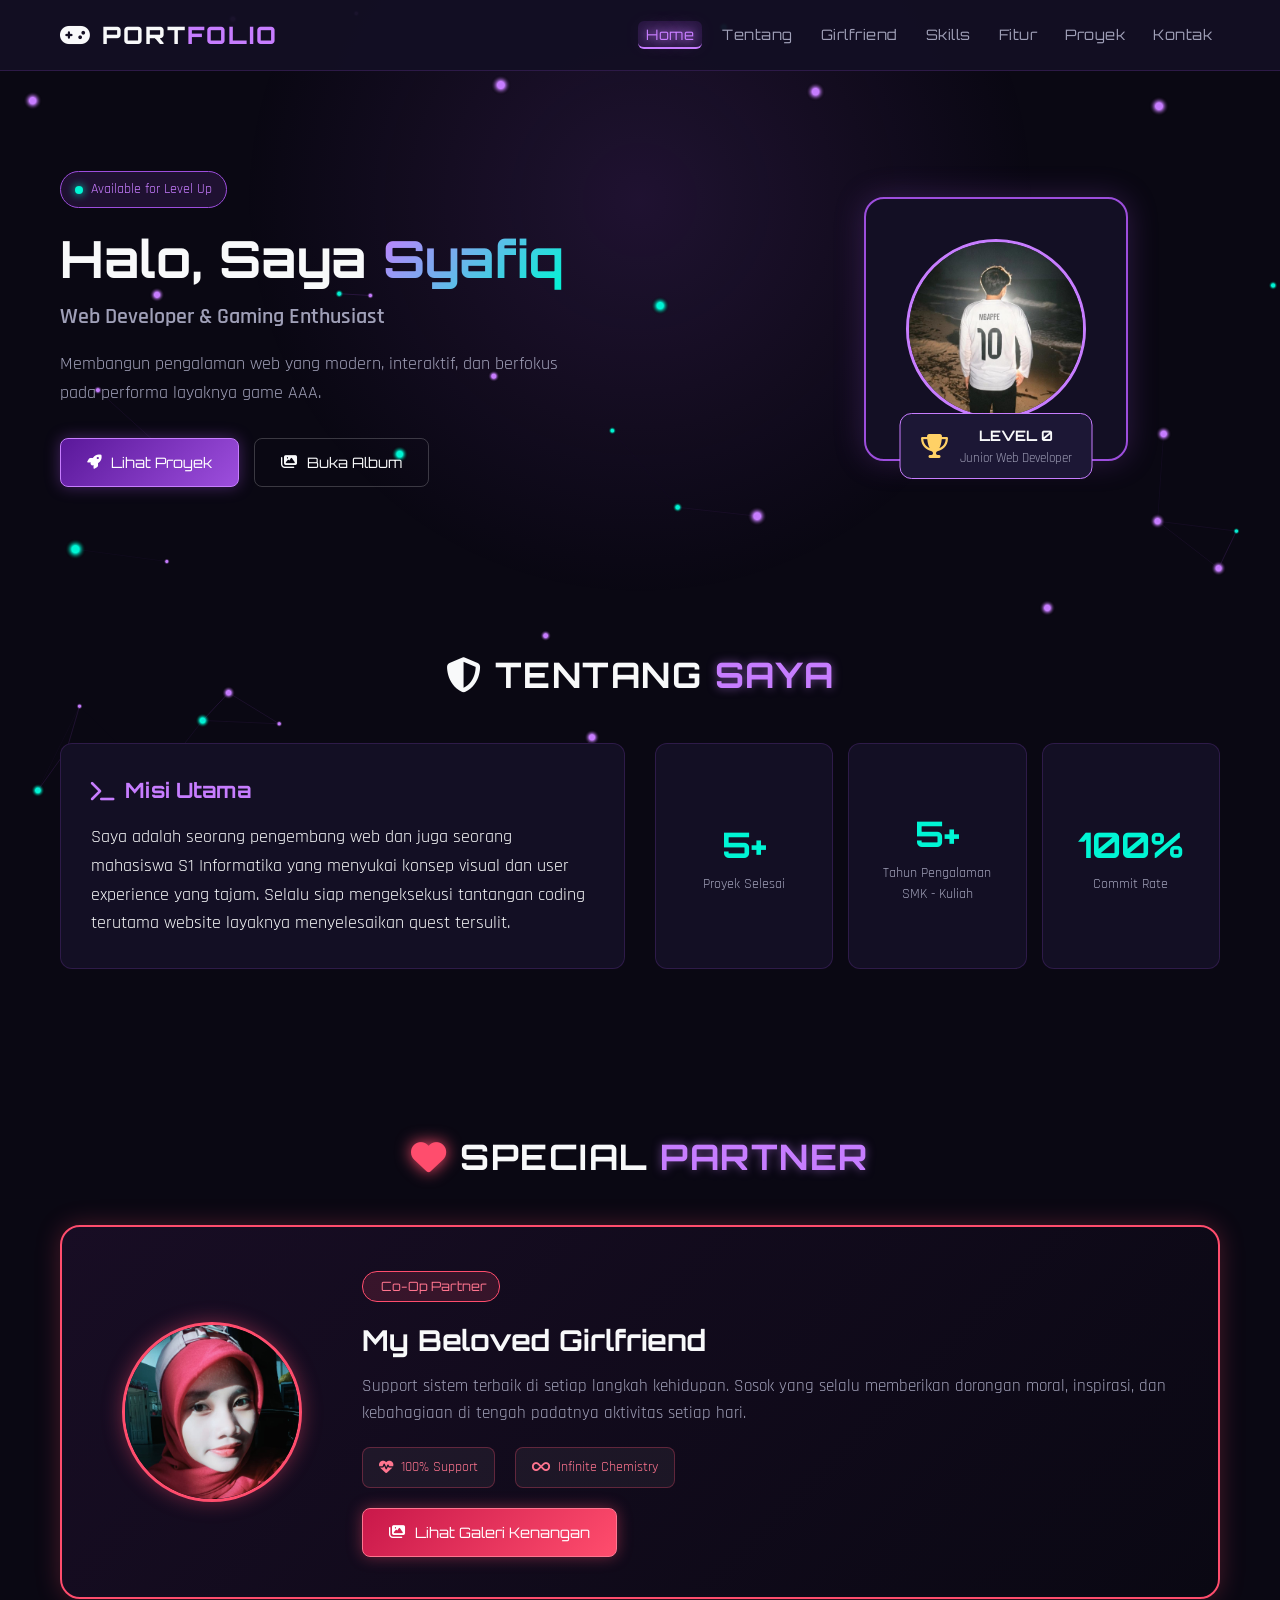
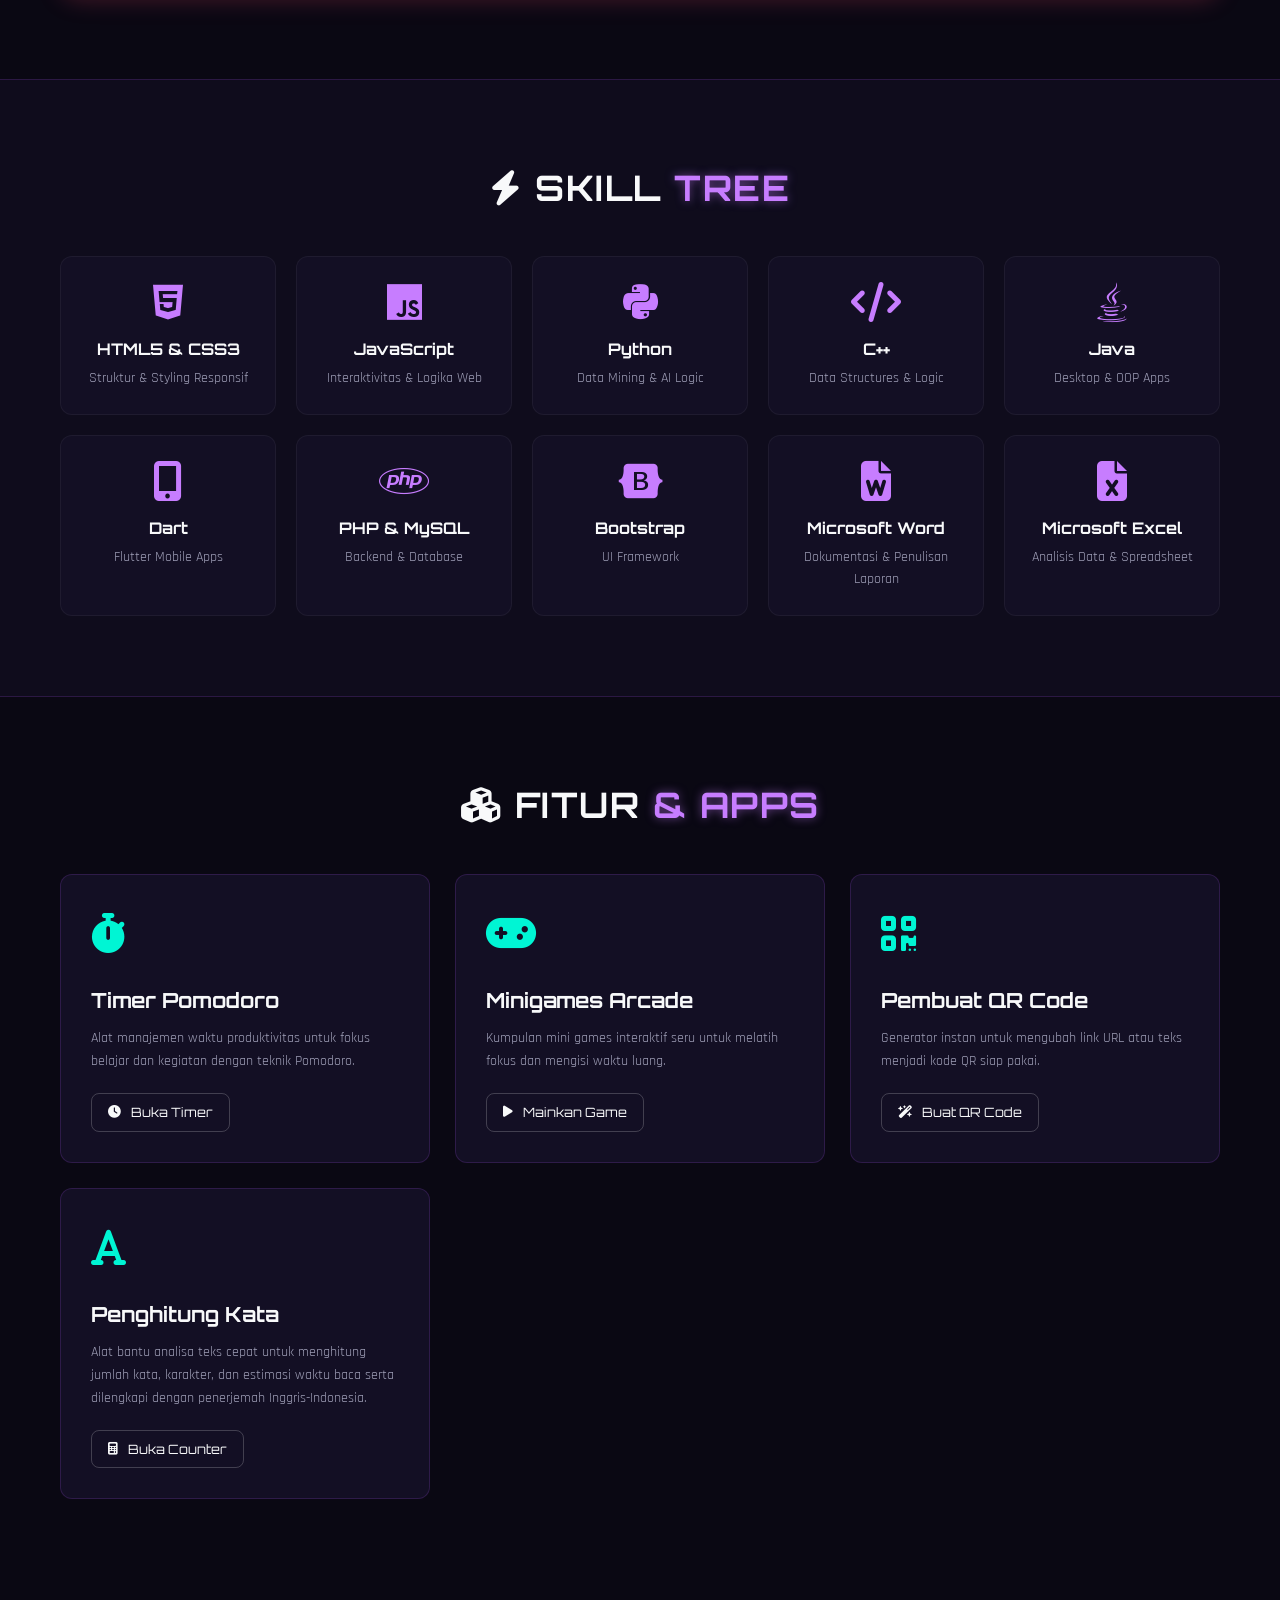
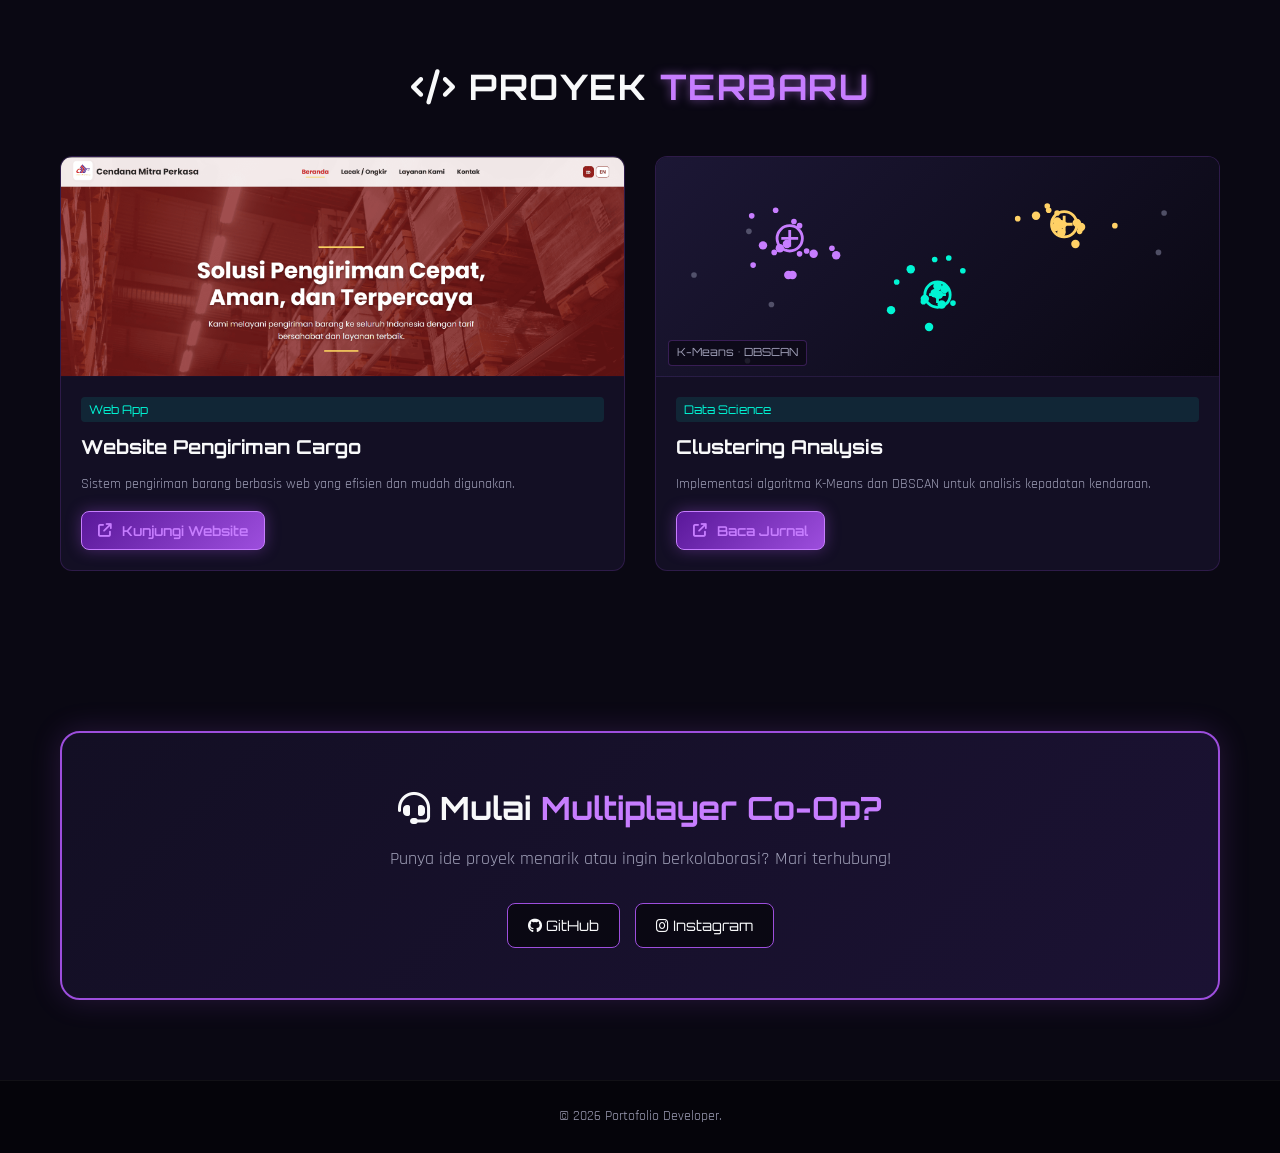
<file: PortofolioWebsite/index.html>
<!DOCTYPE html>
<html lang="id">
<head>
    <meta charset="UTF-8">
    <meta name="viewport" content="width=device-width, initial-scale=1.0">
    <title>Portofolio | Gaming & Web Developer</title>
    <link rel="preconnect" href="https://fonts.googleapis.com">
    <link rel="preconnect" href="https://fonts.gstatic.com" crossorigin>
    <link rel="preconnect" href="https://cdnjs.cloudflare.com" crossorigin>
    <link href="https://fonts.googleapis.com/css2?family=Orbitron:wght@400;600;800&family=Rajdhani:wght@500;600;700&display=swap" rel="stylesheet">
    <link rel="stylesheet" href="https://cdnjs.cloudflare.com/ajax/libs/font-awesome/6.4.0/css/all.min.css">
    <link rel="stylesheet" href="style.css">
</head>
<body>
    <div class="bg-glow"></div>
    <!-- NAVBAR -->
<nav class="navbar">
    <div class="container navbar-content">
        <a href="auth/index.html" class="logo">
            <i class="fa-solid fa-gamepad"></i> PORT<span>FOLIO</span>
        </a>
        <button class="nav-toggle" id="nav-toggle" aria-label="Toggle menu">
            <i class="fa-solid fa-bars"></i>
        </button>
        <ul class="nav-menu" id="nav-menu">
            <li><a href="#home" class="active">Home</a></li>
            <li><a href="#about">Tentang</a></li>
            <li><a href="#gf">Girlfriend</a></li>
            <li><a href="#skills">Skills</a></li>
            <li><a href="#features">Fitur</a></li>
            <li><a href="#projects">Proyek</a></li>
            <li><a href="#contact">Kontak</a></li>
        </ul>
    </div>
</nav>
    <!-- HERO SECTION -->
    <header id="home" class="hero">
        <div class="container hero-content">
            <div class="hero-text">
                <div class="badge-status">
                    <span class="status-dot"></span> Available for Level Up
                </div>
                <h1>Halo, Saya <span class="text-gradient">Syafiq</span></h1>
                <p class="subtitle">Web Developer & Gaming Enthusiast</p>
                <p class="desc">
                    Membangun pengalaman web yang modern, interaktif, dan berfokus pada performa layaknya game AAA.
                </p>
                <div class="hero-btns">
                    <a href="#projects" class="btn btn-primary"><i class="fa-solid fa-rocket"></i> Lihat Proyek</a>
                    <a href="album/index.html" class="btn btn-outline"><i class="fa-solid fa-images"></i> Buka Album</a>
                </div>
            </div>
            <div class="hero-avatar">
                <div class="avatar-card">
                    <div class="avatar-frame">
                        <i class="fa-solid fa-user-ninja avatar-icon"></i>
                        <img src="assets/pp.jpeg" alt="Foto Syafiq" class="avatar-photo" decoding="async" fetchpriority="high" onerror="this.classList.add('broken')">
                    </div>
                    <div class="stat-badge">
                        <i class="fa-solid fa-trophy"></i>
                        <div>
                            <h4>LEVEL 0</h4>
                            <p>Junior Web Developer</p>
                        </div>
                    </div>
                </div>
            </div>
        </div>
    </header>

    <main>
        <!-- ABOUT SECTION -->
        <section id="about" class="container section">
            <h2 class="section-title"><i class="fa-solid fa-shield-halved"></i> Tentang <span>Saya</span></h2>
            <div class="about-grid">
                <div class="about-card">
                    <h3><i class="fa-solid fa-terminal"></i> Misi Utama</h3>
                    <p>
                        Saya adalah seorang pengembang web dan juga seorang mahasiswa S1 Informatika yang menyukai konsep visual dan user experience yang tajam. Selalu siap mengeksekusi tantangan coding terutama website layaknya menyelesaikan quest tersulit.
                    </p>
                </div>
                <div class="about-stats">
                    <div class="stat-box">
                        <h2>5+</h2>
                        <p>Proyek Selesai</p>
                    </div>
                    <div class="stat-box">
                        <h2>5+</h2>
                        <p>Tahun Pengalaman SMK - Kuliah</p>
                    </div>
                    <div class="stat-box">
                        <h2>100%</h2>
                        <p>Commit Rate</p>
                    </div>
                </div>
            </div>
        </section>

        <!-- GIRLFRIEND -->
        <section id="gf" class="container section">
            <h2 class="section-title"><i class="fa-solid fa-heart text-pink"></i> Special <span>Partner</span></h2>
            <div class="gf-card">
                <div class="gf-avatar-frame">
                    <i class="fa-solid fa-user-astronaut gf-icon"></i>
                    <img src="assets/ppgf.jpeg" alt="Foto Girlfriend" class="avatar-photo" loading="lazy" decoding="async" onerror="this.classList.add('broken')">
                </div>
                <div class="gf-info">
                    <span class="badge-pink"><i class="fa-solid fa-sparkles"></i> Co-Op Partner</span>
                    <h3>My Beloved Girlfriend</h3>
                    <p class="gf-desc">
                        Support sistem terbaik di setiap langkah kehidupan. Sosok yang selalu memberikan dorongan moral, inspirasi, dan kebahagiaan di tengah padatnya aktivitas setiap hari.
                    </p>
                    <div class="gf-stats">
                        <div class="gf-stat-item">
                            <i class="fa-solid fa-heart-pulse"></i>
                            <span>100% Support</span>
                        </div>
                        <div class="gf-stat-item">
                            <i class="fa-solid fa-infinity"></i>
                            <span>Infinite Chemistry</span>
                        </div>
                    </div>
                        <a href="album/index.html?filter=girlfriend" class="btn btn-pink mt-3">
                            <i class="fa-solid fa-images"></i> Lihat Galeri Kenangan
                        </a>
                </div>
            </div>
        </section>

        <!-- SKILLS SECTION -->
        <section id="skills" class="full-width-section">
            <div class="container">
                <h2 class="section-title"><i class="fa-solid fa-bolt"></i> Skill <span>Tree</span></h2>
                <div class="skills-grid">
                    <div class="skill-card">
                        <i class="fa-brands fa-html5 skill-icon"></i>
                        <h3>HTML5 & CSS3</h3>
                        <p>Struktur & Styling Responsif</p>
                    </div>
                    <div class="skill-card">
                        <i class="fa-brands fa-js skill-icon"></i>
                        <h3>JavaScript</h3>
                        <p>Interaktivitas & Logika Web</p>
                    </div>
                    <div class="skill-card">
                        <i class="fa-brands fa-python skill-icon"></i>
                        <h3>Python</h3>
                        <p>Data Mining & AI Logic</p>
                    </div>
                    <div class="skill-card">
                        <i class="fa-solid fa-code skill-icon"></i>
                        <h3>C++</h3>
                        <p>Data Structures & Logic</p>
                    </div>
                    <div class="skill-card">
                        <i class="fa-brands fa-java skill-icon"></i>
                        <h3>Java</h3>
                        <p>Desktop & OOP Apps</p>
                    </div>
                    <div class="skill-card">
                        <i class="fa-solid fa-mobile-screen-button skill-icon"></i>
                        <h3>Dart</h3>
                        <p>Flutter Mobile Apps</p>
                    </div>
                    <div class="skill-card">
                        <i class="fa-brands fa-php skill-icon"></i>
                        <h3>PHP & MySQL</h3>
                        <p>Backend & Database</p>
                    </div>
                    <div class="skill-card">
                        <i class="fa-brands fa-bootstrap skill-icon"></i>
                        <h3>Bootstrap</h3>
                        <p>UI Framework</p>
                    </div>
                    <div class="skill-card">
                        <i class="fa-solid fa-file-word skill-icon text-purple"></i>
                        <h3>Microsoft Word</h3>
                        <p>Dokumentasi & Penulisan Laporan</p>
                    </div>
                    <div class="skill-card">
                        <i class="fa-solid fa-file-excel skill-icon text-purple"></i>
                        <h3>Microsoft Excel</h3>
                        <p>Analisis Data & Spreadsheet</p>
                    </div>
                </div>
            </div>
        </section>

        <!-- FITUR & MINI APPS SECTION -->
        <section id="features" class="container section">
            <h2 class="section-title"><i class="fa-solid fa-cubes"></i> Fitur <span>& Apps</span></h2>
            <div class="features-grid">
                <!-- Fitur 1: Timer Pomodoro -->
                <div class="feature-card">
                    <div class="feature-icon"><i class="fa-solid fa-stopwatch"></i></div>
                    <h3>Timer Pomodoro</h3>
                    <p>Alat manajemen waktu produktivitas untuk fokus belajar dan kegiatan dengan teknik Pomodoro.</p>
                    <a href="timer_pomodoro/index.html" class="btn btn-outline btn-sm"><i class="fa-solid fa-clock"></i> Buka Timer</a>
                </div>

                <!-- Fitur 2: Minigames Arcade -->
                <div class="feature-card">
                    <div class="feature-icon"><i class="fa-solid fa-gamepad"></i></div>
                    <h3>Minigames Arcade</h3>
                    <p>Kumpulan mini games interaktif seru untuk melatih fokus dan mengisi waktu luang.</p>
                    <a href="minigames/index.html" class="btn btn-outline btn-sm"><i class="fa-solid fa-play"></i> Mainkan Game</a>
                </div>

                <!-- Fitur 3: QR Code Generator -->
                <div class="feature-card">
                    <div class="feature-icon"><i class="fa-solid fa-qrcode"></i></div>
                    <h3>Pembuat QR Code</h3>
                    <p>Generator instan untuk mengubah link URL atau teks menjadi kode QR siap pakai.</p>
                    <a href="create_qrcode/index.html" class="btn btn-outline btn-sm"><i class="fa-solid fa-wand-magic-sparkles"></i> Buat QR Code</a>
                </div>

                <!-- Fitur 4: Penghitung Kata -->
                <div class="feature-card">
                    <div class="feature-icon"><i class="fa-solid fa-font"></i></div>
                    <h3>Penghitung Kata</h3>
                    <p>Alat bantu analisa teks cepat untuk menghitung jumlah kata, karakter, dan estimasi waktu baca serta dilengkapi dengan penerjemah Inggris-Indonesia.</p>
                    <a href="penghitung_kata/index.html" class="btn btn-outline btn-sm"><i class="fa-solid fa-calculator"></i> Buka Counter</a>
                </div>
            </div>
        </section>

        <!-- PROJECTS SECTION -->
        <section id="projects" class="container section">
            <h2 class="section-title"><i class="fa-solid fa-code"></i> Proyek <span>Terbaru</span></h2>
            <div class="projects-grid">
                <!-- Project 1 -->
                <div class="project-card">
                    <div class="project-img project-preview">
                        <div class="preview-fallback" aria-hidden="true"><i class="fa-solid fa-truck-fast"></i><span>cendanakargo.com</span></div>
                        <img src="assets/cendana.png" alt="Tampilan Website Pengiriman Cargo" class="preview-img" loading="lazy" decoding="async" onerror="this.classList.add('broken')">
                    </div>
                    <div class="project-info">
                        <span class="project-tag">Web App</span>
                        <h3>Website Pengiriman Cargo</h3>
                        <p>Sistem pengiriman barang berbasis web yang efisien dan mudah digunakan.</p>
                        <div class="project-links">
                            <a href="https://www.cendanakargo.com/" target="_blank" rel="noopener noreferrer" class="btn btn-primary btn-sm"><i class="fa-solid fa-arrow-up-right-from-square"></i> Kunjungi Website</a>
                        </div>
                    </div>
                </div>
                <!-- Project 2 -->
                <div class="project-card">
                    <div class="project-img project-visual">
                        <svg id="cluster-art" viewBox="0 0 400 180" preserveAspectRatio="xMidYMid slice" role="img" aria-label="Ilustrasi hasil clustering K-Means dan DBSCAN"></svg>
                        <span class="visual-label">K-Means &bull; DBSCAN</span>
                    </div>
                    <div class="project-info">
                        <span class="project-tag">Data Science</span>
                        <h3>Clustering Analysis</h3>
                        <p>Implementasi algoritma K-Means dan DBSCAN untuk analisis kepadatan kendaraan.</p>
                        <div class="project-links">
                            <a href="https://jurnal.pustakagalerimandiri.co.id/index.php/pustakadata/article/view/1900/1299" target="_blank" rel="noopener noreferrer" class="btn btn-primary btn-sm"><i class="fa-solid fa-arrow-up-right-from-square"></i> Baca Jurnal</a>
                        </div>
                    </div>
                </div>
            </div>
        </section>

        <!-- CONTACT SECTION -->
        <section id="contact" class="container section">
            <div class="contact-box">
                <h2><i class="fa-solid fa-headset"></i> Mulai <span>Multiplayer Co-Op?</span></h2>
                <p>Punya ide proyek menarik atau ingin berkolaborasi? Mari terhubung!</p>
                <div class="contact-socials">
                    <a href="https://github.com/Syafiq1111" class="social-link"><i class="fa-brands fa-github"></i> GitHub</a>
                    <a href="https://www.instagram.com/syafiqhfz._/" target="_blank" rel="noopener noreferrer" class="social-link"><i class="fa-brands fa-instagram"></i> Instagram</a>
                </div>
            </div>
        </section>
    </main>

    <!-- FOOTER -->
    <footer class="footer">
        <div class="container">
            <p>© 2026 Portofolio Developer.</p>
        </div>
    </footer>

    <script src="script.js"></script>
</body>
</html>
</file>
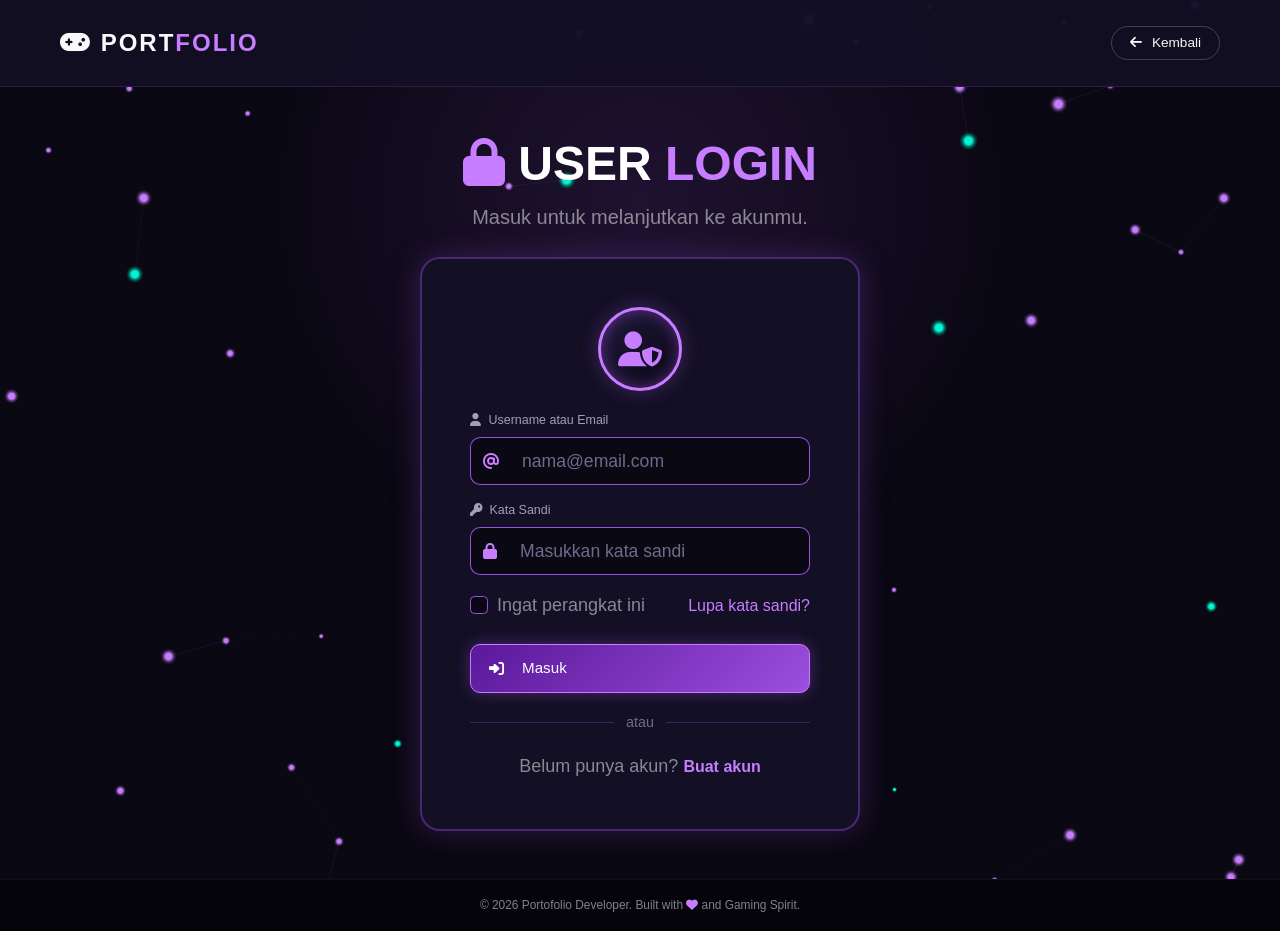
<file: PortofolioWebsite/auth/index.html>
<!DOCTYPE html>
<html lang="id">
<head>
    <meta charset="UTF-8">
    <meta name="viewport" content="width=device-width, initial-scale=1.0">
    <title>Login | Cyber Focus</title>
    <meta http-equiv="Content-Security-Policy" content="
        default-src 'self' file:;
        script-src 'self' file:;
        style-src 'self' file: https://cdn.jsdelivr.net https://cdnjs.cloudflare.com https://fonts.googleapis.com 'unsafe-inline';
        font-src https://fonts.gstatic.com https://cdnjs.cloudflare.com;
        img-src 'self' file: data:;
        form-action 'self';
        base-uri 'none';
        object-src 'none';">
    <meta name="referrer" content="no-referrer">
    <meta name="robots" content="noindex, nofollow">
    <link href="https://cdn.jsdelivr.net/npm/bootstrap@5.3.2/dist/css/bootstrap.min.css" rel="stylesheet"
          integrity="sha384-T3c6CoIi6uLrA9TneNEoa7RxnatzjcDSCmG1MXxSR1GAsXEV/Dwwykc2MPK8M2HN" crossorigin="anonymous">
    <link rel="stylesheet" href="https://cdnjs.cloudflare.com/ajax/libs/font-awesome/6.4.0/css/all.min.css">
    <link href="https://fonts.googleapis.com/css2?family=Orbitron:wght@600;800&family=Rajdhani:wght@500;700&display=swap" rel="stylesheet">
    <link rel="stylesheet" href="../style.css">

    <style>
        body {
            background-color: #0a0813;
            color: #f8f9fa;
            font-family: 'Rajdhani', sans-serif;
            min-height: 100vh;
            display: flex;
            flex-direction: column;
        }

        /* CUSTOM SCROLLBAR WARNA UNGU NEON */
        ::-webkit-scrollbar { width: 10px; }
        ::-webkit-scrollbar-track { background: #0a0813; }
        ::-webkit-scrollbar-thumb { background: #9d4edd; border-radius: 5px; box-shadow: 0 0 10px #c77dff; }
        ::-webkit-scrollbar-thumb:hover { background: #c77dff; }

        .navbar-content { display: flex; justify-content: space-between; align-items: center; width: 100%; }
        .btn-back-nav { margin-left: auto; border-radius: 50px; padding: 6px 18px; font-size: 0.85rem; }

        /* ---------- Kartu login ---------- */
        .login-card {
            background: #130f24;
            border: 2px solid rgba(157, 78, 221, 0.4);
            border-radius: 20px;
            box-shadow: 0 0 30px rgba(157, 78, 221, 0.25);
            max-width: 440px;
            margin: 0 auto;
        }

        .login-icon {
            width: 84px; height: 84px; margin: 0 auto 20px;
            display: flex; align-items: center; justify-content: center;
            border-radius: 50%;
            font-size: 2.2rem; color: #c77dff;
            background: linear-gradient(135deg, #1f183c, #0a0813);
            border: 3px solid #c77dff;
            box-shadow: inset 0 0 15px rgba(157, 78, 221, 0.5), 0 0 20px rgba(157, 78, 221, 0.35);
        }

        .field-label {
            font-family: 'Orbitron', sans-serif;
            font-size: 0.78rem;
            color: #a0a0b8;
            margin-bottom: 6px;
            display: block;
            text-align: left;
        }

        .input-group-cyber .input-group-text,
        .input-group-cyber .form-control {
            background: #0a0813;
            border: 1px solid #9d4edd;
            color: #c77dff;
        }
        .input-group-cyber .input-group-text { border-right: 0; border-radius: 10px 0 0 10px; }
        .input-group-cyber .form-control {
            color: #f8f9fa;
            font-family: 'Rajdhani', sans-serif;
            font-size: 1.1rem;
            font-weight: 600;
            padding: 10px 12px;
            border-left: 0;
            border-radius: 0 10px 10px 0;
        }
        .input-group-cyber .form-control::placeholder { color: #6f6a8c; font-weight: 500; }
        .input-group-cyber:focus-within .input-group-text,
        .input-group-cyber:focus-within .form-control { border-color: #c77dff; }
        .input-group-cyber:focus-within { box-shadow: 0 0 12px rgba(199, 125, 255, 0.45); border-radius: 10px; }
        .input-group-cyber .form-control:focus { background: #0a0813; color: #fff; box-shadow: none; outline: none; }
        .input-group-cyber .form-control:-webkit-autofill {
            -webkit-text-fill-color: #f8f9fa;
            box-shadow: 0 0 0 1000px #0a0813 inset;
            caret-color: #fff;
        }

        .form-check-input { background-color: #0a0813; border-color: #9d4edd; }
        .form-check-input:checked { background-color: #9d4edd; border-color: #c77dff; }
        .form-check-input:focus { box-shadow: 0 0 0 0.2rem rgba(199, 125, 255, 0.35); border-color: #c77dff; }

        .btn-login {
            width: 100%;
            font-family: 'Orbitron', sans-serif;
            font-size: 0.95rem;
            padding: 12px 18px;
            border-radius: 10px;
            color: #fff;
            background: linear-gradient(135deg, #5a189a, #9d4edd);
            border: 1px solid #c77dff;
            box-shadow: 0 0 15px rgba(157, 78, 221, 0.4);
            transition: all 0.3s ease;
        }
        .btn-login:hover { color: #fff; box-shadow: 0 0 25px rgba(199, 125, 255, 0.7); }
        .btn-login:focus-visible { outline: 3px solid #fff; outline-offset: 2px; }

        .link-cyber { color: #c77dff; text-decoration: none; font-size: 1rem; transition: color 0.2s ease; }
        .link-cyber:hover { color: #00f5d4; text-decoration: underline; }
        .link-cyber:focus-visible { outline: 3px solid #fff; outline-offset: 2px; border-radius: 4px; }

        .divider { display: flex; align-items: center; gap: 12px; color: #6f6a8c; font-size: 0.9rem; margin: 18px 0; }
        .divider::before, .divider::after { content: ''; flex: 1; height: 1px; background: rgba(157, 78, 221, 0.3); }

        @media (max-width: 575.98px) {
            .display-5 { font-size: 1.8rem !important; }
            main .fs-5 { font-size: 1rem !important; }
            .login-card { border-radius: 16px; }
        }
        @media (prefers-reduced-motion: reduce) {
            * { transition: none !important; animation: none !important; }
        }
    </style>
</head>
<body>
    <div class="bg-glow"></div>

    <!-- NAVBAR HEADER -->
    <nav class="navbar">
        <div class="container navbar-content">
            <div class="logo" style="cursor: default;">
                <i class="fa-solid fa-gamepad"></i> PORT<span>FOLIO</span>
            </div>
            <a href="../index.html" class="btn btn-outline btn-back-nav">
                <i class="fa-solid fa-arrow-left"></i> Kembali
            </a>
        </div>
    </nav>

    <!-- KONTEN UTAMA -->
    <main class="container my-auto py-5">
        <div class="text-center mb-4">
            <h1 class="fw-bold text-white display-5" style="font-family: 'Orbitron', sans-serif;">
                <i class="fa-solid fa-lock text-purple"></i> USER <span style="color: #c77dff;">LOGIN</span>
            </h1>
            <p class="text-white-50 fs-5">Masuk untuk melanjutkan ke akunmu.</p>
        </div>

        <div class="login-card p-4 p-md-5 text-center">
            <div class="login-icon" aria-hidden="true"><i class="fa-solid fa-user-shield"></i></div>
            <form method="post" action="#" autocomplete="on">

                <!-- USERNAME -->
                <div class="mb-3">
                    <label class="field-label" for="username"><i class="fa-solid fa-user me-1"></i> Username atau Email</label>
                    <div class="input-group input-group-cyber">
                        <span class="input-group-text"><i class="fa-solid fa-at" aria-hidden="true"></i></span>
                        <input type="text" class="form-control" id="username" name="username"
                               placeholder="nama@email.com" maxlength="64"
                               autocomplete="username" autocapitalize="off" autocorrect="off" spellcheck="false"
                               inputmode="email" required>
                    </div>
                </div>

                <!-- PASSWORD -->
                <div class="mb-3">
                    <label class="field-label" for="password"><i class="fa-solid fa-key me-1"></i> Kata Sandi</label>
                    <div class="input-group input-group-cyber">
                        <span class="input-group-text"><i class="fa-solid fa-lock" aria-hidden="true"></i></span>
                        <input type="password" class="form-control" id="password" name="password"
                               placeholder="Masukkan kata sandi" maxlength="128"
                               autocomplete="current-password" autocapitalize="off" autocorrect="off" spellcheck="false"
                               required>
                    </div>
                </div>

                <div class="d-flex justify-content-between align-items-center flex-wrap gap-2 mb-4">
                    <div class="form-check text-start m-0">
                        <input class="form-check-input" type="checkbox" id="remember" name="remember">
                        <label class="form-check-label text-white-50" for="remember">Ingat perangkat ini</label>
                    </div>
                    <a href="#" class="link-cyber">Lupa kata sandi?</a>
                </div>
                <button type="button" class="btn btn-login">
                    <i class="fa-solid fa-right-to-bracket me-2"></i> Masuk
                </button>
            </form>

            <div class="divider">atau</div>

            <p class="mb-0 text-white-50">
                Belum punya akun?
                <a href="#" class="link-cyber fw-bold">Buat akun</a>
            </p>
        </div>
    </main>

    <!-- FOOTER -->
    <footer class="footer mt-auto py-3 text-center border-top border-secondary border-opacity-10">
        <div class="container">
            <p class="m-0 text-white-50 small">© 2026 Portofolio Developer. Built with <i class="fa-solid fa-heart text-purple"></i> and Gaming Spirit.</p>
        </div>
    </footer>

    <script src="../script.js"></script>
</body>
</html>
</file>
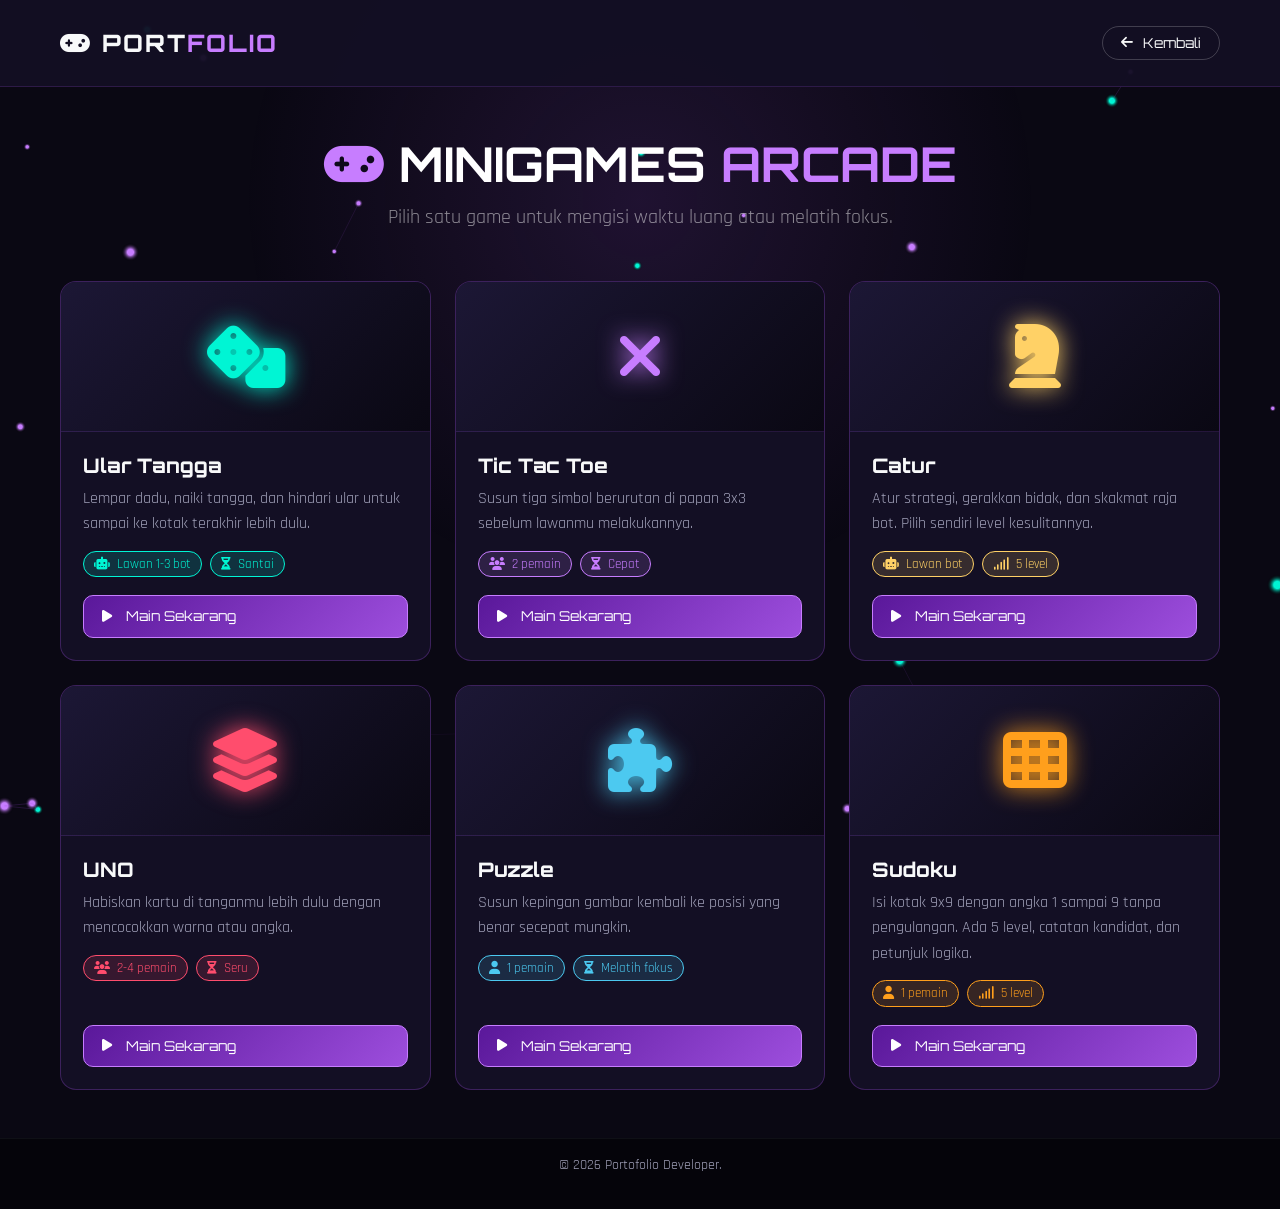
<file: PortofolioWebsite/minigames/index.html>
<!DOCTYPE html>
<html lang="id">
<head>
    <meta charset="UTF-8">
    <meta name="viewport" content="width=device-width, initial-scale=1.0">
    <title>Minigames Arcade | Cyber Text Tools</title>
    <link href="https://cdn.jsdelivr.net/npm/bootstrap@5.3.2/dist/css/bootstrap.min.css" rel="stylesheet">
    <link rel="stylesheet" href="https://cdnjs.cloudflare.com/ajax/libs/font-awesome/6.4.0/css/all.min.css">
    <link href="https://fonts.googleapis.com/css2?family=Orbitron:wght@600;800&family=Rajdhani:wght@500;700&display=swap" rel="stylesheet">
    <link rel="stylesheet" href="../style.css">

    <style>
        body {
            background-color: #0a0813;
            color: #f8f9fa;
            font-family: 'Rajdhani', sans-serif;
            min-height: 100vh;
            display: flex;
            flex-direction: column;
        }

        .navbar-content {
            display: flex;
            justify-content: space-between;
            align-items: center;
            width: 100%;
        }

        .btn-back-nav {
            margin-left: auto;
            border-radius: 50px;
            padding: 6px 18px;
            font-size: 0.85rem;
        }

        .game-card {
            --accent: #c77dff;
            --accent-soft: rgba(199, 125, 255, 0.15);
            height: 100%;
            display: flex;
            flex-direction: column;
            background: #130f24;
            border: 1px solid rgba(157, 78, 221, 0.3);
            border-radius: 16px;
            overflow: hidden;
            transition: transform 0.3s ease, border-color 0.3s ease, box-shadow 0.3s ease;
        }

        .game-card:hover {
            transform: translateY(-6px);
            border-color: var(--accent);
            box-shadow: 0 8px 25px var(--accent-soft);
        }

        .game-cover {
            height: 150px;
            display: flex;
            align-items: center;
            justify-content: center;
            background: linear-gradient(135deg, #1c1735, #0a0813);
            border-bottom: 1px solid rgba(157, 78, 221, 0.15);
        }

        .game-cover i {
            font-size: 4rem;
            color: var(--accent);
            filter: drop-shadow(0 0 12px var(--accent));
        }

        .game-body {
            padding: 22px;
            display: flex;
            flex-direction: column;
            flex: 1;
        }

        .game-title {
            font-family: 'Orbitron', sans-serif;
            font-size: 1.25rem;
            font-weight: 800;
            margin-bottom: 8px;
        }

        .game-desc {
            color: #a0a0b8;
            font-size: 1rem;
            margin-bottom: 14px;
        }

        .game-meta {
            display: flex;
            flex-wrap: wrap;
            gap: 8px;
            margin-bottom: 18px;
        }

        .game-chip {
            font-size: 0.8rem;
            color: var(--accent);
            background: var(--accent-soft);
            border: 1px solid var(--accent);
            border-radius: 20px;
            padding: 2px 10px;
        }

        .btn-play {
            margin-top: auto;
            font-family: 'Orbitron', sans-serif;
            font-size: 0.85rem;
            border-radius: 10px;
            padding: 10px 18px;
            color: #fff;
            background: linear-gradient(135deg, #5a189a, #9d4edd);
            border: 1px solid #c77dff;
            transition: box-shadow 0.3s ease, transform 0.3s ease;
        }

        .btn-play:hover {
            color: #fff;
            transform: translateY(-2px);
            box-shadow: 0 0 15px rgba(199, 125, 255, 0.6);
        }

        ::-webkit-scrollbar { width: 8px; }
        ::-webkit-scrollbar-track { background: #0a0813; }
        ::-webkit-scrollbar-thumb { background: #9d4edd; border-radius: 10px; }
    </style>
</head>
<body>
    <div class="bg-glow"></div>

    <!-- NAVBAR HEADER -->
    <nav class="navbar">
        <div class="container navbar-content">
            <a href="../index.html" class="logo">
                <i class="fa-solid fa-gamepad"></i> PORT<span>FOLIO</span>
            </a>
            <a href="../index.html#features" class="btn btn-outline btn-back-nav">
                <i class="fa-solid fa-arrow-left"></i> Kembali
            </a>
        </div>
    </nav>

    <!-- KONTEN UTAMA -->
    <main class="container my-auto py-5">

        <div class="text-center mb-5">
            <h1 class="fw-bold text-white display-5" style="font-family: 'Orbitron', sans-serif;">
                <i class="fa-solid fa-gamepad text-purple"></i> MINIGAMES <span style="color: #c77dff;">ARCADE</span>
            </h1>
            <p class="text-white-50 fs-5">Pilih satu game untuk mengisi waktu luang atau melatih fokus.</p>
        </div>

        <div class="row g-4">

            <!-- Game 1: Ular Tangga -->
            <div class="col-md-6 col-lg-4">
                <article class="game-card" style="--accent: #00f5d4; --accent-soft: rgba(0, 245, 212, 0.15);">
                    <div class="game-cover"><i class="fa-solid fa-dice" aria-hidden="true"></i></div>
                    <div class="game-body">
                        <h2 class="game-title">Ular Tangga</h2>
                        <p class="game-desc">Lempar dadu, naiki tangga, dan hindari ular untuk sampai ke kotak terakhir lebih dulu.</p>
                        <div class="game-meta">
                            <span class="game-chip"><i class="fa-solid fa-robot me-1"></i> Lawan 1-3 bot</span>
                            <span class="game-chip"><i class="fa-solid fa-hourglass-half me-1"></i> Santai</span>
                        </div>
                        <a href="ular_tangga/index.html" class="btn btn-play"><i class="fa-solid fa-play me-1"></i> Main Sekarang</a>
                    </div>
                </article>
            </div>

            <!-- Game 2: Tic Tac Toe -->
            <div class="col-md-6 col-lg-4">
                <article class="game-card" style="--accent: #c77dff; --accent-soft: rgba(199, 125, 255, 0.15);">
                    <div class="game-cover"><i class="fa-solid fa-xmark" aria-hidden="true"></i></div>
                    <div class="game-body">
                        <h2 class="game-title">Tic Tac Toe</h2>
                        <p class="game-desc">Susun tiga simbol berurutan di papan 3x3 sebelum lawanmu melakukannya.</p>
                        <div class="game-meta">
                            <span class="game-chip"><i class="fa-solid fa-users me-1"></i> 2 pemain</span>
                            <span class="game-chip"><i class="fa-solid fa-hourglass-half me-1"></i> Cepat</span>
                        </div>
                        <a href="tictactoe/index.html" class="btn btn-play"><i class="fa-solid fa-play me-1"></i> Main Sekarang</a>
                    </div>
                </article>
            </div>

            <!-- Game 3: Catur -->
            <div class="col-md-6 col-lg-4">
                <article class="game-card" style="--accent: #ffd166; --accent-soft: rgba(255, 209, 102, 0.15);">
                    <div class="game-cover"><i class="fa-solid fa-chess-knight" aria-hidden="true"></i></div>
                    <div class="game-body">
                        <h2 class="game-title">Catur</h2>
                        <p class="game-desc">Atur strategi, gerakkan bidak, dan skakmat raja bot. Pilih sendiri level kesulitannya.</p>
                        <div class="game-meta">
                            <span class="game-chip"><i class="fa-solid fa-robot me-1"></i> Lawan bot</span>
                            <span class="game-chip"><i class="fa-solid fa-signal me-1"></i> 5 level</span>
                        </div>
                        <a href="catur/index.html" class="btn btn-play"><i class="fa-solid fa-play me-1"></i> Main Sekarang</a>
                    </div>
                </article>
            </div>

            <!-- Game 4: UNO -->
            <div class="col-md-6 col-lg-4">
                <article class="game-card" style="--accent: #ff4d6d; --accent-soft: rgba(255, 77, 109, 0.15);">
                    <div class="game-cover"><i class="fa-solid fa-layer-group" aria-hidden="true"></i></div>
                    <div class="game-body">
                        <h2 class="game-title">UNO</h2>
                        <p class="game-desc">Habiskan kartu di tanganmu lebih dulu dengan mencocokkan warna atau angka.</p>
                        <div class="game-meta">
                            <span class="game-chip"><i class="fa-solid fa-users me-1"></i> 2-4 pemain</span>
                            <span class="game-chip"><i class="fa-solid fa-hourglass-half me-1"></i> Seru</span>
                        </div>
                        <a href="uno/index.html" class="btn btn-play"><i class="fa-solid fa-play me-1"></i> Main Sekarang</a>
                    </div>
                </article>
            </div>

            <!-- Game 5: Puzzle -->
            <div class="col-md-6 col-lg-4">
                <article class="game-card" style="--accent: #4cc9f0; --accent-soft: rgba(76, 201, 240, 0.15);">
                    <div class="game-cover"><i class="fa-solid fa-puzzle-piece" aria-hidden="true"></i></div>
                    <div class="game-body">
                        <h2 class="game-title">Puzzle</h2>
                        <p class="game-desc">Susun kepingan gambar kembali ke posisi yang benar secepat mungkin.</p>
                        <div class="game-meta">
                            <span class="game-chip"><i class="fa-solid fa-user me-1"></i> 1 pemain</span>
                            <span class="game-chip"><i class="fa-solid fa-hourglass-half me-1"></i> Melatih fokus</span>
                        </div>
                        <a href="puzzle/index.html" class="btn btn-play"><i class="fa-solid fa-play me-1"></i> Main Sekarang</a>
                    </div>
                </article>
            </div>

            <!-- Game 6: Sudoku -->
            <div class="col-md-6 col-lg-4">
                <article class="game-card" style="--accent: #ff9f1c; --accent-soft: rgba(255, 159, 28, 0.15);">
                    <div class="game-cover"><i class="fa-solid fa-table-cells" aria-hidden="true"></i></div>
                    <div class="game-body">
                        <h2 class="game-title">Sudoku</h2>
                        <p class="game-desc">Isi kotak 9x9 dengan angka 1 sampai 9 tanpa pengulangan. Ada 5 level, catatan kandidat, dan petunjuk logika.</p>
                        <div class="game-meta">
                            <span class="game-chip"><i class="fa-solid fa-user me-1"></i> 1 pemain</span>
                            <span class="game-chip"><i class="fa-solid fa-signal me-1"></i> 5 level</span>
                        </div>
                        <a href="sudoku/index.html" class="btn btn-play"><i class="fa-solid fa-play me-1"></i> Main Sekarang</a>
                    </div>
                </article>
            </div>

        </div>
    </main>

    <!-- FOOTER -->
    <footer class="footer mt-auto py-3 text-center border-top border-secondary border-opacity-10">
        <div class="container">
            <p>© 2026 Portofolio Developer.</p>
        </div>
    </footer>

    <script src="../script.js"></script>
</body>
</html>
</file>
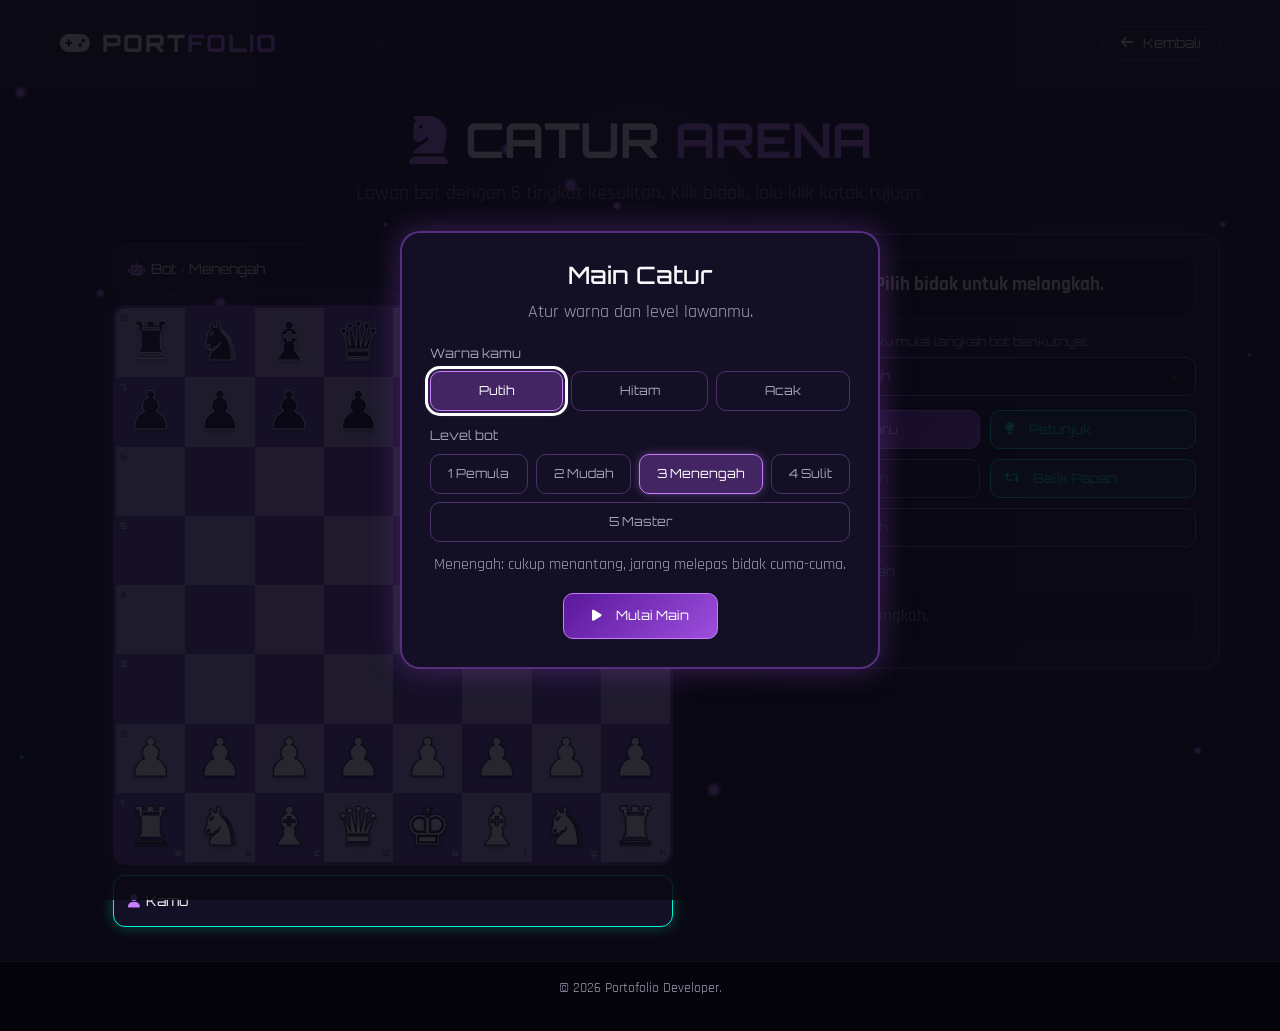
<file: PortofolioWebsite/minigames/catur/index.html>
<!DOCTYPE html>
<html lang="id">
<head>
    <meta charset="UTF-8">
    <meta name="viewport" content="width=device-width, initial-scale=1.0">
    <title>Catur | Minigames Arcade</title>
    <link href="https://cdn.jsdelivr.net/npm/bootstrap@5.3.2/dist/css/bootstrap.min.css" rel="stylesheet">
    <link rel="stylesheet" href="https://cdnjs.cloudflare.com/ajax/libs/font-awesome/6.4.0/css/all.min.css">
    <link href="https://fonts.googleapis.com/css2?family=Orbitron:wght@600;800&family=Rajdhani:wght@500;700&display=swap" rel="stylesheet">
    <link rel="stylesheet" href="../../style.css">

    <style>
        body {
            background-color: #0a0813;
            color: #f8f9fa;
            font-family: 'Rajdhani', sans-serif;
            min-height: 100vh;
            display: flex;
            flex-direction: column;
        }

        ::-webkit-scrollbar { width: 10px; height: 10px; }
        ::-webkit-scrollbar-track { background: #0a0813; }
        ::-webkit-scrollbar-thumb { background: #9d4edd; border-radius: 5px; box-shadow: 0 0 10px #c77dff; }
        ::-webkit-scrollbar-thumb:hover { background: #c77dff; }
        * { scrollbar-color: #9d4edd #0a0813; }

        .navbar-content { display: flex; justify-content: space-between; align-items: center; width: 100%; }
        .btn-back-nav { margin-left: auto; border-radius: 50px; padding: 6px 18px; font-size: 0.85rem; }

        /* ---------- Tombol ---------- */
        .btn-action {
            font-family: 'Orbitron', sans-serif;
            font-size: 0.8rem;
            border-radius: 10px;
            padding: 9px 14px;
            transition: all 0.3s ease;
        }
        .btn-primary-cyber { background: linear-gradient(135deg, #5a189a, #9d4edd); border: 1px solid #c77dff; color: #fff; }
        .btn-primary-cyber:hover:not(:disabled) { color: #fff; box-shadow: 0 0 15px rgba(199, 125, 255, 0.6); }
        .btn-teal { background: rgba(0, 245, 212, 0.12); border: 1px solid #00f5d4; color: #00f5d4; }
        .btn-teal:hover:not(:disabled) { background: #00f5d4; color: #0a0813; box-shadow: 0 0 12px rgba(0, 245, 212, 0.5); }
        .btn-red { background: rgba(255, 77, 109, 0.12); border: 1px solid #ff4d6d; color: #ff758f; }
        .btn-red:hover:not(:disabled) { background: #ff4d6d; color: #fff; box-shadow: 0 0 12px rgba(255, 77, 109, 0.5); }
        .btn-action:disabled { opacity: 0.4; }
        .btn-action:focus-visible { outline: 3px solid #fff; outline-offset: 2px; }

        /* ---------- Papan ---------- */
        .board-wrap { width: min(100%, 560px); margin: 0 auto; }

        .board {
            display: grid;
            grid-template-columns: repeat(8, 1fr);
            aspect-ratio: 1;
            border: 3px solid rgba(157, 78, 221, 0.7);
            border-radius: 12px;
            overflow: hidden;
            box-shadow: 0 0 30px rgba(157, 78, 221, 0.35);
            container-type: inline-size;
            user-select: none;
            -webkit-user-select: none;
            touch-action: manipulation;
        }

        .sq {
            position: relative;
            display: flex;
            align-items: center;
            justify-content: center;
            aspect-ratio: 1;
            padding: 0;
            border: 0;
            border-radius: 0;
            background: var(--bg);
            cursor: pointer;
        }
        .sq.light { --bg: #b9a6e8; --coord: #6a4bb0; }
        .sq.dark  { --bg: #6a4bb0; --coord: #d9ccf7; }
        .sq:focus-visible { outline: 3px solid #fff; outline-offset: -3px; z-index: 4; }

        .sq.last::before, .sq.check::before, .sq.tip::before { content: ''; position: absolute; inset: 0; }
        .sq.last::before  { background: rgba(255, 209, 102, 0.5); }
        .sq.tip::before   { background: rgba(0, 245, 212, 0.45); }
        .sq.check::before { background: radial-gradient(circle, rgba(255, 77, 109, 0.95) 0%, rgba(255, 77, 109, 0) 72%); }
        .sq.sel { box-shadow: inset 0 0 0 4px #00f5d4; }

        .sq.move::after {
            content: '';
            position: absolute;
            width: 28%; height: 28%;
            border-radius: 50%;
            background: rgba(0, 245, 212, 0.9);
            box-shadow: 0 0 8px rgba(0, 245, 212, 0.8);
            z-index: 2;
            pointer-events: none;
        }
        .sq.move.cap::after {
            width: 90%; height: 90%;
            background: none;
            border: 4px solid rgba(0, 245, 212, 0.9);
            box-shadow: none;
        }

        .piece {
            position: relative;
            z-index: 1;
            line-height: 1;
            font-family: 'Segoe UI Symbol', 'Noto Sans Symbols 2', 'Apple Symbols', 'DejaVu Sans', sans-serif;
            font-size: min(9vw, 50px);
            font-size: 9.6cqw;
            pointer-events: none;
        }
        .piece.w { color: #ffffff; -webkit-text-stroke: 1.2px #1a1530; text-shadow: 0 2px 4px rgba(10, 8, 19, 0.6); }
        .piece.b { color: #140f2a; -webkit-text-stroke: 1px #efe6ff; text-shadow: 0 2px 4px rgba(10, 8, 19, 0.6); }
        .piece.pop { animation: pop 0.25s ease-out; }
        @keyframes pop { 0% { transform: scale(0.7); } 70% { transform: scale(1.12); } 100% { transform: scale(1); } }

        .coord {
            position: absolute;
            font-family: 'Orbitron', sans-serif;
            font-size: 0.55rem;
            font-weight: 800;
            color: var(--coord);
            z-index: 1;
            pointer-events: none;
        }
        .coord.rank { top: 3px; left: 4px; }
        .coord.file { bottom: 2px; right: 4px; }

        /* ---------- Bar pemain ---------- */
        .player-bar {
            display: flex;
            align-items: center;
            gap: 12px;
            width: min(100%, 560px);
            margin: 10px auto;
            padding: 8px 14px;
            background: #130f24;
            border: 1px solid rgba(157, 78, 221, 0.3);
            border-radius: 12px;
            transition: border-color 0.3s ease, box-shadow 0.3s ease;
            min-height: 52px;
        }
        .player-bar.active { border-color: #00f5d4; box-shadow: 0 0 14px rgba(0, 245, 212, 0.3); }
        .player-bar .who { font-family: 'Orbitron', sans-serif; font-size: 0.85rem; white-space: nowrap; }
        .player-bar .who i { color: #c77dff; margin-right: 6px; }
        .captured {
            flex: 1;
            min-width: 0;
            overflow: hidden;
            white-space: nowrap;
            font-family: 'Segoe UI Symbol', 'Noto Sans Symbols 2', 'DejaVu Sans', sans-serif;
            font-size: 1.2rem;
            line-height: 1;
            letter-spacing: -2px;
        }
        .captured .w { color: #fff; -webkit-text-stroke: 0.6px #1a1530; }
        .captured .b { color: #140f2a; -webkit-text-stroke: 0.6px #efe6ff; }
        .adv { font-family: 'Orbitron', sans-serif; font-size: 0.8rem; color: #00f5d4; min-width: 28px; text-align: right; }
        .spinner { color: #c77dff; }

        /* ---------- Panel samping ---------- */
        .side-card {
            background: #130f24;
            border: 2px solid rgba(157, 78, 221, 0.4);
            border-radius: 20px;
            box-shadow: 0 0 30px rgba(157, 78, 221, 0.25);
            padding: 22px;
        }
        .status-box {
            font-size: 1.2rem;
            font-weight: 700;
            min-height: 3.2em;
            padding: 12px 14px;
            background: rgba(10, 8, 19, 0.7);
            border: 1px solid rgba(157, 78, 221, 0.35);
            border-radius: 12px;
            margin-bottom: 14px;
        }
        .status-box.warn { color: #ff758f; border-color: #ff4d6d; }
        .status-box.good { color: #00f5d4; border-color: #00f5d4; }

        .field-label { font-family: 'Orbitron', sans-serif; font-size: 0.75rem; color: #a0a0b8; margin: 4px 0 6px; display: block; }
        .select-cyber {
            background-color: #0a0813;
            border: 1px solid #9d4edd;
            color: #c77dff;
            font-family: 'Orbitron', sans-serif;
            font-size: 0.85rem;
            border-radius: 10px;
            padding: 8px 12px;
        }
        .select-cyber:focus { background-color: #0a0813; color: #fff; border-color: #c77dff; box-shadow: 0 0 10px rgba(199, 125, 255, 0.5); outline: none; }

        .btn-grid { display: grid; grid-template-columns: 1fr 1fr; gap: 10px; margin: 14px 0; }

        .moves-title { font-family: 'Orbitron', sans-serif; font-size: 0.8rem; color: #a0a0b8; margin-bottom: 6px; }
        .moves {
            max-height: 230px;
            overflow-y: auto;
            background: rgba(10, 8, 19, 0.7);
            border: 1px solid rgba(157, 78, 221, 0.3);
            border-radius: 12px;
            padding: 8px 10px;
            font-size: 1.05rem;
        }
        .mv-row { display: grid; grid-template-columns: 2.4em 1fr 1fr; gap: 6px; padding: 2px 4px; border-radius: 6px; }
        .mv-row:nth-child(even) { background: rgba(157, 78, 221, 0.08); }
        .mv-n { color: #a0a0b8; }
        .mv-cur { color: #00f5d4; font-weight: 700; }
        .moves-empty { color: #a0a0b8; padding: 6px 4px; }

        /* ---------- Overlay ---------- */
        .overlay {
            position: fixed; inset: 0; z-index: 2000;
            background: rgba(10, 8, 19, 0.88);
            display: flex; align-items: center; justify-content: center;
            padding: 20px; overflow-y: auto;
        }
        .overlay[hidden] { display: none; }
        .overlay-card {
            background: #130f24;
            border: 2px solid rgba(157, 78, 221, 0.5);
            border-radius: 20px;
            box-shadow: 0 0 30px rgba(157, 78, 221, 0.35);
            padding: 28px;
            max-width: 480px; width: 100%;
            text-align: center;
            margin: auto;
        }
        .overlay-card h2 { font-family: 'Orbitron', sans-serif; font-size: 1.5rem; margin-bottom: 8px; }
        .overlay-card p { color: #a0a0b8; }

        fieldset { border: 0; padding: 0; margin: 14px 0 0; }
        legend { font-family: 'Orbitron', sans-serif; font-size: 0.8rem; color: #a0a0b8; text-align: left; margin-bottom: 8px; float: none; width: auto; }
        .choices { display: flex; flex-wrap: wrap; gap: 8px; }
        .choice { position: relative; flex: 1 1 auto; }
        .choice input { position: absolute; opacity: 0; inset: 0; cursor: pointer; }
        .choice span {
            display: block;
            padding: 9px 12px;
            text-align: center;
            font-family: 'Orbitron', sans-serif;
            font-size: 0.78rem;
            color: #a0a0b8;
            border: 1px solid rgba(199, 125, 255, 0.3);
            border-radius: 10px;
            transition: all 0.2s ease;
        }
        .choice input:checked + span { color: #fff; background: rgba(157, 78, 221, 0.35); border-color: #c77dff; box-shadow: 0 0 10px rgba(199, 125, 255, 0.4); }
        .choice input:focus-visible + span { outline: 3px solid #fff; outline-offset: 2px; }
        .level-desc { min-height: 1.6em; margin: 10px 0 0; font-size: 1rem; }

        .promo-choices { display: grid; grid-template-columns: repeat(4, 1fr); gap: 10px; margin-top: 16px; }
        .promo-btn {
            aspect-ratio: 1;
            font-size: 2.6rem; line-height: 1;
            font-family: 'Segoe UI Symbol', 'Noto Sans Symbols 2', 'DejaVu Sans', sans-serif;
            background: #6a4bb0;
            border: 2px solid #c77dff;
            border-radius: 12px;
            transition: transform 0.2s ease;
        }
        .promo-btn:hover { transform: scale(1.06); }
        .promo-btn:focus-visible { outline: 3px solid #fff; outline-offset: 2px; }
        .promo-btn.w { color: #fff; -webkit-text-stroke: 1px #1a1530; }
        .promo-btn.b { color: #140f2a; -webkit-text-stroke: 1px #efe6ff; }

        @media (max-width: 575px) {
            .side-card { padding: 16px; }
            .overlay-card { padding: 20px 16px; }
            .player-bar .who { font-size: 0.75rem; }
        }
        @media (prefers-reduced-motion: reduce) {
            * { transition: none !important; animation: none !important; }
        }
    </style>
</head>
<body>
    <div class="bg-glow"></div>

    <!-- NAVBAR HEADER -->
    <nav class="navbar">
        <div class="container navbar-content">
            <a href="../../index.html" class="logo">
                <i class="fa-solid fa-gamepad"></i> PORT<span>FOLIO</span>
            </a>
            <a href="../index.html" class="btn btn-outline btn-back-nav">
                <i class="fa-solid fa-arrow-left"></i> Kembali
            </a>
        </div>
    </nav>

    <!-- KONTEN UTAMA -->
    <main class="container py-4 my-auto">
        <div class="text-center mb-4">
            <h1 class="fw-bold text-white display-5" style="font-family: 'Orbitron', sans-serif;">
                <i class="fa-solid fa-chess-knight text-purple"></i> CATUR <span style="color: #c77dff;">ARENA</span>
            </h1>
            <p class="text-white-50 fs-5">Lawan bot dengan 5 tingkat kesulitan. Klik bidak, lalu klik kotak tujuan.</p>
        </div>

        <div class="row g-4 justify-content-center">

            <!-- PAPAN -->
            <div class="col-lg-7">
                <div class="player-bar" id="bar-top">
                    <span class="who" id="who-top"></span>
                    <span class="captured" id="cap-top" aria-hidden="true"></span>
                    <span class="adv" id="adv-top"></span>
                </div>

                <div class="board-wrap">
                    <div class="board" id="board" role="grid" aria-label="Papan catur"></div>
                </div>

                <div class="player-bar" id="bar-bottom">
                    <span class="who" id="who-bottom"></span>
                    <span class="captured" id="cap-bottom" aria-hidden="true"></span>
                    <span class="adv" id="adv-bottom"></span>
                </div>
            </div>

            <!-- PANEL -->
            <div class="col-lg-5">
                <div class="side-card">
                    <div class="status-box" id="status" role="status" aria-live="polite">Memuat...</div>

                    <label class="field-label" for="level-select">Level bot (berlaku mulai langkah bot berikutnya):</label>
                    <select id="level-select" class="form-select select-cyber">
                        <option value="1">1 - Pemula</option>
                        <option value="2">2 - Mudah</option>
                        <option value="3" selected>3 - Menengah</option>
                        <option value="4">4 - Sulit</option>
                        <option value="5">5 - Master</option>
                    </select>

                    <div class="btn-grid">
                        <button class="btn btn-action btn-primary-cyber" id="btn-new"><i class="fa-solid fa-rotate me-1"></i> Game Baru</button>
                        <button class="btn btn-action btn-teal" id="btn-hint"><i class="fa-solid fa-lightbulb me-1"></i> Petunjuk</button>
                        <button class="btn btn-action btn-teal" id="btn-undo"><i class="fa-solid fa-rotate-left me-1"></i> Urungkan</button>
                        <button class="btn btn-action btn-teal" id="btn-flip"><i class="fa-solid fa-retweet me-1"></i> Balik Papan</button>
                        <button class="btn btn-action btn-red" id="btn-resign" style="grid-column: span 2;"><i class="fa-solid fa-flag me-1"></i> Menyerah</button>
                    </div>

                    <div class="moves-title">Riwayat langkah</div>
                    <div class="moves" id="moves" tabindex="0" aria-label="Daftar langkah"></div>
                </div>
            </div>
        </div>
    </main>

    <!-- FOOTER -->
    <footer class="footer mt-auto py-3 text-center border-top border-secondary border-opacity-10">
        <div class="container">
            <p>© 2026 Portofolio Developer.</p>
        </div>
    </footer>

    <!-- OVERLAY: PENGATURAN GAME BARU -->
    <div class="overlay" id="overlay-setup" role="dialog" aria-modal="true" aria-labelledby="setup-title" hidden>
        <div class="overlay-card">
            <h2 id="setup-title">Main Catur</h2>
            <p>Atur warna dan level lawanmu.</p>

            <fieldset>
                <legend>Warna kamu</legend>
                <div class="choices">
                    <label class="choice"><input type="radio" name="color" value="w" checked><span>Putih</span></label>
                    <label class="choice"><input type="radio" name="color" value="b"><span>Hitam</span></label>
                    <label class="choice"><input type="radio" name="color" value="r"><span>Acak</span></label>
                </div>
            </fieldset>

            <fieldset>
                <legend>Level bot</legend>
                <div class="choices">
                    <label class="choice"><input type="radio" name="level" value="1"><span>1 Pemula</span></label>
                    <label class="choice"><input type="radio" name="level" value="2"><span>2 Mudah</span></label>
                    <label class="choice"><input type="radio" name="level" value="3" checked><span>3 Menengah</span></label>
                    <label class="choice"><input type="radio" name="level" value="4"><span>4 Sulit</span></label>
                    <label class="choice"><input type="radio" name="level" value="5"><span>5 Master</span></label>
                </div>
                <p class="level-desc" id="level-desc"></p>
            </fieldset>

            <button class="btn btn-action btn-primary-cyber mt-3" id="btn-start" style="padding: 12px 28px;">
                <i class="fa-solid fa-play me-1"></i> Mulai Main
            </button>
        </div>
    </div>

    <!-- OVERLAY: PROMOSI PION -->
    <div class="overlay" id="overlay-promo" role="dialog" aria-modal="true" aria-labelledby="promo-title" hidden>
        <div class="overlay-card">
            <h2 id="promo-title">Promosi pion</h2>
            <p>Pilih bidak pengganti.</p>
            <div class="promo-choices" id="promo-choices"></div>
        </div>
    </div>

    <!-- OVERLAY: SELESAI -->
    <div class="overlay" id="overlay-end" role="dialog" aria-modal="true" aria-labelledby="end-title" hidden>
        <div class="overlay-card">
            <h2 id="end-title"></h2>
            <p id="end-text"></p>
            <div class="d-flex gap-2 justify-content-center flex-wrap mt-3">
                <button class="btn btn-action btn-primary-cyber" id="btn-again"><i class="fa-solid fa-rotate me-1"></i> Main Lagi</button>
                <button class="btn btn-action btn-teal" id="btn-view">Lihat Papan</button>
            </div>
        </div>
    </div>

    <script src="../../script.js"></script>
    <script src="engine.js"></script>
    <script src="script.js"></script>
</body>
</html>
</file>
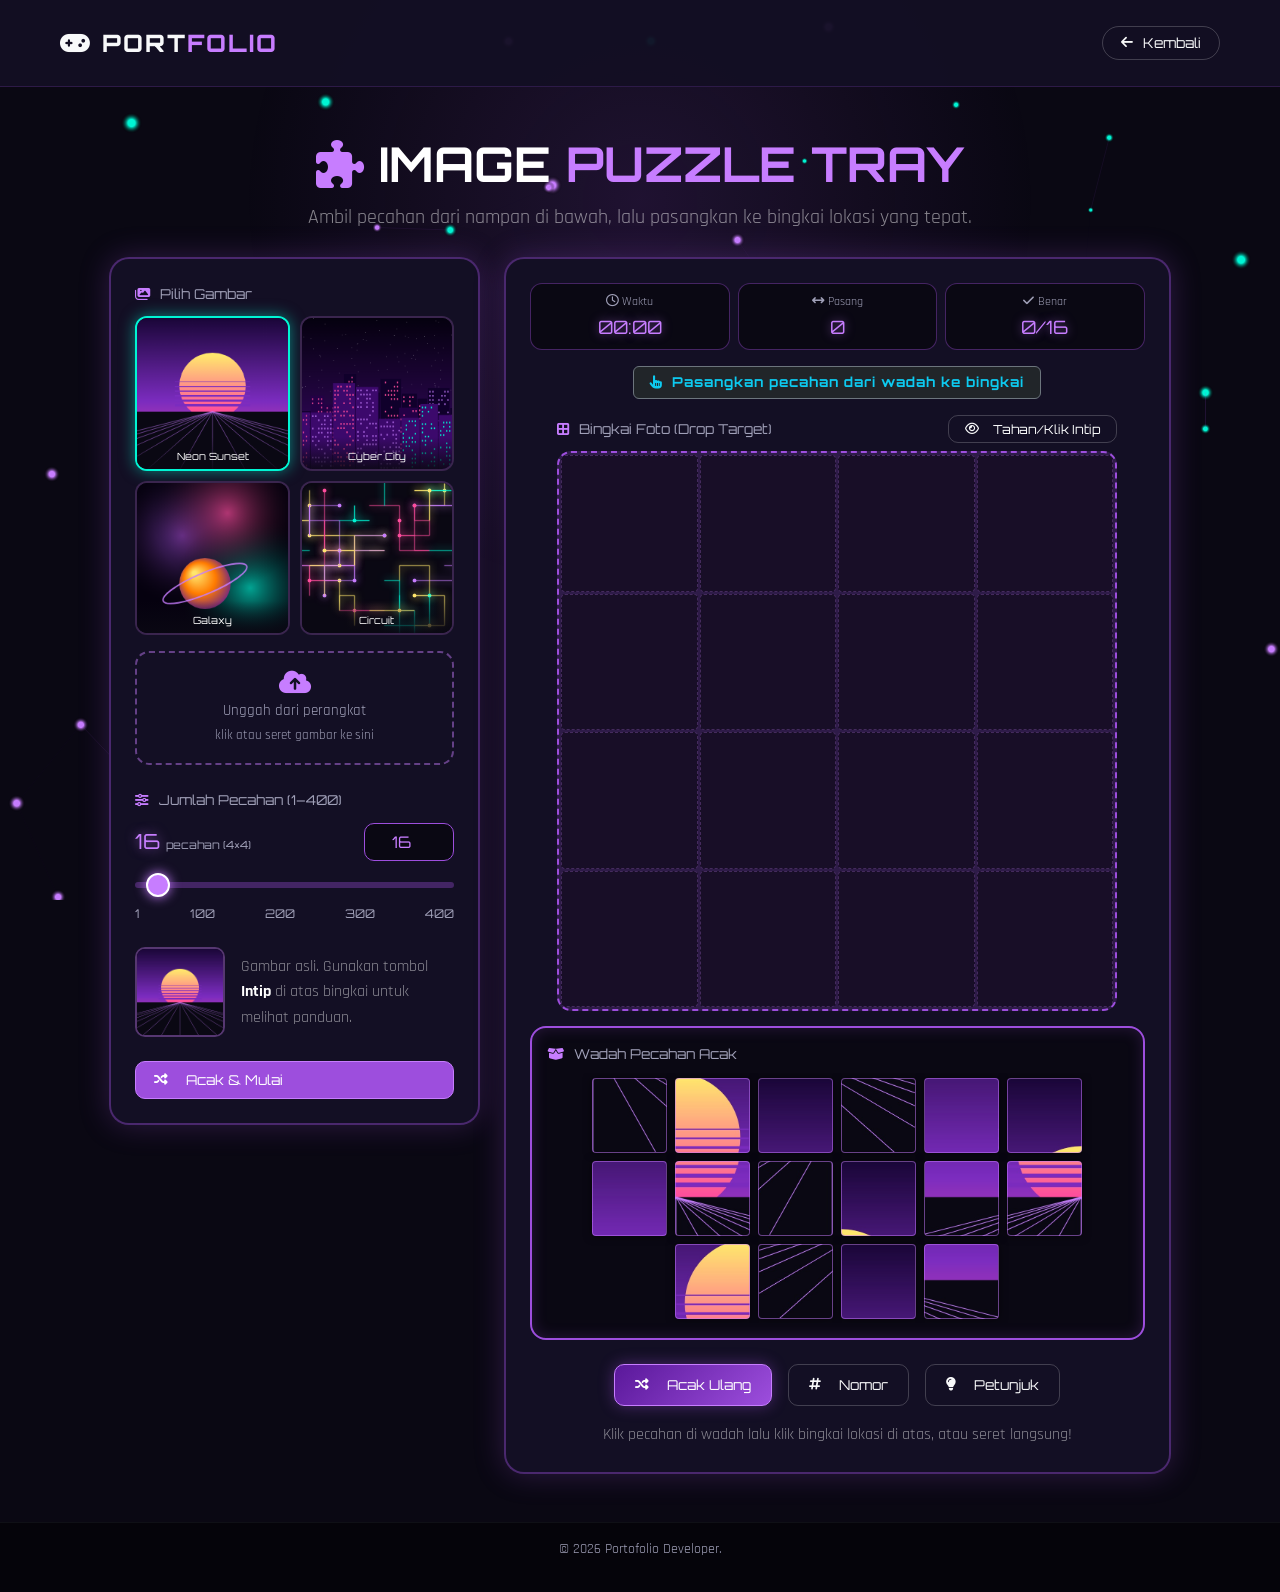
<file: PortofolioWebsite/minigames/puzzle/index.html>
<!DOCTYPE html>
<html lang="id">
<head>
    <meta charset="UTF-8">
    <meta name="viewport" content="width=device-width, initial-scale=1.0">
    <title>Puzzle Gambar | Cyber Focus</title>
    <link href="https://cdn.jsdelivr.net/npm/bootstrap@5.3.2/dist/css/bootstrap.min.css" rel="stylesheet">
    <link rel="stylesheet" href="https://cdnjs.cloudflare.com/ajax/libs/font-awesome/6.4.0/css/all.min.css">
    <link href="https://fonts.googleapis.com/css2?family=Orbitron:wght@600;800&family=Rajdhani:wght@500;700&display=swap" rel="stylesheet">
    <link rel="stylesheet" href="../../style.css">

    <style>
        body {
            background-color: #0a0813;
            color: #f8f9fa;
            font-family: 'Rajdhani', sans-serif;
            min-height: 100vh;
            display: flex;
            flex-direction: column;
        }

        /* CUSTOM SCROLLBAR WARNA UNGU NEON */
        ::-webkit-scrollbar { width: 10px; }
        ::-webkit-scrollbar-track { background: #0a0813; }
        ::-webkit-scrollbar-thumb { background: #9d4edd; border-radius: 5px; box-shadow: 0 0 10px #c77dff; }
        ::-webkit-scrollbar-thumb:hover { background: #c77dff; }

        .navbar-content { 
            display: flex; 
            justify-content: space-between; 
            align-items: center; 
            width: 100%; 
            flex-wrap: nowrap;
        }
        .btn-back-nav { 
            margin-left: auto; 
            border-radius: 50px; 
            padding: 6px 18px; 
            font-size: 0.85rem; 
            white-space: nowrap;
        }

        .panel-card {
            background: #130f24;
            border: 2px solid rgba(157, 78, 221, 0.4);
            border-radius: 20px;
            box-shadow: 0 0 30px rgba(157, 78, 221, 0.25);
        }

        .panel-title {
            font-family: 'Orbitron', sans-serif;
            font-size: 0.85rem;
            color: #a0a0b8;
            margin-bottom: 12px;
        }
        .panel-title i { color: #c77dff; margin-right: 6px; }

        /* GALERI PRESET */
        .preset-grid { display: grid; grid-template-columns: repeat(2, 1fr); gap: 10px; }
        .preset-thumb {
            position: relative;
            aspect-ratio: 1;
            border-radius: 12px;
            border: 2px solid rgba(199, 125, 255, 0.25);
            overflow: hidden;
            cursor: pointer;
            padding: 0;
            background: #0a0813;
            transition: all 0.3s ease;
        }
        .preset-thumb canvas, .preset-thumb img { width: 100%; height: 100%; display: block; object-fit: cover; }
        .preset-thumb span {
            position: absolute; left: 0; right: 0; bottom: 0;
            font-family: 'Orbitron', sans-serif; font-size: 0.62rem;
            padding: 12px 4px 4px; color: #fff;
            background: linear-gradient(transparent, rgba(10, 8, 19, 0.9));
        }
        .preset-thumb:hover { border-color: #c77dff; transform: translateY(-2px); }
        .preset-thumb.active { border-color: #00f5d4; box-shadow: 0 0 15px rgba(0, 245, 212, 0.5); }

        /* UPLOAD ZONE */
        .upload-zone {
            border: 2px dashed rgba(199, 125, 255, 0.45);
            border-radius: 14px;
            padding: 16px 10px;
            text-align: center;
            color: #a0a0b8;
            cursor: pointer;
            transition: all 0.3s ease;
            font-size: 0.95rem;
        }
        .upload-zone i { font-size: 1.6rem; color: #c77dff; display: block; margin-bottom: 4px; }
        .upload-zone:hover, .upload-zone.dragover {
            border-color: #c77dff; background: rgba(157, 78, 221, 0.15); color: #fff;
        }

        /* SLIDER */
        .piece-count {
            font-family: 'Orbitron', sans-serif;
            color: #c77dff;
            font-size: 1.3rem;
            text-shadow: 0 0 12px rgba(199, 125, 255, 0.6);
        }
        .piece-count small { font-size: 0.7rem; color: #a0a0b8; text-shadow: none; }
        input[type=range].cyber-range {
            -webkit-appearance: none; appearance: none;
            width: 100%; height: 6px; border-radius: 6px;
            background: rgba(157, 78, 221, 0.35); outline: none;
        }
        input[type=range].cyber-range::-webkit-slider-thumb {
            -webkit-appearance: none; width: 24px; height: 24px; border-radius: 50%;
            background: #c77dff; border: 2px solid #fff; box-shadow: 0 0 12px #c77dff; cursor: pointer;
        }
        .range-marks { display: flex; justify-content: space-between; font-size: 0.75rem; color: #a0a0b8; font-family: 'Orbitron', sans-serif; margin-top: 6px; }

        /* INPUT & TOMBOL */
        .input-custom {
            background: #0a0813; border: 1px solid #9d4edd; color: #c77dff;
            font-family: 'Orbitron', sans-serif; font-size: 1rem; text-align: center;
            border-radius: 10px; padding: 6px; max-width: 90px;
        }

        .btn-set {
            background: #9d4edd; border: 1px solid #c77dff; color: #fff;
            font-family: 'Orbitron', sans-serif; font-size: 0.85rem;
            border-radius: 10px; padding: 8px 18px; transition: all 0.3s ease;
        }
        .btn-set:hover { background: #c77dff; color: #0a0813; box-shadow: 0 0 12px #c77dff; }

        .control-btn { font-family: 'Orbitron', sans-serif; font-size: 0.85rem; padding: 10px 20px; border-radius: 10px; transition: all 0.3s ease; }
        .btn-start { background: linear-gradient(135deg, #5a189a, #9d4edd); border: 1px solid #c77dff; color: #fff; box-shadow: 0 0 15px rgba(157, 78, 221, 0.4); }
        .btn-start:hover { box-shadow: 0 0 25px rgba(199, 125, 255, 0.7); color: #fff; }
        .btn-reset { background: transparent; border: 1px solid rgba(255, 255, 255, 0.2); color: #f8f9fa; }
        .btn-reset:hover, .btn-reset.active { background: rgba(255, 255, 255, 0.1); color: #fff; border-color: #00f5d4; }

        /* STATISTIK */
        .stat-box {
            background: #0a0813; border: 1px solid rgba(157, 78, 221, 0.4);
            border-radius: 12px; padding: 8px 6px; text-align: center;
        }
        .stat-box .label { font-size: 0.78rem; color: #a0a0b8; }
        .stat-box .value { font-family: 'Orbitron', sans-serif; font-size: 1.15rem; color: #c77dff; text-shadow: 0 0 10px rgba(199, 125, 255, 0.5); }

        .status-badge { font-family: 'Orbitron', sans-serif; font-size: 0.85rem; letter-spacing: 1px; }

        /* PAPAN UTAMA (DROP BINGKAI NARO PUZZLE) */
        .board-wrap { width: 100%; max-width: 560px; margin: 0 auto; }
        .board {
            position: relative;
            width: 100%;
            aspect-ratio: 1;
            display: grid;
            gap: 2px;
            padding: 2px;
            background: rgba(157, 78, 221, 0.2);
            border: 2px dashed #9d4edd;
            border-radius: 14px;
            overflow: hidden;
            user-select: none;
        }
        
        .slot {
            background: rgba(10, 8, 19, 0.6);
            border: 1px dashed rgba(199, 125, 255, 0.25);
            border-radius: 4px;
            position: relative;
            display: flex;
            align-items: center;
            justify-content: center;
        }
        .slot.over { border-color: #00f5d4; background: rgba(0, 245, 212, 0.15); }

        /* KOTAK NAMPAN WADAH PECAHAN ACAK (TRAY) */
        .tray-card {
            background: #0a0813;
            border: 2px solid #9d4edd;
            border-radius: 16px;
            padding: 15px;
            margin-top: 15px;
            box-shadow: inset 0 0 15px rgba(157, 78, 221, 0.2);
        }
        .tray-grid {
            display: flex;
            flex-wrap: wrap;
            gap: 8px;
            justify-content: center;
            align-items: center;
            min-height: 120px;
            max-height: 250px;
            overflow-y: auto;
            padding: 5px;
        }

        /* POTONGAN PECAHAN */
        .piece {
            background-repeat: no-repeat;
            cursor: grab;
            border-radius: 4px;
            position: relative;
            border: 1px solid rgba(199, 125, 255, 0.5);
            box-shadow: 0 0 8px rgba(0,0,0,0.5);
            transition: transform 0.2s ease, filter 0.2s ease;
        }
        .piece:hover { filter: brightness(1.2); transform: scale(1.05); }
        .piece.selected {
            transform: scale(0.95);
            box-shadow: 0 0 0 3px #00f5d4, 0 0 18px #00f5d4;
            z-index: 10;
        }

        .show-numbers .slot::before,
        .show-numbers .piece::before {
            content: attr(data-num);
            position: absolute; top: 2px; left: 4px;
            font-family: 'Orbitron', sans-serif; font-size: clamp(0.55rem, 2vw, 0.8rem);
            color: #00f5d4; text-shadow: 0 0 4px #000, 0 0 8px #000; z-index: 2;
            font-weight: bold;
        }

        .board.solved { border: 2px solid #00f5d4; gap: 0; padding: 0; box-shadow: 0 0 40px rgba(0, 245, 212, 0.55); }
        .board.solved .piece { border: none; border-radius: 0; cursor: default; }

        .preview-box {
            width: 90px; height: 90px; border-radius: 10px; overflow: hidden;
            border: 2px solid rgba(199, 125, 255, 0.4); flex-shrink: 0; background: #0a0813;
        }
        .preview-box img { width: 100%; height: 100%; object-fit: cover; }

        .modal-cyber {
            background: #130f24; border: 2px solid #c77dff; border-radius: 20px;
            box-shadow: 0 0 40px rgba(199, 125, 255, 0.4); color: #fff;
        }
        .cyber-icon-glow { font-size: 4rem; color: #00f5d4; text-shadow: 0 0 20px #00f5d4; }
    </style>
</head>
<body>

    <!-- BACKGROUND GLOW -->
    <div class="bg-glow"></div>

    <!-- NAVBAR HEADER -->
    <nav class="navbar">
        <div class="container navbar-content">
            <div class="logo" style="cursor: default;">
                <i class="fa-solid fa-gamepad"></i> PORT<span>FOLIO</span>
            </div>
            <a href="../index.html" class="btn btn-outline btn-back-nav">
                <i class="fa-solid fa-arrow-left"></i> Kembali
            </a>
        </div>
    </nav>

    <!-- KONTEN UTAMA PUZZLE -->
    <main class="container my-auto py-5">
        <div class="text-center mb-4">
            <h1 class="fw-bold text-white display-5" style="font-family: 'Orbitron', sans-serif;">
                <i class="fa-solid fa-puzzle-piece text-purple"></i> IMAGE <span style="color: #c77dff;">PUZZLE TRAY</span>
            </h1>
            <p class="text-white-50 fs-5">Ambil pecahan dari nampan di bawah, lalu pasangkan ke bingkai lokasi yang tepat.</p>
        </div>

        <div class="row g-4 justify-content-center">

            <!-- PANEL PENGATURAN -->
            <div class="col-12 col-lg-4 order-2 order-lg-1">
                <div class="panel-card p-4">

                    <div class="panel-title"><i class="fa-solid fa-images"></i> Pilih Gambar</div>
                    <div class="preset-grid mb-3" id="preset-grid"></div>

                    <!-- UPLOAD DARI DEVICE -->
                    <div class="upload-zone mb-4" id="upload-zone" tabindex="0" role="button">
                        <i class="fa-solid fa-cloud-arrow-up"></i>
                        Unggah dari perangkat<br>
                        <small>klik atau seret gambar ke sini</small>
                    </div>
                    <input type="file" id="file-input" accept="image/*" style="display: none;">

                    <div class="panel-title"><i class="fa-solid fa-sliders"></i> Jumlah Pecahan (1–400)</div>
                    <div class="d-flex justify-content-between align-items-center gap-2 mb-2">
                        <span class="piece-count" id="piece-count">16 <small>pecahan (4×4)</small></span>
                        <input type="number" id="piece-number" class="form-control input-custom" min="1" max="400" value="16">
                    </div>
                    <input type="range" class="cyber-range mb-1" id="piece-slider" min="1" max="400" step="1" value="16">
                    <div class="range-marks"><span>1</span><span>100</span><span>200</span><span>300</span><span>400</span></div>

                    <div class="d-flex align-items-center gap-3 mt-4">
                        <div class="preview-box" id="preview-box" title="Gambar asli"></div>
                        <div class="text-white-50 small">Gambar asli. Gunakan tombol <b class="text-white">Intip</b> di atas bingkai untuk melihat panduan.</div>
                    </div>

                    <button class="btn btn-set w-100 mt-4" id="apply-btn">
                        <i class="fa-solid fa-shuffle me-2"></i> Acak & Mulai
                    </button>
                </div>
            </div>

            <!-- AREA PERMAINAN PUZZLE -->
            <div class="col-12 col-lg-7 order-1 order-lg-2">
                <div class="panel-card p-3 p-md-4 text-center">

                    <div class="row g-2 mb-3">
                        <div class="col-4"><div class="stat-box"><div class="label"><i class="fa-regular fa-clock me-1"></i>Waktu</div><div class="value" id="stat-time">00:00</div></div></div>
                        <div class="col-4"><div class="stat-box"><div class="label"><i class="fa-solid fa-arrows-left-right me-1"></i>Pasang</div><div class="value" id="stat-moves">0</div></div></div>
                        <div class="col-4"><div class="stat-box"><div class="label"><i class="fa-solid fa-check me-1"></i>Benar</div><div class="value" id="stat-correct">0/16</div></div></div>
                    </div>

                    <div class="mb-3">
                        <span class="badge bg-dark border border-secondary text-info px-3 py-2 status-badge" id="status-text">
                            <i class="fa-solid fa-hourglass-half me-1"></i> Memuat gambar...
                        </span>
                    </div>

                    <!-- BINGKAI DROP ZONE (TEMPAT NARO) -->
                    <div class="board-wrap">
                        <div class="d-flex justify-content-between align-items-center mb-2">
                            <div class="panel-title m-0"><i class="fa-solid fa-border-all"></i> Bingkai Foto (Drop Target)</div>
                            <!-- TOMBOL INTIP DITARUH DI ATAS BINGKAI -->
                            <button class="btn control-btn btn-reset py-1 px-3" id="peek-btn" style="font-size: 0.78rem;">
                                <i class="fa-regular fa-eye me-1"></i> Tahan/Klik Intip
                            </button>
                        </div>
                        <div class="board" id="board"></div>
                    </div>

                    <!-- KOTAK WADAH PECAHAN ACAK (TRAY) -->
                    <div class="tray-card">
                        <div class="panel-title text-start mb-2"><i class="fa-solid fa-box-open"></i> Wadah Pecahan Acak</div>
                        <div class="tray-grid" id="tray-grid"></div>
                    </div>

                    <div class="d-flex justify-content-center gap-2 gap-md-3 flex-wrap mt-4">
                        <button class="btn control-btn btn-start" id="shuffle-btn"><i class="fa-solid fa-shuffle me-2"></i> Acak Ulang</button>
                        <button class="btn control-btn btn-reset" id="num-btn"><i class="fa-solid fa-hashtag me-2"></i> Nomor</button>
                        <button class="btn control-btn btn-reset" id="hint-btn"><i class="fa-solid fa-lightbulb me-2"></i> Petunjuk</button>
                    </div>
                    <p class="text-white-50 small mt-3 mb-0">Klik pecahan di wadah lalu klik bingkai lokasi di atas, atau seret langsung!</p>
                </div>
            </div>
        </div>
    </main>

    <!-- MODAL POPUP SELESAI -->
    <div class="modal fade" id="winModal" tabindex="-1" aria-hidden="true" data-bs-backdrop="static">
        <div class="modal-dialog modal-dialog-centered">
            <div class="modal-content modal-cyber text-center p-3">
                <div class="modal-header justify-content-center">
                    <h4 class="modal-title fw-bold" style="font-family: 'Orbitron', sans-serif; color: #c77dff;">
                        <i class="fa-solid fa-trophy text-warning me-2"></i> PUZZLE SELESAI!
                    </h4>
                </div>
                <div class="modal-body">
                    <div class="my-3"><i class="fa-solid fa-puzzle-piece cyber-icon-glow"></i></div>
                    <p class="fs-5 text-white-50 mb-1">Semua pecahan berhasil ditempatkan dengan sempurna!</p>
                    <p class="fs-5 mb-0" id="win-summary"></p>
                </div>
                <div class="modal-footer justify-content-center gap-2">
                    <button type="button" class="btn btn-set px-4 py-2" id="win-again"><i class="fa-solid fa-rotate-right me-2"></i> Main Lagi</button>
                    <button type="button" class="btn control-btn btn-reset" id="win-close">Lihat Hasil</button>
                </div>
            </div>
        </div>
    </div>

    <!-- FOOTER -->
    <footer class="footer mt-auto py-3 text-center border-top border-secondary border-opacity-10">
        <div class="container">
            <p>© 2026 Portofolio Developer.</p>
        </div>
    </footer>

    <script src="https://cdn.jsdelivr.net/npm/bootstrap@5.3.2/dist/js/bootstrap.bundle.min.js"></script>
    <script src="../../script.js"></script>
    <script src="script.js"></script>
</body>
</html>
</file>
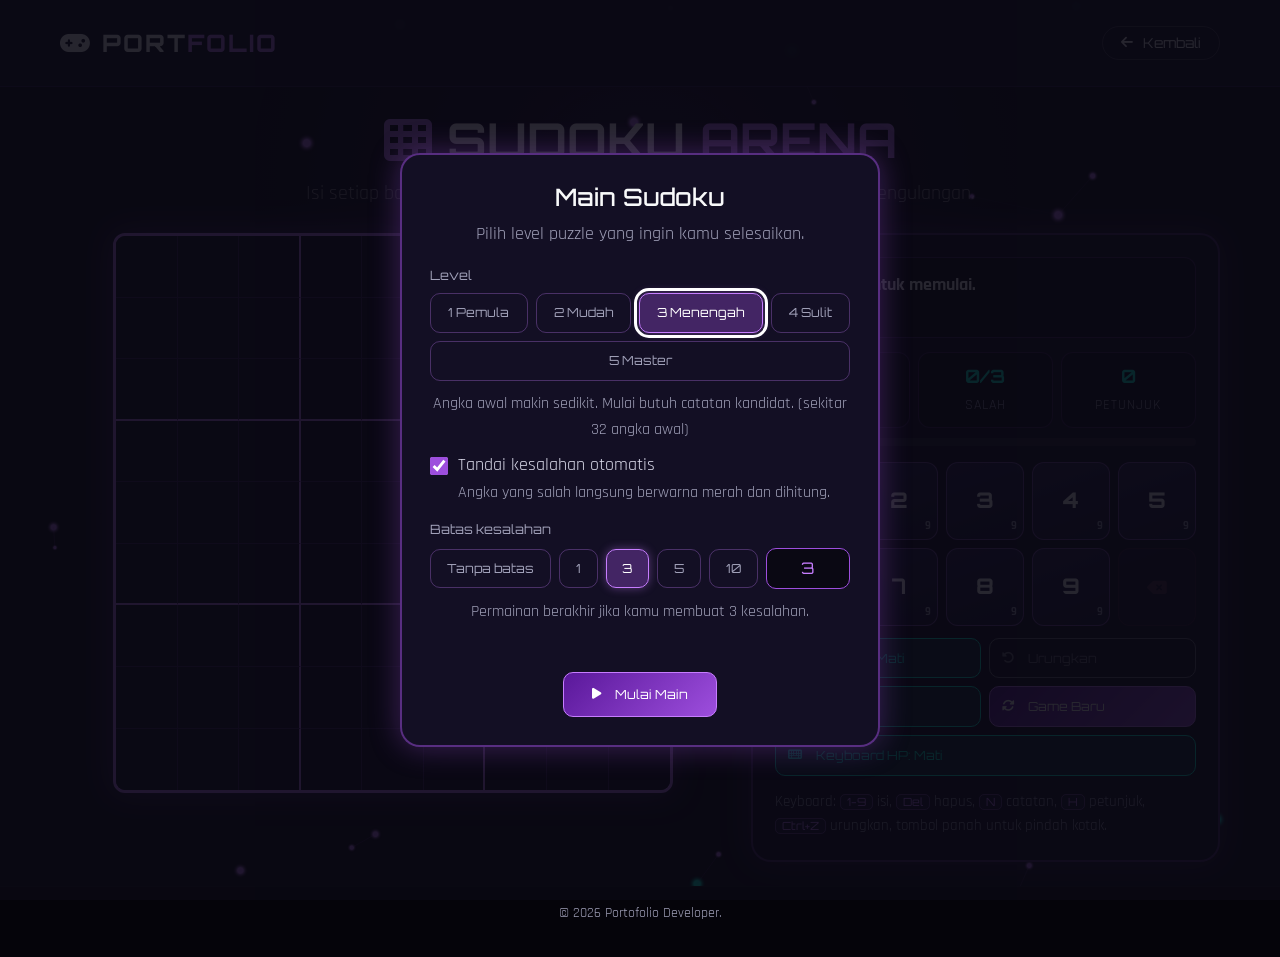
<file: PortofolioWebsite/minigames/sudoku/index.html>
<!DOCTYPE html>
<html lang="id">
<head>
    <meta charset="UTF-8">
    <meta name="viewport" content="width=device-width, initial-scale=1.0">
    <title>Sudoku | Minigames Arcade</title>
    <link href="https://cdn.jsdelivr.net/npm/bootstrap@5.3.2/dist/css/bootstrap.min.css" rel="stylesheet">
    <link rel="stylesheet" href="https://cdnjs.cloudflare.com/ajax/libs/font-awesome/6.4.0/css/all.min.css">
    <link href="https://fonts.googleapis.com/css2?family=Orbitron:wght@600;800&family=Rajdhani:wght@500;700&display=swap" rel="stylesheet">
    <link rel="stylesheet" href="../../style.css">

    <style>
        body {
            background-color: #0a0813;
            color: #f8f9fa;
            font-family: 'Rajdhani', sans-serif;
            min-height: 100vh;
            display: flex;
            flex-direction: column;
        }

        ::-webkit-scrollbar { width: 10px; height: 10px; }
        ::-webkit-scrollbar-track { background: #0a0813; }
        ::-webkit-scrollbar-thumb { background: #9d4edd; border-radius: 5px; box-shadow: 0 0 10px #c77dff; }
        ::-webkit-scrollbar-thumb:hover { background: #c77dff; }
        * { scrollbar-color: #9d4edd #0a0813; }

        .navbar-content { display: flex; justify-content: space-between; align-items: center; width: 100%; }
        .btn-back-nav { margin-left: auto; border-radius: 50px; padding: 6px 18px; font-size: 0.85rem; }

        /* ---------- Tombol ---------- */
        .btn-action {
            font-family: 'Orbitron', sans-serif;
            font-size: 0.78rem;
            border-radius: 10px;
            padding: 10px 12px;
            transition: all 0.25s ease;
        }
        .btn-primary-cyber { background: linear-gradient(135deg, #5a189a, #9d4edd); border: 1px solid #c77dff; color: #fff; }
        .btn-primary-cyber:hover:not(:disabled) { color: #fff; box-shadow: 0 0 15px rgba(199, 125, 255, 0.6); }
        .btn-teal { background: rgba(0, 245, 212, 0.12); border: 1px solid #00f5d4; color: #00f5d4; }
        .btn-teal:hover:not(:disabled) { background: #00f5d4; color: #0a0813; box-shadow: 0 0 12px rgba(0, 245, 212, 0.5); }
        .btn-teal[aria-pressed="true"] { background: #00f5d4; color: #0a0813; box-shadow: 0 0 12px rgba(0, 245, 212, 0.5); }
        .btn-action:disabled { opacity: 0.4; }
        .btn-action:focus-visible { outline: 3px solid #fff; outline-offset: 2px; }

        /* ---------- Papan ---------- */
        .board-wrap { width: min(100%, 560px); margin: 0 auto; }

        .sd-board {
            display: grid;
            grid-template-columns: repeat(9, 1fr);
            aspect-ratio: 1;
            border: 3px solid #c77dff;
            border-radius: 12px;
            overflow: hidden;
            background: #130f24;
            box-shadow: 0 0 30px rgba(157, 78, 221, 0.4), inset 0 0 30px rgba(157, 78, 221, 0.12);
            container-type: inline-size;
            user-select: none;
            -webkit-user-select: none;
            touch-action: manipulation;
        }
        .sd-board.loading { opacity: 0.45; pointer-events: none; }

        .cell {
            position: relative;
            display: flex;
            align-items: center;
            justify-content: center;
            aspect-ratio: 1;
            padding: 0;
            border: 0;
            border-right: 1px solid rgba(157, 78, 221, 0.28);
            border-bottom: 1px solid rgba(157, 78, 221, 0.28);
            border-radius: 0;
            background: #130f24;
            color: #00f5d4;
            font-family: 'Orbitron', sans-serif;
            font-weight: 600;
            font-size: min(5.2vw, 28px);
            font-size: 5.6cqw;
            line-height: 1;
            cursor: pointer;
            transition: background 0.12s ease;
        }
        .cell.rb { border-right: 2px solid #c77dff; }
        .cell.bb { border-bottom: 2px solid #c77dff; }
        .cell.rl { border-right: 0; }
        .cell.bl { border-bottom: 0; }
        .cell.given { color: #f8f9fa; font-weight: 800; background: #1a1535; }

        .cell.peer { background: rgba(157, 78, 221, 0.2); }
        .cell.given.peer { background: rgba(157, 78, 221, 0.28); }
        .cell.same { background: rgba(255, 209, 102, 0.28); }
        .cell.sel  { background: rgba(0, 245, 212, 0.3); box-shadow: inset 0 0 0 2px #00f5d4, 0 0 12px rgba(0, 245, 212, 0.55); z-index: 2; }
        .cell.hint { animation: hint-pulse 1s ease-in-out infinite; }
        .cell.bad  { color: #ff4d6d; background: rgba(255, 77, 109, 0.22); }
        .cell:focus-visible { outline: 3px solid #fff; outline-offset: -3px; z-index: 3; }

        @keyframes hint-pulse { 50% { box-shadow: inset 0 0 0 3px #ffd166, 0 0 14px rgba(255, 209, 102, 0.7); } }

        .notes {
            position: absolute; inset: 6%;
            display: grid;
            grid-template: repeat(3, 1fr) / repeat(3, 1fr);
            font-size: 1.9cqw;
            font-weight: 600;
            color: #c9b3ee;
            pointer-events: none;
        }
        .notes i { display: flex; align-items: center; justify-content: center; font-style: normal; }

        .sd-board.won .cell { animation: win-wave 0.7s ease-in-out both; animation-delay: calc(var(--d) * 45ms); }
        @keyframes win-wave {
            0%, 100% { transform: scale(1); }
            50% { transform: scale(1.12); background: rgba(0, 245, 212, 0.45); color: #fff; z-index: 5; }
        }

        /* ---------- Panel ---------- */
        .side-card {
            background: #130f24;
            border: 2px solid rgba(157, 78, 221, 0.4);
            border-radius: 20px;
            box-shadow: 0 0 30px rgba(157, 78, 221, 0.25);
            padding: 22px;
        }
        .status-box {
            font-size: 1.15rem;
            font-weight: 700;
            min-height: 4.4em;
            padding: 12px 14px;
            background: rgba(10, 8, 19, 0.7);
            border: 1px solid rgba(157, 78, 221, 0.35);
            border-radius: 12px;
            margin-bottom: 14px;
        }
        .status-box.good { color: #00f5d4; border-color: #00f5d4; }
        .status-box.warn { color: #ff758f; border-color: #ff4d6d; }
        .status-box.tip  { color: #ffd166; border-color: #ffd166; }

        .stats { display: grid; grid-template-columns: repeat(3, 1fr); gap: 8px; margin-bottom: 10px; }
        .stat {
            background: rgba(10, 8, 19, 0.7);
            border: 1px solid rgba(157, 78, 221, 0.3);
            border-radius: 12px;
            padding: 8px 6px;
            text-align: center;
        }
        .stat b { display: block; font-family: 'Orbitron', sans-serif; font-size: 1.15rem; color: #00f5d4; }
        .stat span { font-size: 0.85rem; color: #a0a0b8; text-transform: uppercase; letter-spacing: 1px; }

        .progress-cyber { height: 8px; background: rgba(255, 255, 255, 0.08); border-radius: 4px; overflow: hidden; margin-bottom: 16px; }
        .progress-cyber > span { display: block; height: 100%; width: 0; background: linear-gradient(90deg, #9d4edd, #00f5d4); transition: width 0.3s ease; }

        .numpad { display: grid; grid-template-columns: repeat(5, 1fr); gap: 8px; margin-bottom: 12px; }
        .num-btn {
            position: relative;
            aspect-ratio: 1;
            min-height: 48px;
            font-family: 'Orbitron', sans-serif;
            font-size: 1.35rem;
            font-weight: 800;
            color: #f8f9fa;
            background: linear-gradient(160deg, #2a2050, #1a1535);
            border: 1px solid rgba(199, 125, 255, 0.5);
            border-radius: 12px;
            transition: all 0.2s ease;
        }
        .num-btn small {
            position: absolute; bottom: 3px; right: 6px;
            font-family: 'Rajdhani', sans-serif; font-size: 0.7rem; font-weight: 700; color: #a0a0b8;
        }
        .num-btn:hover:not(:disabled) { border-color: #00f5d4; box-shadow: 0 0 12px rgba(0, 245, 212, 0.45); transform: translateY(-2px); }
        .num-btn:disabled { opacity: 0.25; }
        .num-btn.erase { color: #ff758f; border-color: rgba(255, 77, 109, 0.5); font-size: 1.1rem; }
        .num-btn:focus-visible { outline: 3px solid #fff; outline-offset: 2px; }
        .notes-mode .num-btn:not(.erase) { color: #c9b3ee; font-size: 1.1rem; border-style: dashed; }

        .btn-grid { display: grid; grid-template-columns: repeat(2, 1fr); gap: 8px; }

        .kbd-hint { color: #a0a0b8; font-size: 0.95rem; margin: 14px 0 0; }
        .kbd-hint kbd { background: #1a1535; border: 1px solid rgba(199, 125, 255, 0.4); border-radius: 5px; padding: 0 6px; color: #c77dff; font-family: 'Orbitron', sans-serif; font-size: 0.7rem; }

        /* ---------- Overlay ---------- */
        .overlay {
            position: fixed; inset: 0; z-index: 2000;
            background: rgba(10, 8, 19, 0.88);
            display: flex; align-items: center; justify-content: center;
            padding: 20px; overflow-y: auto;
        }
        .overlay[hidden] { display: none; }
        .overlay-card {
            background: #130f24;
            border: 2px solid rgba(157, 78, 221, 0.5);
            border-radius: 20px;
            box-shadow: 0 0 30px rgba(157, 78, 221, 0.35);
            padding: 28px;
            max-width: 480px; width: 100%;
            text-align: center;
            margin: auto;
        }
        .overlay-card h2 { font-family: 'Orbitron', sans-serif; font-size: 1.5rem; margin-bottom: 8px; }
        .overlay-card p { color: #a0a0b8; }

        fieldset { border: 0; padding: 0; margin: 14px 0 0; }
        legend { font-family: 'Orbitron', sans-serif; font-size: 0.8rem; color: #a0a0b8; text-align: left; margin-bottom: 8px; float: none; width: auto; }
        .choices { display: flex; flex-wrap: wrap; gap: 8px; }
        .choice { position: relative; flex: 1 1 auto; }
        .choice input { position: absolute; opacity: 0; inset: 0; cursor: pointer; }
        .choice span {
            display: block; padding: 9px 12px; text-align: center;
            font-family: 'Orbitron', sans-serif; font-size: 0.78rem; color: #a0a0b8;
            border: 1px solid rgba(199, 125, 255, 0.3); border-radius: 10px; transition: all 0.2s ease;
        }
        .choice input:checked + span { color: #fff; background: rgba(157, 78, 221, 0.35); border-color: #c77dff; box-shadow: 0 0 10px rgba(199, 125, 255, 0.4); }
        .choice input:focus-visible + span { outline: 3px solid #fff; outline-offset: 2px; }
        .level-desc { min-height: 3em; margin: 10px 0 0; font-size: 1.02rem; }

        .rule { display: flex; align-items: flex-start; gap: 10px; text-align: left; color: #d8d8e8; margin-top: 8px; cursor: pointer; }
        .rule input { margin-top: 6px; accent-color: #9d4edd; width: 18px; height: 18px; flex: 0 0 auto; }
        .rule small { display: block; color: #a0a0b8; }

        .result-stats { display: grid; grid-template-columns: repeat(3, 1fr); gap: 8px; margin-top: 16px; }

        button { touch-action: manipulation; }

        .board-wrap { position: relative; }
        .kbd-input {
            position: absolute; top: 0; left: 0; width: 1px; height: 1px;
            opacity: 0; border: 0; padding: 0; margin: 0; background: transparent;
            font-size: 16px; /* mencegah zoom otomatis di iOS */
            caret-color: transparent; pointer-events: none;
        }

        .mini-bar { display: none; }
        .stat.danger { border-color: #ff4d6d; }
        .stat.danger b { color: #ff4d6d; }

        /* ---------- Batas kesalahan ---------- */
        .max-row { display: flex; flex-wrap: wrap; gap: 8px; align-items: center; }
        .chip {
            flex: 1 1 auto; padding: 9px 12px; text-align: center;
            font-family: 'Orbitron', sans-serif; font-size: 0.78rem; color: #a0a0b8;
            background: transparent; border: 1px solid rgba(199, 125, 255, 0.3); border-radius: 10px;
            transition: all 0.2s ease;
        }
        .chip:hover:not(:disabled) { color: #fff; border-color: #c77dff; }
        .chip[aria-pressed="true"] { color: #fff; background: rgba(157, 78, 221, 0.35); border-color: #c77dff; box-shadow: 0 0 10px rgba(199, 125, 255, 0.4); }
        .chip:focus-visible { outline: 3px solid #fff; outline-offset: 2px; }
        .max-input {
            width: 84px; background: #0a0813; border: 1px solid #9d4edd; color: #c77dff;
            font-family: 'Orbitron', sans-serif; font-size: 1rem; text-align: center;
            border-radius: 10px; padding: 7px; -moz-appearance: textfield;
        }
        .max-input::-webkit-outer-spin-button, .max-input::-webkit-inner-spin-button { -webkit-appearance: none; margin: 0; }
        .max-input:focus { color: #fff; border-color: #c77dff; box-shadow: 0 0 10px rgba(199, 125, 255, 0.5); outline: none; }
        .max-block.off { opacity: 0.4; pointer-events: none; }

        /* ---------- Umpan balik salah / kalah ---------- */
        .sd-board.shake { animation: shake 0.35s ease; }
        @keyframes shake { 20%, 60% { transform: translateX(-6px); } 40%, 80% { transform: translateX(6px); } }
        .sd-board.lost { border-color: #ff4d6d; box-shadow: 0 0 30px rgba(255, 77, 109, 0.45), inset 0 0 30px rgba(255, 77, 109, 0.12); }

        @media (max-width: 991.98px) {
            .mini-bar { display: grid; grid-template-columns: repeat(3, 1fr); gap: 8px; width: min(100%, 560px); margin: 0 auto 10px; }
            .mini-bar .stat b { font-size: 1.05rem; }
            .side-card .stats { display: none; }
            .kbd-hint { display: none; }
        }
        @media (max-width: 575px) {
            main.container { padding-top: 0.5rem !important; }
            .display-5 { font-size: 1.8rem !important; }
            main .fs-5 { font-size: 1rem !important; }
            .side-card { padding: 14px; border-radius: 16px; }
            .overlay-card { padding: 20px 16px; }
            .status-box { font-size: 1rem; min-height: 3.6em; padding: 10px 12px; }
            .num-btn { min-height: 46px; font-size: 1.25rem; }
            .btn-action { font-size: 0.72rem; padding: 12px 8px; }
            .notes { inset: 4%; font-size: 2.5cqw; }
            .sd-board { border-width: 2px; border-radius: 10px; }
        }
        @media (prefers-reduced-motion: reduce) {
            * { transition: none !important; animation: none !important; }
        }
    </style>
</head>
<body>
    <div class="bg-glow"></div>

    <!-- NAVBAR HEADER -->
    <nav class="navbar">
        <div class="container navbar-content">
            <a href="../../index.html" class="logo">
                <i class="fa-solid fa-gamepad"></i> PORT<span>FOLIO</span>
            </a>
            <a href="../index.html" class="btn btn-outline btn-back-nav">
                <i class="fa-solid fa-arrow-left"></i> Kembali
            </a>
        </div>
    </nav>

    <!-- KONTEN UTAMA -->
    <main class="container py-4 my-auto">
        <div class="text-center mb-4">
            <h1 class="fw-bold text-white display-5" style="font-family: 'Orbitron', sans-serif;">
                <i class="fa-solid fa-table-cells text-purple"></i> SUDOKU <span style="color: #c77dff;">ARENA</span>
            </h1>
            <p class="text-white-50 fs-5">Isi setiap baris, kolom, dan kotak 3x3 dengan angka 1 sampai 9 tanpa pengulangan.</p>
        </div>

        <div class="row g-4 justify-content-center">

            <!-- PAPAN -->
            <div class="col-lg-7">
                <div class="mini-bar" aria-hidden="true">
                    <div class="stat"><b id="mini-time">00:00</b><span>Waktu</span></div>
                    <div class="stat" id="mini-miss-box"><b id="mini-miss">0</b><span>Salah</span></div>
                    <div class="stat"><b id="mini-hint">0</b><span>Petunjuk</span></div>
                </div>
                <div class="board-wrap">
                    <div class="sd-board" id="board" aria-label="Papan Sudoku 9 kali 9"></div>
                    <input type="text" id="kbd-input" class="kbd-input" inputmode="numeric" enterkeyhint="done"
                           autocomplete="off" autocorrect="off" autocapitalize="off" spellcheck="false"
                           aria-label="Input angka dari keyboard" tabindex="-1">
                </div>
            </div>

            <!-- PANEL -->
            <div class="col-lg-5">
                <div class="side-card" id="panel">
                    <div class="status-box" id="status" role="status" aria-live="polite">Memuat...</div>

                    <div class="stats">
                        <div class="stat"><b id="stat-time">00:00</b><span>Waktu</span></div>
                        <div class="stat" id="stat-miss-box"><b id="stat-miss">0</b><span>Salah</span></div>
                        <div class="stat"><b id="stat-hint">0</b><span>Petunjuk</span></div>
                    </div>
                    <div class="progress-cyber" role="progressbar" aria-label="Progres pengisian" aria-valuemin="0" aria-valuemax="81" id="progress">
                        <span id="progress-bar"></span>
                    </div>

                    <div class="numpad" id="numpad"></div>

                    <div class="btn-grid">
                        <button class="btn btn-action btn-teal" id="btn-notes" aria-pressed="false"><i class="fa-solid fa-pencil me-1"></i> Catatan: Mati</button>
                        <button class="btn btn-action btn-teal" id="btn-undo"><i class="fa-solid fa-rotate-left me-1"></i> Urungkan</button>
                        <button class="btn btn-action btn-teal" id="btn-hint"><i class="fa-solid fa-lightbulb me-1"></i> Petunjuk</button>
                        <button class="btn btn-action btn-primary-cyber" id="btn-new"><i class="fa-solid fa-rotate me-1"></i> Game Baru</button>
                        <button class="btn btn-action btn-teal" id="btn-kbd" aria-pressed="false" style="grid-column: 1 / -1;"><i class="fa-solid fa-keyboard me-1"></i> Keyboard HP: Mati</button>
                    </div>

                    <p class="kbd-hint">
                        Keyboard: <kbd>1-9</kbd> isi, <kbd>Del</kbd> hapus, <kbd>N</kbd> catatan, <kbd>H</kbd> petunjuk, <kbd>Ctrl+Z</kbd> urungkan, tombol panah untuk pindah kotak.
                    </p>
                </div>
            </div>
        </div>
    </main>

    <!-- FOOTER -->
    <footer class="footer mt-auto py-3 text-center border-top border-secondary border-opacity-10">
        <div class="container">
            <p>© 2026 Portofolio Developer.</p>
        </div>
    </footer>

    <!-- OVERLAY: PENGATURAN -->
    <div class="overlay" id="overlay-setup" role="dialog" aria-modal="true" aria-labelledby="setup-title" hidden>
        <div class="overlay-card">
            <h2 id="setup-title">Main Sudoku</h2>
            <p>Pilih level puzzle yang ingin kamu selesaikan.</p>

            <fieldset>
                <legend>Level</legend>
                <div class="choices">
                    <label class="choice"><input type="radio" name="level" value="1"><span>1 Pemula</span></label>
                    <label class="choice"><input type="radio" name="level" value="2"><span>2 Mudah</span></label>
                    <label class="choice"><input type="radio" name="level" value="3" checked><span>3 Menengah</span></label>
                    <label class="choice"><input type="radio" name="level" value="4"><span>4 Sulit</span></label>
                    <label class="choice"><input type="radio" name="level" value="5"><span>5 Master</span></label>
                </div>
                <p class="level-desc" id="level-desc"></p>
            </fieldset>

            <label class="rule"><input type="checkbox" id="opt-check" checked>
                <span>Tandai kesalahan otomatis<small>Angka yang salah langsung berwarna merah dan dihitung.</small></span></label>

            <fieldset class="max-block" id="max-block">
                <legend>Batas kesalahan</legend>
                <div class="max-row">
                    <button type="button" class="chip" data-v="0" aria-pressed="false">Tanpa batas</button>
                    <button type="button" class="chip" data-v="1" aria-pressed="false">1</button>
                    <button type="button" class="chip" data-v="3" aria-pressed="true">3</button>
                    <button type="button" class="chip" data-v="5" aria-pressed="false">5</button>
                    <button type="button" class="chip" data-v="10" aria-pressed="false">10</button>
                    <input type="number" id="opt-max" class="max-input" min="0" max="99" step="1" value="3" inputmode="numeric" aria-label="Maksimal kesalahan (0 berarti tanpa batas)">
                </div>
                <p class="level-desc" id="max-desc"></p>
            </fieldset>

            <button class="btn btn-action btn-primary-cyber mt-4" id="btn-start" style="padding: 12px 28px;">
                <i class="fa-solid fa-play me-1"></i> Mulai Main
            </button>
        </div>
    </div>

    <!-- OVERLAY: MENANG -->
    <div class="overlay" id="overlay-win" role="dialog" aria-modal="true" aria-labelledby="win-title" hidden>
        <div class="overlay-card">
            <h2 id="win-title"><i class="fa-solid fa-trophy" style="color: #ffd166;"></i> Selesai!</h2>
            <p id="win-text"></p>
            <div class="result-stats">
                <div class="stat"><b id="win-time">00:00</b><span>Waktu</span></div>
                <div class="stat"><b id="win-miss">0</b><span>Salah</span></div>
                <div class="stat"><b id="win-hint">0</b><span>Petunjuk</span></div>
            </div>
            <div class="d-flex gap-2 justify-content-center flex-wrap mt-4">
                <button class="btn btn-action btn-primary-cyber" id="btn-again"><i class="fa-solid fa-rotate me-1"></i> Main Lagi</button>
                <button class="btn btn-action btn-teal" id="btn-view">Lihat Papan</button>
            </div>
        </div>
    </div>

    <!-- OVERLAY: KALAH -->
    <div class="overlay" id="overlay-lose" role="dialog" aria-modal="true" aria-labelledby="lose-title" hidden>
        <div class="overlay-card">
            <h2 id="lose-title"><i class="fa-solid fa-heart-crack" style="color: #ff4d6d;"></i> Game Over</h2>
            <p id="lose-text"></p>
            <div class="result-stats">
                <div class="stat"><b id="lose-time">00:00</b><span>Waktu</span></div>
                <div class="stat"><b id="lose-miss">0</b><span>Salah</span></div>
                <div class="stat"><b id="lose-fill">0%</b><span>Terisi</span></div>
            </div>
            <div class="d-flex gap-2 justify-content-center flex-wrap mt-4">
                <button class="btn btn-action btn-primary-cyber" id="btn-retry"><i class="fa-solid fa-rotate me-1"></i> Main Lagi</button>
                <button class="btn btn-action btn-teal" id="btn-lose-view">Lihat Papan</button>
            </div>
        </div>
    </div>
    <script src="../../script.js"></script>
    <script src="engine.js"></script>
    <script src="script.js"></script>
</body>
</html>
</file>
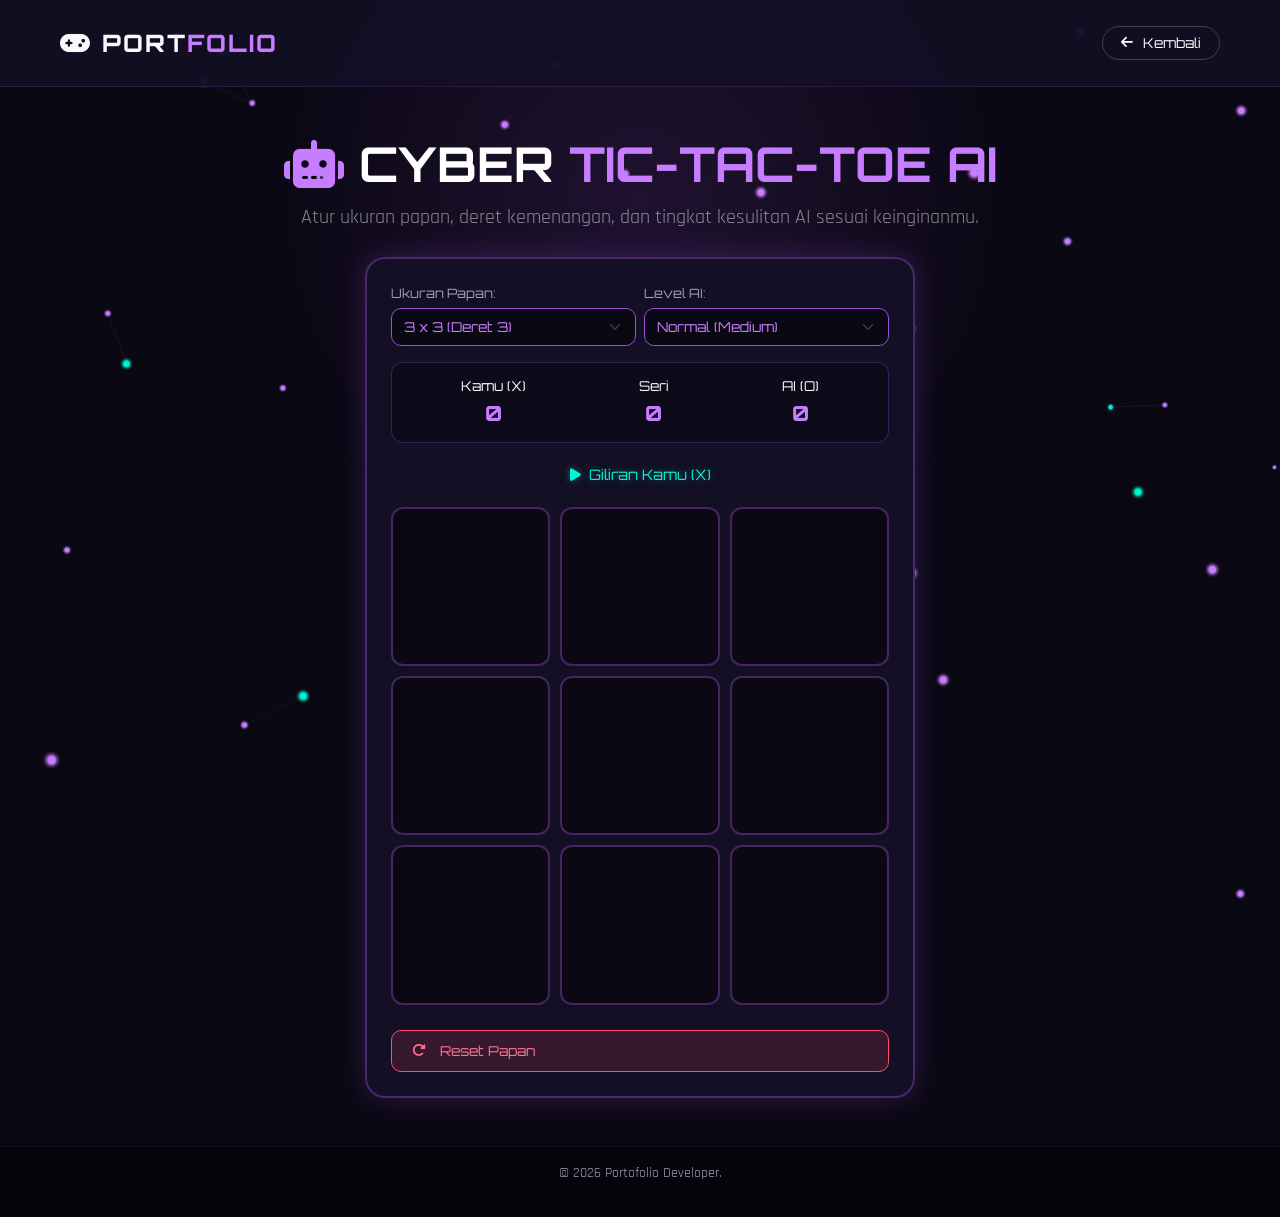
<file: PortofolioWebsite/minigames/tictactoe/index.html>
<!DOCTYPE html>
<html lang="id">
<head>
    <meta charset="UTF-8">
    <meta name="viewport" content="width=device-width, initial-scale=1.0">
    <title>Cyber Tic-Tac-Toe Custom | Minigames</title>
    <link href="https://cdn.jsdelivr.net/npm/bootstrap@5.3.2/dist/css/bootstrap.min.css" rel="stylesheet">
    <link rel="stylesheet" href="https://cdnjs.cloudflare.com/ajax/libs/font-awesome/6.4.0/css/all.min.css">
    <link href="https://fonts.googleapis.com/css2?family=Orbitron:wght@600;800&family=Rajdhani:wght@500;700&display=swap" rel="stylesheet">
    <link rel="stylesheet" href="../../style.css">

    <style>
        body {
            background-color: #0a0813;
            color: #f8f9fa;
            font-family: 'Rajdhani', sans-serif;
            min-height: 100vh;
            display: flex;
            flex-direction: column;
        }

        ::-webkit-scrollbar {
            width: 10px;
        }

        ::-webkit-scrollbar-track {
            background: #0a0813;
        }

        ::-webkit-scrollbar-thumb {
            background: #9d4edd;
            border-radius: 5px;
            box-shadow: 0 0 10px #c77dff;
        }

        ::-webkit-scrollbar-thumb:hover {
            background: #c77dff;
        }

        .navbar-content {
            display: flex;
            justify-content: space-between;
            align-items: center;
            width: 100%;
            flex-wrap: nowrap;
        }

        .btn-back-nav {
            margin-left: auto;
            border-radius: 50px;
            padding: 6px 18px;
            font-size: 0.85rem;
            white-space: nowrap;
        }

        .game-card {
            background: #130f24;
            border: 2px solid rgba(157, 78, 221, 0.4);
            border-radius: 20px;
            box-shadow: 0 0 30px rgba(157, 78, 221, 0.25);
            max-width: 550px;
            margin: 0 auto;
        }

        .setting-label {
            font-family: 'Orbitron', sans-serif;
            font-size: 0.8rem;
            color: #a0a0b8;
            margin-bottom: 5px;
            display: block;
            text-align: left;
        }

        .select-cyber {
            background-color: #0a0813;
            border: 1px solid #9d4edd;
            color: #c77dff;
            font-family: 'Orbitron', sans-serif;
            font-size: 0.85rem;
            border-radius: 10px;
            padding: 8px 12px;
        }

        .select-cyber:focus {
            background-color: #0a0813;
            color: #fff;
            border-color: #c77dff;
            box-shadow: 0 0 10px rgba(199, 125, 255, 0.5);
            outline: none;
        }

        .tictactoe-grid {
            display: grid;
            gap: 10px;
            margin-bottom: 25px;
            justify-content: center;
        }

        .cell {
            aspect-ratio: 1;
            background: #0a0813;
            border: 2px solid rgba(157, 78, 221, 0.4);
            border-radius: 12px;
            display: flex;
            align-items: center;
            justify-content: center;
            font-family: 'Orbitron', sans-serif;
            font-weight: 800;
            cursor: pointer;
            transition: all 0.2s ease-in-out;
            user-select: none;
        }

        .cell:hover {
            border-color: #c77dff;
            background: rgba(157, 78, 221, 0.1);
            box-shadow: 0 0 15px rgba(199, 125, 255, 0.3);
            transform: scale(1.03);
        }

        .cell.x {
            color: #00f5d4;
            text-shadow: 0 0 15px rgba(0, 245, 212, 0.7);
        }

        .cell.o {
            color: #ff4d6d;
            text-shadow: 0 0 15px rgba(255, 77, 109, 0.7);
        }

        .cell.win {
            background: rgba(199, 125, 255, 0.25);
            border-color: #c77dff;
            box-shadow: 0 0 25px #c77dff;
            animation: pulse-win 0.8s infinite alternate;
        }

        @keyframes pulse-win {
            from { transform: scale(1); }
            to { transform: scale(1.05); }
        }

        .score-board {
            display: flex;
            justify-content: space-around;
            background: rgba(10, 8, 19, 0.6);
            border: 1px solid rgba(157, 78, 221, 0.3);
            border-radius: 12px;
            padding: 12px;
            margin-bottom: 20px;
            font-family: 'Orbitron', sans-serif;
            font-size: 0.85rem;
        }

        .score-item span {
            display: block;
            font-size: 1.3rem;
            font-weight: 800;
            color: #c77dff;
        }

        .status-box {
            font-family: 'Orbitron', sans-serif;
            font-size: 0.9rem;
            color: #00f5d4;
            text-shadow: 0 0 8px rgba(0, 245, 212, 0.4);
            margin-bottom: 20px;
        }

        .btn-cyber {
            font-family: 'Orbitron', sans-serif;
            font-size: 0.85rem;
            border-radius: 10px;
            padding: 10px 20px;
            transition: all 0.3s ease;
        }

        .btn-reset {
            background: rgba(255, 77, 109, 0.15);
            border: 1px solid #ff4d6d;
            color: #ff758f;
            width: 100%;
        }

        .btn-reset:hover {
            background: #ff4d6d;
            color: #fff;
            box-shadow: 0 0 15px rgba(255, 77, 109, 0.5);
        }
    </style>
</head>
<body>
    <div class="bg-glow"></div>

    <!-- NAVBAR HEADER -->
    <nav class="navbar">
        <div class="container navbar-content">
            <div class="logo" style="cursor: default;">
                <i class="fa-solid fa-gamepad"></i> PORT<span>FOLIO</span>
            </div>
            <a href="../index.html" class="btn btn-outline btn-back-nav">
                <i class="fa-solid fa-arrow-left"></i> Kembali
            </a>
        </div>
    </nav>

    <!-- KONTEN UTAMA TIC-TAC-TOE -->
    <main class="container my-auto py-5">
        <div class="text-center mb-4">
            <h1 class="fw-bold text-white display-5" style="font-family: 'Orbitron', sans-serif;">
                <i class="fa-solid fa-robot text-purple"></i> CYBER <span style="color: #c77dff;">TIC-TAC-TOE AI</span>
            </h1>
            <p class="text-white-50 fs-5">Atur ukuran papan, deret kemenangan, dan tingkat kesulitan AI sesuai keinginanmu.</p>
        </div>

        <!-- CARD GAME -->
        <div class="game-card p-4 p-md-4 text-center">
            
            <!-- PENGATURAN GRID & LEVEL -->
            <div class="row g-2 mb-3">
                <div class="col-6">
                    <label class="setting-label">Ukuran Papan:</label>
                    <select id="grid-size" class="form-select select-cyber" onchange="changeSettings()">
                        <option value="3" selected>3 x 3 (Deret 3)</option>
                        <option value="4">4 x 4 (Deret 4)</option>
                        <option value="5">5 x 5 (Deret 4)</option>
                    </select>
                </div>
                <div class="col-6">
                    <label class="setting-label">Level AI:</label>
                    <select id="ai-difficulty" class="form-select select-cyber">
                        <option value="easy">Mudah (Easy)</option>
                        <option value="medium" selected>Normal (Medium)</option>
                        <option value="hard">Sulit (Hard)</option>
                    </select>
                </div>
            </div>

            <!-- SKOR -->
            <div class="score-board">
                <div class="score-item">
                    Kamu (X) <span id="score-x">0</span>
                </div>
                <div class="score-item">
                    Seri <span id="score-draw">0</span>
                </div>
                <div class="score-item">
                    AI (O) <span id="score-o">0</span>
                </div>
            </div>

            <!-- STATUS GILIRAN -->
            <div class="status-box" id="game-status">
                <i class="fa-solid fa-play me-1"></i> Giliran Kamu (X)
            </div>

            <!-- GRID PAPAN DINAMIS -->
            <div class="tictactoe-grid" id="board"></div>

            <!-- TOMBOL RESET -->
            <button class="btn btn-cyber btn-reset" onclick="resetBoard()">
                <i class="fa-solid fa-rotate-right me-1"></i> Reset Papan
            </button>

        </div>
    </main>

    <!-- FOOTER -->
    <footer class="footer mt-auto py-3 text-center border-top border-secondary border-opacity-10">
        <div class="container">
            <p>© 2026 Portofolio Developer.</p>
        </div>
    </footer>

    <script src="https://cdn.jsdelivr.net/npm/bootstrap@5.3.2/dist/js/bootstrap.bundle.min.js"></script>
    <script src="../../script.js"></script>
    <script src="script.js"></script>
</body>
</html>
</file>
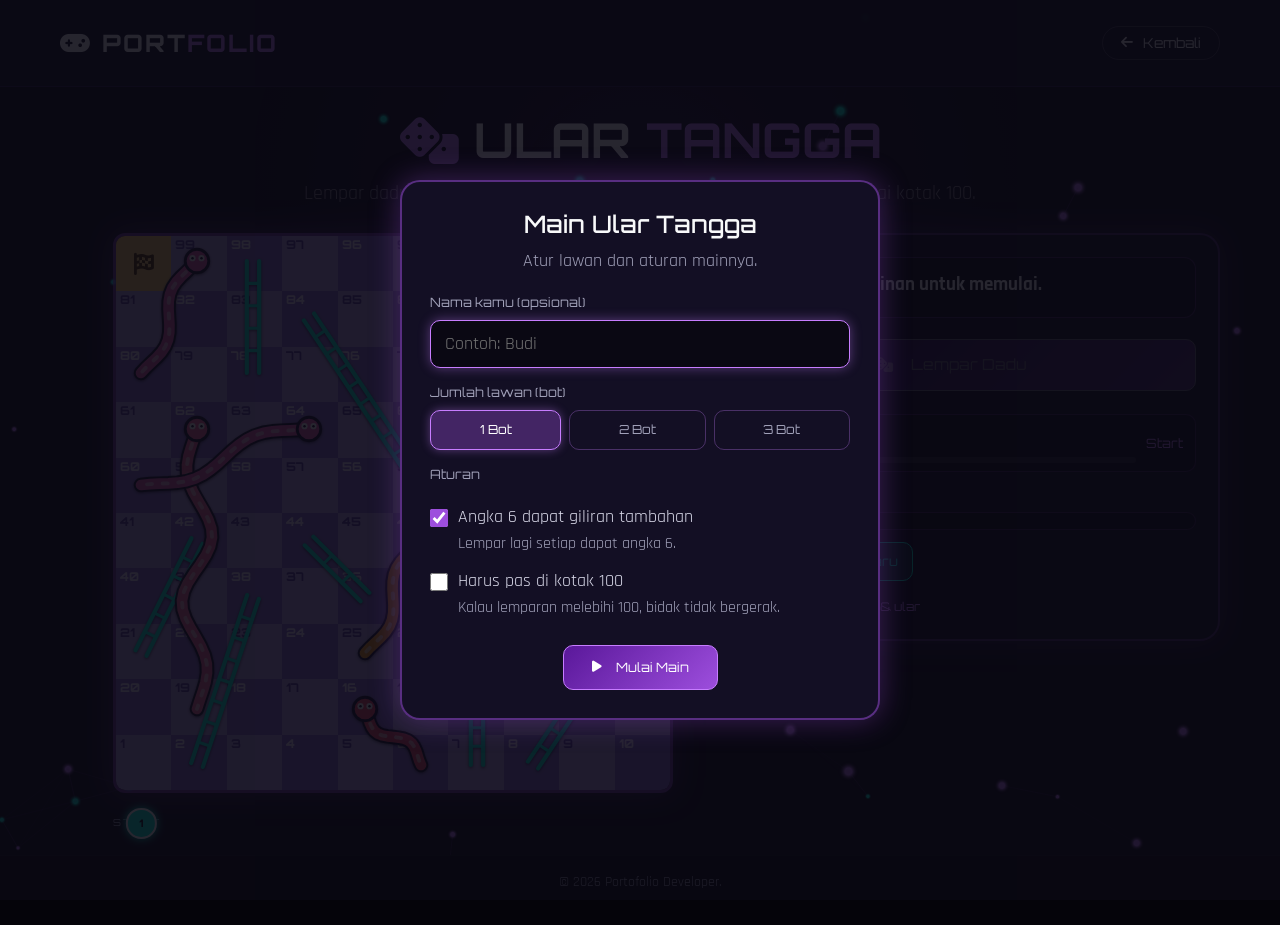
<file: PortofolioWebsite/minigames/ular_tangga/index.html>
<!DOCTYPE html>
<html lang="id">
<head>
    <meta charset="UTF-8">
    <meta name="viewport" content="width=device-width, initial-scale=1.0">
    <title>Ular Tangga | Minigames Arcade</title>
    <link href="https://cdn.jsdelivr.net/npm/bootstrap@5.3.2/dist/css/bootstrap.min.css" rel="stylesheet">
    <link rel="stylesheet" href="https://cdnjs.cloudflare.com/ajax/libs/font-awesome/6.4.0/css/all.min.css">
    <link href="https://fonts.googleapis.com/css2?family=Orbitron:wght@600;800&family=Rajdhani:wght@500;700&display=swap" rel="stylesheet">
    <link rel="stylesheet" href="../../style.css">

    <style>
        body {
            background-color: #0a0813;
            color: #f8f9fa;
            font-family: 'Rajdhani', sans-serif;
            min-height: 100vh;
            display: flex;
            flex-direction: column;
        }

        ::-webkit-scrollbar { width: 10px; height: 10px; }
        ::-webkit-scrollbar-track { background: #0a0813; }
        ::-webkit-scrollbar-thumb { background: #9d4edd; border-radius: 5px; box-shadow: 0 0 10px #c77dff; }
        ::-webkit-scrollbar-thumb:hover { background: #c77dff; }
        * { scrollbar-color: #9d4edd #0a0813; }

        .navbar-content { display: flex; justify-content: space-between; align-items: center; width: 100%; }
        .btn-back-nav { margin-left: auto; border-radius: 50px; padding: 6px 18px; font-size: 0.85rem; }

        /* ---------- Tombol ---------- */
        .btn-action {
            font-family: 'Orbitron', sans-serif;
            font-size: 0.8rem;
            border-radius: 10px;
            padding: 9px 14px;
            transition: all 0.3s ease;
        }
        .btn-primary-cyber { background: linear-gradient(135deg, #5a189a, #9d4edd); border: 1px solid #c77dff; color: #fff; }
        .btn-primary-cyber:hover:not(:disabled) { color: #fff; box-shadow: 0 0 15px rgba(199, 125, 255, 0.6); }
        .btn-teal { background: rgba(0, 245, 212, 0.12); border: 1px solid #00f5d4; color: #00f5d4; }
        .btn-teal:hover:not(:disabled) { background: #00f5d4; color: #0a0813; box-shadow: 0 0 12px rgba(0, 245, 212, 0.5); }
        .btn-action:disabled { opacity: 0.4; }
        .btn-action:focus-visible { outline: 3px solid #fff; outline-offset: 2px; }

        /* ---------- Papan ---------- */
        .board-wrap {
            position: relative;
            width: min(100%, 560px);
            margin: 0 auto;
            padding-bottom: 38px;
        }
        .board-wrap::after {
            content: 'START';
            position: absolute;
            left: 0; bottom: 0;
            font-family: 'Orbitron', sans-serif;
            font-size: 0.6rem;
            color: #a0a0b8;
            letter-spacing: 2px;
        }

        .board-stage { position: relative; }

        .sl-board {
            display: grid;
            grid-template-columns: repeat(10, 1fr);
            grid-template-rows: repeat(10, 1fr);
            aspect-ratio: 1;
            border: 3px solid rgba(157, 78, 221, 0.7);
            border-radius: 12px;
            overflow: hidden;
            box-shadow: 0 0 30px rgba(157, 78, 221, 0.35);
            container-type: inline-size;
            user-select: none;
            -webkit-user-select: none;
        }

        .cell {
            position: relative;
            background: var(--bg);
            color: var(--num);
            font-family: 'Orbitron', sans-serif;
            font-weight: 800;
            font-size: min(2.6vw, 12px);
            font-size: 2.2cqw;
            padding: 3px 4px;
            line-height: 1;
        }
        .cell.a { --bg: #b9a6e8; --num: #5a3fa0; }
        .cell.b { --bg: #8b6fd0; --num: #e9defa; }
        .cell.goal { display: flex; align-items: center; justify-content: center; font-size: 4cqw; --bg: #ffd166; --num: #5a3a00; }

        .overlay-svg {
            position: absolute;
            inset: 0;
            width: 100%;
            height: 100%;
            pointer-events: none;
            filter: drop-shadow(0 1px 1.5px rgba(10, 8, 19, 0.65));
        }

        .tokens { position: absolute; inset: 0; pointer-events: none; }
        .token {
            position: absolute;
            width: 5.4%;
            aspect-ratio: 1;
            transform: translate(-50%, -50%);
            border-radius: 50%;
            background: var(--tc);
            border: 2px solid #fff;
            box-shadow: 0 0 8px var(--tc), 0 2px 4px rgba(0, 0, 0, 0.6);
            display: flex;
            align-items: center;
            justify-content: center;
            font-family: 'Orbitron', sans-serif;
            font-size: 0.65rem;
            font-weight: 800;
            color: #0a0813;
            transition: left 0.17s ease-out, top 0.17s ease-out;
            z-index: 2;
        }
        .token.slide { transition: left 0.7s ease-in-out, top 0.7s ease-in-out; }
        .token.active { animation: pulse 1s ease-in-out infinite; z-index: 3; }
        @keyframes pulse { 50% { box-shadow: 0 0 16px var(--tc), 0 0 0 4px rgba(255, 255, 255, 0.35); } }

        /* ---------- Panel ---------- */
        .side-card {
            background: #130f24;
            border: 2px solid rgba(157, 78, 221, 0.4);
            border-radius: 20px;
            box-shadow: 0 0 30px rgba(157, 78, 221, 0.25);
            padding: 22px;
        }
        .status-box {
            font-size: 1.2rem;
            font-weight: 700;
            min-height: 3.2em;
            padding: 12px 14px;
            background: rgba(10, 8, 19, 0.7);
            border: 1px solid rgba(157, 78, 221, 0.35);
            border-radius: 12px;
            margin-bottom: 14px;
        }
        .status-box.good { color: #00f5d4; border-color: #00f5d4; }
        .status-box.warn { color: #ff758f; border-color: #ff4d6d; }

        .roll-area { display: flex; align-items: center; gap: 16px; margin-bottom: 16px; }

        .dice {
            flex: 0 0 auto;
            width: 66px; height: 66px;
            display: grid;
            grid-template: repeat(3, 1fr) / repeat(3, 1fr);
            padding: 9px;
            background: #f8f9fa;
            border-radius: 14px;
            box-shadow: 0 0 18px rgba(199, 125, 255, 0.5);
        }
        .dice i { width: 72%; height: 72%; margin: auto; border-radius: 50%; background: #1a1530; visibility: hidden; }
        .dice i.on { visibility: visible; }
        .dice.rolling { animation: shake 0.22s linear infinite; }
        @keyframes shake { 0% { transform: rotate(-8deg); } 50% { transform: rotate(8deg) scale(1.05); } 100% { transform: rotate(-8deg); } }

        .btn-roll { flex: 1; padding: 14px 16px; font-size: 0.95rem; }

        .players { list-style: none; margin: 0 0 14px; padding: 0; }
        .players li {
            display: grid;
            grid-template-columns: auto 1fr auto;
            align-items: center;
            gap: 10px;
            padding: 8px 12px;
            margin-bottom: 8px;
            background: rgba(10, 8, 19, 0.7);
            border: 1px solid rgba(157, 78, 221, 0.3);
            border-radius: 10px;
            transition: border-color 0.3s ease, box-shadow 0.3s ease;
        }
        .players li.active { border-color: #00f5d4; box-shadow: 0 0 12px rgba(0, 245, 212, 0.3); }
        .p-dot {
            width: 26px; height: 26px; border-radius: 50%;
            background: var(--tc); border: 2px solid #fff;
            display: flex; align-items: center; justify-content: center;
            font-family: 'Orbitron', sans-serif; font-size: 0.65rem; font-weight: 800; color: #0a0813;
        }
        .p-name { font-family: 'Orbitron', sans-serif; font-size: 0.8rem; }
        .p-bar { height: 6px; background: rgba(255, 255, 255, 0.1); border-radius: 3px; margin-top: 5px; overflow: hidden; }
        .p-bar > span { display: block; height: 100%; background: var(--tc); transition: width 0.3s ease; }
        .p-pos { font-family: 'Orbitron', sans-serif; font-size: 0.8rem; color: #c77dff; white-space: nowrap; }

        .log-title { font-family: 'Orbitron', sans-serif; font-size: 0.8rem; color: #a0a0b8; margin-bottom: 6px; }
        .log {
            max-height: 170px; overflow-y: auto;
            background: rgba(10, 8, 19, 0.7);
            border: 1px solid rgba(157, 78, 221, 0.3);
            border-radius: 12px;
            padding: 8px 12px;
            font-size: 1.02rem;
            margin: 0 0 12px;
            list-style: none;
        }
        .log li { padding: 3px 0; border-bottom: 1px solid rgba(255, 255, 255, 0.05); color: #a0a0b8; }
        .log li:first-child { color: #f8f9fa; }
        .log li:last-child { border-bottom: 0; }

        details.list-info { color: #a0a0b8; font-size: 1rem; }
        details.list-info summary { cursor: pointer; font-family: 'Orbitron', sans-serif; font-size: 0.75rem; color: #c77dff; }
        details.list-info p { margin: 8px 0 0; }
        details.list-info strong.l { color: #00f5d4; }
        details.list-info strong.s { color: #ff758f; }

        /* ---------- Overlay ---------- */
        .overlay {
            position: fixed; inset: 0; z-index: 2000;
            background: rgba(10, 8, 19, 0.88);
            display: flex; align-items: center; justify-content: center;
            padding: 20px; overflow-y: auto;
        }
        .overlay[hidden] { display: none; }
        .overlay-card {
            background: #130f24;
            border: 2px solid rgba(157, 78, 221, 0.5);
            border-radius: 20px;
            box-shadow: 0 0 30px rgba(157, 78, 221, 0.35);
            padding: 28px;
            max-width: 480px; width: 100%;
            text-align: center;
            margin: auto;
        }
        .overlay-card h2 { font-family: 'Orbitron', sans-serif; font-size: 1.5rem; margin-bottom: 8px; }
        .overlay-card p { color: #a0a0b8; }

        fieldset { border: 0; padding: 0; margin: 14px 0 0; }
        legend { font-family: 'Orbitron', sans-serif; font-size: 0.8rem; color: #a0a0b8; text-align: left; margin-bottom: 8px; float: none; width: auto; }
        .choices { display: flex; flex-wrap: wrap; gap: 8px; }
        .choice { position: relative; flex: 1 1 auto; }
        .choice input { position: absolute; opacity: 0; inset: 0; cursor: pointer; }
        .choice span {
            display: block; padding: 9px 12px; text-align: center;
            font-family: 'Orbitron', sans-serif; font-size: 0.78rem; color: #a0a0b8;
            border: 1px solid rgba(199, 125, 255, 0.3); border-radius: 10px; transition: all 0.2s ease;
        }
        .choice input:checked + span { color: #fff; background: rgba(157, 78, 221, 0.35); border-color: #c77dff; box-shadow: 0 0 10px rgba(199, 125, 255, 0.4); }
        .choice input:focus-visible + span { outline: 3px solid #fff; outline-offset: 2px; }

        .rule { display: flex; align-items: flex-start; gap: 10px; text-align: left; color: #d8d8e8; margin-top: 10px; cursor: pointer; }
        .rule input { margin-top: 6px; accent-color: #9d4edd; width: 18px; height: 18px; flex: 0 0 auto; }
        .rule small { display: block; color: #a0a0b8; }

        .input-cyber {
            width: 100%; background: #0a0813; border: 1px solid #9d4edd; color: #f8f9fa;
            font-family: 'Rajdhani', sans-serif; font-size: 1.15rem; border-radius: 10px; padding: 8px 14px;
        }
        .input-cyber:focus { border-color: #c77dff; box-shadow: 0 0 12px rgba(199, 125, 255, 0.4); outline: none; }

        @media (max-width: 575px) {
            .side-card { padding: 16px; }
            .overlay-card { padding: 20px 16px; }
            .board-wrap { padding-bottom: 34px; }
            .token { font-size: 0.5rem; border-width: 1.5px; }
        }
        @media (prefers-reduced-motion: reduce) {
            * { transition: none !important; animation: none !important; }
        }
    </style>
</head>
<body>
    <div class="bg-glow"></div>

    <!-- NAVBAR HEADER -->
    <nav class="navbar">
        <div class="container navbar-content">
            <a href="../../index.html" class="logo">
                <i class="fa-solid fa-gamepad"></i> PORT<span>FOLIO</span>
            </a>
            <a href="../index.html" class="btn btn-outline btn-back-nav">
                <i class="fa-solid fa-arrow-left"></i> Kembali
            </a>
        </div>
    </nav>

    <!-- KONTEN UTAMA -->
    <main class="container py-4 my-auto">
        <div class="text-center mb-4">
            <h1 class="fw-bold text-white display-5" style="font-family: 'Orbitron', sans-serif;">
                <i class="fa-solid fa-dice text-purple"></i> ULAR <span style="color: #c77dff;">TANGGA</span>
            </h1>
            <p class="text-white-50 fs-5">Lempar dadu, naiki tangga, hindari ular, dan jadilah yang pertama sampai kotak 100.</p>
        </div>

        <div class="row g-4 justify-content-center">

            <!-- PAPAN -->
            <div class="col-lg-7">
                <div class="board-wrap">
                    <div class="board-stage">
                        <div class="sl-board" id="board" role="img" aria-label="Papan ular tangga 10 kali 10, kotak 1 di kiri bawah dan kotak 100 di kiri atas"></div>
                        <svg class="overlay-svg" id="art" viewBox="0 0 100 100" preserveAspectRatio="none" aria-hidden="true"></svg>
                        <div class="tokens" id="tokens" aria-hidden="true"></div>
                    </div>
                </div>
            </div>

            <!-- PANEL -->
            <div class="col-lg-5">
                <div class="side-card">
                    <div class="status-box" id="status" role="status" aria-live="polite">Memuat...</div>

                    <div class="roll-area">
                        <div class="dice" id="dice" role="img" aria-label="Dadu"></div>
                        <button class="btn btn-action btn-primary-cyber btn-roll" id="btn-roll">
                            <i class="fa-solid fa-dice me-2"></i> Lempar Dadu
                        </button>
                    </div>

                    <ul class="players" id="players" aria-label="Daftar pemain"></ul>

                    <div class="log-title">Riwayat</div>
                    <ul class="log" id="log"></ul>

                    <div class="d-flex gap-2 flex-wrap mb-3">
                        <button class="btn btn-action btn-teal" id="btn-new"><i class="fa-solid fa-rotate me-1"></i> Game Baru</button>
                    </div>

                    <details class="list-info">
                        <summary>Daftar tangga &amp; ular</summary>
                        <p id="list-ladders"></p>
                        <p id="list-snakes"></p>
                    </details>
                </div>
            </div>
        </div>
    </main>

    <!-- FOOTER -->
    <footer class="footer mt-auto py-3 text-center border-top border-secondary border-opacity-10">
        <div class="container">
            <p>© 2026 Portofolio Developer.</p>
        </div>
    </footer>

    <!-- OVERLAY: PENGATURAN -->
    <div class="overlay" id="overlay-setup" role="dialog" aria-modal="true" aria-labelledby="setup-title" hidden>
        <div class="overlay-card">
            <h2 id="setup-title">Main Ular Tangga</h2>
            <p>Atur lawan dan aturan mainnya.</p>

            <fieldset>
                <legend>Nama kamu (opsional)</legend>
                <input type="text" id="player-name" class="input-cyber" maxlength="14" placeholder="Contoh: Budi" autocomplete="nickname">
            </fieldset>

            <fieldset>
                <legend>Jumlah lawan (bot)</legend>
                <div class="choices">
                    <label class="choice"><input type="radio" name="bots" value="1" checked><span>1 Bot</span></label>
                    <label class="choice"><input type="radio" name="bots" value="2"><span>2 Bot</span></label>
                    <label class="choice"><input type="radio" name="bots" value="3"><span>3 Bot</span></label>
                </div>
            </fieldset>

            <fieldset>
                <legend>Aturan</legend>
                <label class="rule"><input type="checkbox" id="rule-six" checked>
                    <span>Angka 6 dapat giliran tambahan<small>Lempar lagi setiap dapat angka 6.</small></span></label>
                <label class="rule"><input type="checkbox" id="rule-exact">
                    <span>Harus pas di kotak 100<small>Kalau lemparan melebihi 100, bidak tidak bergerak.</small></span></label>
            </fieldset>

            <button class="btn btn-action btn-primary-cyber mt-4" id="btn-start" style="padding: 12px 28px;">
                <i class="fa-solid fa-play me-1"></i> Mulai Main
            </button>
        </div>
    </div>

    <!-- OVERLAY: SELESAI -->
    <div class="overlay" id="overlay-end" role="dialog" aria-modal="true" aria-labelledby="end-title" hidden>
        <div class="overlay-card">
            <h2 id="end-title"></h2>
            <p id="end-text"></p>
            <div class="d-flex gap-2 justify-content-center flex-wrap mt-3">
                <button class="btn btn-action btn-primary-cyber" id="btn-again"><i class="fa-solid fa-rotate me-1"></i> Main Lagi</button>
                <button class="btn btn-action btn-teal" id="btn-view">Lihat Papan</button>
            </div>
        </div>
    </div>

    <script src="../../script.js"></script>
    <script src="script.js"></script>
</body>
</html>
</file>
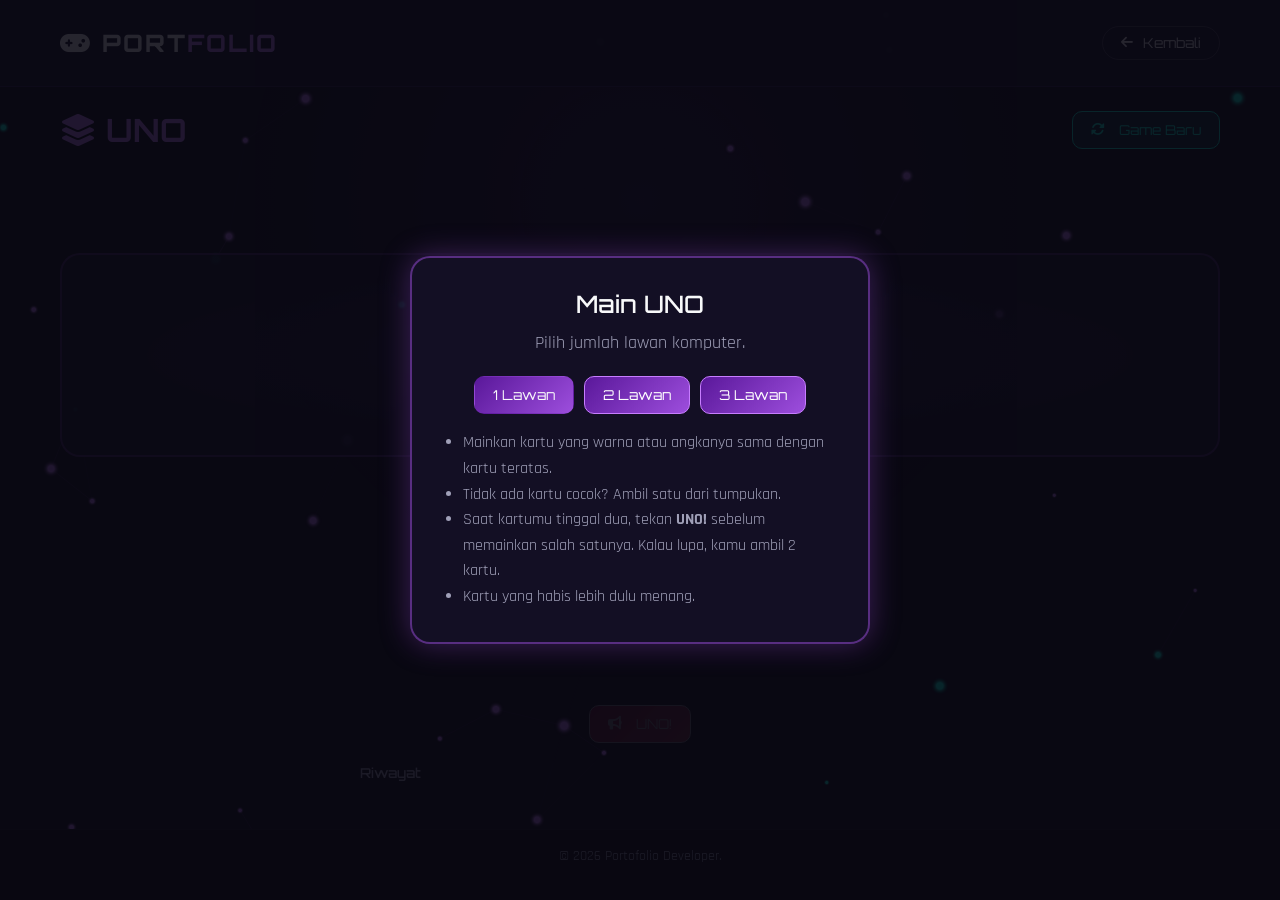
<file: PortofolioWebsite/minigames/uno/index.html>
<!DOCTYPE html>
<html lang="id">
<head>
    <meta charset="UTF-8">
    <meta name="viewport" content="width=device-width, initial-scale=1.0">
    <title>UNO | Minigames Arcade</title>
    <link href="https://cdn.jsdelivr.net/npm/bootstrap@5.3.2/dist/css/bootstrap.min.css" rel="stylesheet">
    <link rel="stylesheet" href="https://cdnjs.cloudflare.com/ajax/libs/font-awesome/6.4.0/css/all.min.css">
    <link href="https://fonts.googleapis.com/css2?family=Orbitron:wght@600;800;900&family=Rajdhani:wght@500;700&display=swap" rel="stylesheet">
    <link rel="stylesheet" href="../../style.css">

    <style>
        body {
            background-color: #0a0813;
            color: #f8f9fa;
            font-family: 'Rajdhani', sans-serif;
            min-height: 100vh;
            display: flex;
            flex-direction: column;
        }

        .navbar-content { display: flex; justify-content: space-between; align-items: center; width: 100%; }
        .btn-back-nav { margin-left: auto; border-radius: 50px; padding: 6px 18px; font-size: 0.85rem; }

        .btn-action {
            font-family: 'Orbitron', sans-serif;
            font-size: 0.85rem;
            border-radius: 10px;
            padding: 8px 18px;
            transition: all 0.3s ease;
        }
        .btn-copy { background: rgba(0, 245, 212, 0.15); border: 1px solid #00f5d4; color: #00f5d4; }
        .btn-copy:hover { background: #00f5d4; color: #0a0813; box-shadow: 0 0 12px rgba(0, 245, 212, 0.5); }
        .btn-translate { background: linear-gradient(135deg, #5a189a, #9d4edd); border: 1px solid #c77dff; color: #fff; }
        .btn-translate:hover { box-shadow: 0 0 15px rgba(199, 125, 255, 0.6); color: #fff; }

        /* ---------- Warna kartu ---------- */
        :root {
            --red: #e63946;    --red-ink: #b3202d;    --red-on: #fff;
            --yellow: #ffd166; --yellow-ink: #8a6200; --yellow-on: #2b2000;
            --green: #2dc653;  --green-ink: #187a34;  --green-on: #06210f;
            --blue: #3a86ff;   --blue-ink: #1f5fcf;   --blue-on: #fff;
            --cw: 78px;
        }

        .c-red    { --c: var(--red);    --ink: var(--red-ink);    --on: var(--red-on); }
        .c-yellow { --c: var(--yellow); --ink: var(--yellow-ink); --on: var(--yellow-on); }
        .c-green  { --c: var(--green);  --ink: var(--green-ink);  --on: var(--green-on); }
        .c-blue   { --c: var(--blue);   --ink: var(--blue-ink);   --on: var(--blue-on); }
        .c-wild   { --c: #1a1530;       --ink: #1a1530;           --on: #fff; }

        /* ---------- Kartu ---------- */
        .uno-card {
            position: relative;
            display: inline-block;
            flex: 0 0 auto;
            width: var(--cw);
            height: calc(var(--cw) * 1.5);
            font-family: 'Orbitron', sans-serif;
            font-size: calc(var(--cw) * 0.4);
            font-weight: 900;
            line-height: 1;
            color: var(--on);
            background: var(--c);
            border: 4px solid #f8f9fa;
            border-radius: 12px;
            padding: 0;
            overflow: hidden;
            box-shadow: 0 4px 10px rgba(0, 0, 0, 0.5);
            transition: transform 0.2s ease, box-shadow 0.2s ease, opacity 0.2s ease;
        }

        .uno-card.c-wild {
            background: conic-gradient(from 45deg, var(--red) 0 25%, var(--blue) 0 50%, var(--green) 0 75%, var(--yellow) 0);
        }

        .uno-card .oval {
            position: absolute;
            inset: 16% 8%;
            background: #f8f9fa;
            border-radius: 50%;
            transform: rotate(-24deg);
        }

        .uno-card .mid {
            position: absolute;
            inset: 0;
            display: flex;
            align-items: center;
            justify-content: center;
            color: var(--ink);
        }

        .uno-card .corner {
            position: absolute;
            font-size: 0.4em;
            color: var(--on);
        }
        .uno-card.c-wild .corner { color: #fff; text-shadow: 0 0 3px #000, 0 0 3px #000; }
        .uno-card .tl { top: 5px; left: 6px; }
        .uno-card .br { bottom: 5px; right: 6px; transform: rotate(180deg); }

        #hand .uno-card.is-playable {
            cursor: pointer;
            box-shadow: 0 0 0 2px #00f5d4, 0 0 16px rgba(0, 245, 212, 0.65);
        }
        #hand .uno-card.is-playable:hover,
        #hand .uno-card.is-playable:focus-visible { transform: translateY(-14px); outline: none; }
        #hand .uno-card.is-dim { opacity: 0.45; cursor: default; }
        #hand .uno-card:focus-visible { outline: 3px solid #fff; outline-offset: 2px; }

        /* Punggung kartu / tumpukan ambil */
        .uno-back {
            width: var(--cw);
            height: calc(var(--cw) * 1.5);
            border: 4px solid #f8f9fa;
            border-radius: 12px;
            background: radial-gradient(circle at 50% 50%, #5a189a 0 35%, #1a1530 36%);
            color: #ffd166;
            font-family: 'Orbitron', sans-serif;
            font-weight: 900;
            font-size: calc(var(--cw) * 0.26);
            display: flex;
            align-items: center;
            justify-content: center;
            box-shadow: 0 4px 10px rgba(0, 0, 0, 0.5);
            padding: 0;
            transition: transform 0.2s ease, box-shadow 0.2s ease;
        }
        button.uno-back:not(:disabled) { cursor: pointer; }
        button.uno-back:not(:disabled):hover { transform: translateY(-4px); box-shadow: 0 0 16px rgba(199, 125, 255, 0.7); }
        button.uno-back:focus-visible { outline: 3px solid #fff; outline-offset: 3px; }
        button.uno-back:disabled { opacity: 0.6; }

        /* ---------- Papan ---------- */
        .opp-row { display: flex; flex-wrap: wrap; gap: 12px; justify-content: center; min-height: 66px; }

        .opp {
            min-width: 150px;
            background: #130f24;
            border: 1px solid rgba(157, 78, 221, 0.3);
            border-radius: 12px;
            padding: 10px 16px;
            transition: border-color 0.3s ease, box-shadow 0.3s ease;
        }
        .opp.active { border-color: #00f5d4; box-shadow: 0 0 16px rgba(0, 245, 212, 0.35); }
        .opp-name { font-family: 'Orbitron', sans-serif; font-size: 0.85rem; }
        .opp-cards { color: #a0a0b8; display: flex; align-items: center; gap: 8px; }
        .opp-count { color: #f8f9fa; font-weight: 700; font-size: 1.1rem; }
        .mini-back {
            width: 16px; height: 24px; border-radius: 3px;
            background: #5a189a; border: 2px solid #f8f9fa; display: inline-block;
        }
        .uno-badge {
            margin-left: 6px;
            background: #ff4d6d; color: #fff;
            font-size: 0.7rem; padding: 1px 8px; border-radius: 10px;
        }

        .table-zone {
            display: flex;
            align-items: center;
            justify-content: center;
            gap: 28px;
            flex-wrap: wrap;
            margin: 22px 0 14px;
            padding: 26px 16px;
            background: radial-gradient(ellipse at center, rgba(157, 78, 221, 0.18), rgba(19, 15, 36, 0.9) 70%);
            border: 2px solid rgba(157, 78, 221, 0.35);
            border-radius: 20px;
        }

        .pile { text-align: center; }
        .pile-label { color: #a0a0b8; font-size: 0.9rem; margin-top: 8px; }

        .info-box {
            background: rgba(10, 8, 19, 0.7);
            border: 1px solid rgba(157, 78, 221, 0.35);
            border-radius: 12px;
            padding: 12px 18px;
            min-width: 170px;
        }
        .info-row { display: flex; align-items: center; gap: 10px; font-size: 1.05rem; }
        .info-row + .info-row { margin-top: 8px; }
        .swatch {
            width: 22px; height: 22px; border-radius: 50%;
            background: var(--c); border: 2px solid #f8f9fa;
        }
        .info-row i { color: #c77dff; width: 22px; text-align: center; }

        .status {
            min-height: 2.2em;
            text-align: center;
            font-size: 1.2rem;
            font-weight: 700;
            color: #f8f9fa;
        }
        .status.warn { color: #ffd166; }

        .hand-wrap {
            display: flex;
            flex-wrap: wrap;
            justify-content: center;
            gap: 10px;
            padding: 22px 8px 10px;
            min-height: calc(var(--cw) * 1.5 + 50px);
        }

        .controls { display: flex; gap: 12px; justify-content: center; flex-wrap: wrap; margin-top: 8px; }

        .btn-uno {
            background: linear-gradient(135deg, #c9184a, #ff4d6d);
            border: 1px solid #ff758f;
            color: #fff;
        }
        .btn-uno:hover:not(:disabled) { color: #fff; box-shadow: 0 0 18px rgba(255, 77, 109, 0.7); }
        .btn-uno:disabled { opacity: 0.4; color: #fff; }
        .btn-uno.called { box-shadow: 0 0 18px rgba(255, 77, 109, 0.8); }

        .log-box { max-width: 560px; margin: 22px auto 0; color: #a0a0b8; }
        .log-box h2 { font-family: 'Orbitron', sans-serif; font-size: 0.85rem; color: #a0a0b8; margin-bottom: 6px; }
        .log-box ul { list-style: none; padding: 0; margin: 0; }
        .log-box li { padding: 3px 0; border-bottom: 1px solid rgba(255, 255, 255, 0.05); }
        .log-box li:first-child { color: #f8f9fa; }

        /* ---------- Overlay ---------- */
        .overlay {
            position: fixed;
            inset: 0;
            z-index: 2000;
            background: rgba(10, 8, 19, 0.88);
            display: flex;
            align-items: center;
            justify-content: center;
            padding: 20px;
        }
        .overlay[hidden] { display: none; }

        .overlay-card {
            background: #130f24;
            border: 2px solid rgba(157, 78, 221, 0.5);
            border-radius: 20px;
            box-shadow: 0 0 30px rgba(157, 78, 221, 0.35);
            padding: 32px;
            max-width: 460px;
            width: 100%;
            text-align: center;
        }
        .overlay-card h2 { font-family: 'Orbitron', sans-serif; font-size: 1.5rem; margin-bottom: 10px; }
        .overlay-card p { color: #a0a0b8; }

        .bot-choices { display: flex; gap: 10px; justify-content: center; flex-wrap: wrap; margin: 18px 0 8px; }

        .rules { text-align: left; color: #a0a0b8; font-size: 1rem; margin: 16px 0 0; padding-left: 1.2rem; }

        .color-choices { display: grid; grid-template-columns: 1fr 1fr; gap: 12px; margin-top: 18px; }
        .color-btn {
            font-family: 'Orbitron', sans-serif;
            font-size: 0.9rem;
            font-weight: 800;
            padding: 16px 8px;
            border-radius: 12px;
            border: 3px solid #f8f9fa;
            background: var(--c);
            color: var(--on);
        }
        .color-btn:hover { transform: scale(1.04); }
        .color-btn:focus-visible { outline: 3px solid #fff; outline-offset: 3px; }

        @media (max-width: 575px) {
            :root { --cw: 58px; }
            .table-zone { gap: 16px; }
            .overlay-card { padding: 24px 18px; }
        }

        @media (prefers-reduced-motion: reduce) {
            * { transition: none !important; }
        }

        ::-webkit-scrollbar { width: 8px; }
        ::-webkit-scrollbar-track { background: #0a0813; }
        ::-webkit-scrollbar-thumb { background: #9d4edd; border-radius: 10px; }
    </style>
</head>
<body>
    <div class="bg-glow"></div>

    <!-- NAVBAR HEADER -->
    <nav class="navbar">
        <div class="container navbar-content">
            <a href="../../index.html" class="logo">
                <i class="fa-solid fa-gamepad"></i> PORT<span>FOLIO</span>
            </a>
            <a href="../index.html" class="btn btn-outline btn-back-nav">
                <i class="fa-solid fa-arrow-left"></i> Kembali
            </a>
        </div>
    </nav>

    <!-- KONTEN UTAMA -->
    <main class="container py-4">

        <div class="d-flex justify-content-between align-items-center flex-wrap gap-2 mb-3">
            <h1 class="fw-bold text-white m-0" style="font-family: 'Orbitron', sans-serif; font-size: 2rem;">
                <i class="fa-solid fa-layer-group text-purple"></i> <span style="color: #c77dff;">UNO</span>
            </h1>
            <button class="btn btn-action btn-copy" id="btn-new">
                <i class="fa-solid fa-rotate me-1"></i> Game Baru
            </button>
        </div>

        <!-- LAWAN -->
        <section class="opp-row" id="opponents" aria-label="Lawan"></section>

        <!-- MEJA -->
        <section class="table-zone" aria-label="Meja permainan">
            <div class="pile">
                <button type="button" class="uno-back" id="deck-pile" aria-label="Ambil kartu dari tumpukan">UNO</button>
                <div class="pile-label" id="deck-count">0 kartu</div>
            </div>

            <div class="pile">
                <div id="discard-pile"></div>
                <div class="pile-label">Kartu teratas</div>
            </div>

            <div class="info-box">
                <div class="info-row">
                    <span class="swatch" id="color-swatch"></span>
                    <span>Warna: <strong id="color-name">-</strong></span>
                </div>
                <div class="info-row" role="img" aria-label="Arah putaran">
                    <i class="fa-solid fa-rotate-right" id="dir-icon" aria-hidden="true"></i>
                    <span>Arah putaran</span>
                </div>
            </div>
        </section>

        <!-- STATUS -->
        <p class="status" id="status" role="status" aria-live="polite"></p>

        <!-- KARTU KAMU -->
        <section class="hand-wrap" id="hand" aria-label="Kartu di tanganmu"></section>

        <div class="controls">
            <button type="button" class="btn btn-action btn-uno" id="btn-uno" disabled>
                <i class="fa-solid fa-bullhorn me-1"></i> UNO!
            </button>
            <button type="button" class="btn btn-action btn-translate" id="btn-pass" hidden>
                <i class="fa-solid fa-forward me-1"></i> Lewati
            </button>
        </div>

        <!-- RIWAYAT -->
        <section class="log-box">
            <h2>Riwayat</h2>
            <ul id="log"></ul>
        </section>
    </main>

    <!-- FOOTER -->
    <footer class="footer mt-auto py-3 text-center border-top border-secondary border-opacity-10">
        <div class="container">
            <p>© 2026 Portofolio Developer.</p>
        </div>
    </footer>

    <!-- OVERLAY: MULAI -->
    <div class="overlay" id="overlay-start" role="dialog" aria-modal="true" aria-labelledby="start-title" hidden>
        <div class="overlay-card">
            <h2 id="start-title">Main UNO</h2>
            <p>Pilih jumlah lawan komputer.</p>
            <div class="bot-choices">
                <button class="btn btn-action btn-translate" data-bots="1">1 Lawan</button>
                <button class="btn btn-action btn-translate" data-bots="2">2 Lawan</button>
                <button class="btn btn-action btn-translate" data-bots="3">3 Lawan</button>
            </div>
            <ul class="rules">
                <li>Mainkan kartu yang warna atau angkanya sama dengan kartu teratas.</li>
                <li>Tidak ada kartu cocok? Ambil satu dari tumpukan.</li>
                <li>Saat kartumu tinggal dua, tekan <strong>UNO!</strong> sebelum memainkan salah satunya. Kalau lupa, kamu ambil 2 kartu.</li>
                <li>Kartu yang habis lebih dulu menang.</li>
            </ul>
        </div>
    </div>

    <!-- OVERLAY: PILIH WARNA -->
    <div class="overlay" id="overlay-color" role="dialog" aria-modal="true" aria-labelledby="color-title" hidden>
        <div class="overlay-card">
            <h2 id="color-title">Pilih warna</h2>
            <p>Warna apa yang ingin dimainkan selanjutnya?</p>
            <div class="color-choices">
                <button class="color-btn c-red" data-pick-color="red">Merah</button>
                <button class="color-btn c-yellow" data-pick-color="yellow">Kuning</button>
                <button class="color-btn c-green" data-pick-color="green">Hijau</button>
                <button class="color-btn c-blue" data-pick-color="blue">Biru</button>
            </div>
        </div>
    </div>

    <!-- OVERLAY: SELESAI -->
    <div class="overlay" id="overlay-end" role="dialog" aria-modal="true" aria-labelledby="end-title" hidden>
        <div class="overlay-card">
            <h2 id="end-title"></h2>
            <p id="end-text"></p>
            <div class="bot-choices">
                <button class="btn btn-action btn-translate" id="btn-again"><i class="fa-solid fa-rotate me-1"></i> Main Lagi</button>
                <button class="btn btn-action btn-copy" id="btn-change">Ubah Lawan</button>
            </div>
        </div>
    </div>

    <script src="../../script.js"></script>
    <script src="script.js"></script>
</body>
</html>
</file>
<file: PortofolioWebsite/style.css>
:root {
    --bg-dark: #0a0813;
    --bg-card: #130f24;
    --bg-card-hover: #1c1735;
    
    --primary: #9d4edd;
    --primary-glow: #c77dff;
    --primary-dark: #5a189a;
    --accent-cyan: #00f5d4;
    
    --text-main: #f8f9fa;
    --text-muted: #a0a0b8;
    
    --font-heading: 'Orbitron', sans-serif;
    --font-body: 'Rajdhani', sans-serif;
    
    --container-width: 1200px;
    --border-radius: 12px;
    --transition: all 0.3s cubic-bezier(0.25, 0.8, 0.25, 1);
}

* {
    margin: 0;
    padding: 0;
    box-sizing: border-box;
    scroll-behavior: smooth;
}

body {
    background-color: var(--bg-dark);
    color: var(--text-main);
    font-family: var(--font-body);
    font-size: 18px;
    line-height: 1.6;
    overflow-x: hidden;
    position: relative;
}

/* Background Ambient Glow */
.bg-glow {
    position: fixed;
    top: -200px;
    left: 50%;
    transform: translateX(-50%);
    width: 800px;
    height: 800px;
    background: radial-gradient(circle, rgba(157, 78, 221, 0.15) 0%, rgba(10, 8, 19, 0) 70%);
    pointer-events: none;
    z-index: -1;
}

/* ============================================================
   LAYOUT CONTAINER
   ============================================================ */
.container {
    max-width: var(--container-width);
    margin: 0 auto;
    padding: 0 20px;
}

.section {
    padding: 80px 20px;
}

.section-title {
    font-family: var(--font-heading);
    font-size: 2.2rem;
    text-transform: uppercase;
    letter-spacing: 1.5px;
    margin-bottom: 40px;
    text-align: center;
}

.section-title span {
    color: var(--primary-glow);
    text-shadow: 0 0 10px rgba(199, 125, 255, 0.5);
}

/* ============================================================
   NAVBAR
   ============================================================ */
.navbar {
    background: rgba(19, 15, 36, 0.96); /* blur dihapus: menghitung ulang blur di atas canvas animasi itu mahal */
    border-bottom: 1px solid rgba(157, 78, 221, 0.2);
    position: sticky;
    top: 0;
    z-index: 1000;
}

.navbar-content {
    display: flex;
    justify-content: space-between;
    align-items: center;
    height: 70px;
}

.logo {
    font-family: var(--font-heading);
    font-size: 1.5rem;
    font-weight: 800;
    color: var(--text-main);
    text-decoration: none;
    letter-spacing: 2px;
}

.logo span {
    color: var(--primary-glow);
}

.nav-menu {
    display: flex;
    list-style: none;
    gap: 12px; 
    align-items: center;
}

.nav-menu a {
    color: var(--text-muted);
    text-decoration: none;
    font-family: var(--font-heading);
    font-size: 0.95rem;
    letter-spacing: 1px;
    transition: var(--transition);
}

.nav-menu a:hover,
.nav-menu a.active {
    color: var(--primary-glow);
    text-shadow: 0 0 8px var(--primary-glow);
}
.nav-menu a {
    color: var(--text-muted);
    text-decoration: none;
    font-family: var(--font-heading);
    font-size: 0.9rem;
    letter-spacing: 0.5px;
    padding: 4px 8px;
    border-radius: 6px;
    transition: var(--transition);
}

.nav-menu a:hover,
.nav-menu a.active {
    color: var(--primary-glow);
    text-shadow: 0 0 10px var(--primary-glow), 0 0 20px var(--primary-glow);
    background: rgba(157, 78, 221, 0.15);
    border-bottom: 2px solid var(--primary-glow);
}

/* ============================================================
   HERO SECTION
   ============================================================ */
.hero {
    padding: 100px 0 80px;
}

.hero-content {
    display: grid;
    grid-template-columns: 1.2fr 0.8fr;
    gap: 40px;
    align-items: center;
}

.badge-status {
    display: inline-flex;
    align-items: center;
    gap: 8px;
    background: rgba(157, 78, 221, 0.15);
    border: 1px solid var(--primary);
    padding: 6px 14px;
    border-radius: 20px;
    font-size: 0.9rem;
    color: var(--primary-glow);
    margin-bottom: 20px;
}

.status-dot {
    width: 8px;
    height: 8px;
    background-color: var(--accent-cyan);
    border-radius: 50%;
    box-shadow: 0 0 8px var(--accent-cyan);
}

.hero-text h1 {
    font-family: var(--font-heading);
    font-size: 3.2rem;
    line-height: 1.2;
    margin-bottom: 10px;
}

.text-gradient {
    background: linear-gradient(135deg, var(--primary-glow), var(--accent-cyan));
    -webkit-background-clip: text;
    -webkit-text-fill-color: transparent;
}

.subtitle {
    font-size: 1.4rem;
    color: var(--text-muted);
    font-weight: 600;
    margin-bottom: 15px;
}

.desc {
    color: var(--text-muted);
    margin-bottom: 30px;
    max-width: 500px;
}

.hero-btns {
    display: flex;
    gap: 15px;
}

/* Buttons */
.btn {
    display: inline-flex;
    align-items: center;
    gap: 10px;
    padding: 12px 26px;
    font-family: var(--font-heading);
    font-size: 0.9rem;
    border-radius: 8px;
    text-decoration: none;
    cursor: pointer;
    transition: var(--transition);
}

.btn-primary {
    background: linear-gradient(135deg, var(--primary-dark), var(--primary));
    color: #fff;
    border: 1px solid var(--primary-glow);
    box-shadow: 0 0 15px rgba(157, 78, 221, 0.4);
}

.btn-primary:hover {
    transform: translateY(-3px);
    box-shadow: 0 0 25px rgba(199, 125, 255, 0.7);
}

.btn-outline {
    background: transparent;
    color: var(--text-main);
    border: 1px solid rgba(255, 255, 255, 0.2);
}

.btn-outline:hover {
    border-color: var(--primary-glow);
    color: var(--primary-glow);
    background: rgba(157, 78, 221, 0.1);
}

/* Avatar Card */
.hero-avatar {
    display: flex;
    justify-content: center;
}

.avatar-card {
    position: relative;
    background: var(--bg-card);
    border: 2px solid var(--primary);
    border-radius: 20px;
    padding: 40px;
    box-shadow: 0 0 30px rgba(157, 78, 221, 0.25);
    text-align: center;
}

.avatar-frame {
    width: 180px;
    height: 180px;
    background: linear-gradient(135deg, #1f183c, #0a0813);
    border-radius: 50%;
    display: flex;
    align-items: center;
    justify-content: center;
    margin: 0 auto;
    border: 3px solid var(--primary-glow);
    box-shadow: inset 0 0 15px rgba(157, 78, 221, 0.5);
}

.avatar-icon {
    font-size: 5rem;
    color: var(--primary-glow);
}

.stat-badge {
    position: absolute;
    bottom: -20px;
    left: 50%;
    transform: translateX(-50%);
    background: var(--bg-card-hover);
    border: 1px solid var(--primary-glow);
    padding: 10px 20px;
    border-radius: 12px;
    display: flex;
    align-items: center;
    gap: 12px;
    white-space: nowrap;
}

.stat-badge i {
    color: #ffd166;
    font-size: 1.5rem;
}

.stat-badge h4 {
    font-family: var(--font-heading);
    font-size: 0.9rem;
}

.stat-badge p {
    font-size: 0.8rem;
    color: var(--text-muted);
}

/* ============================================================
   ABOUT SECTION
   ============================================================ */
.about-grid {
    display: grid;
    grid-template-columns: 1fr 1fr;
    gap: 30px;
}

.about-card {
    background: var(--bg-card);
    border: 1px solid rgba(157, 78, 221, 0.2);
    border-radius: var(--border-radius);
    padding: 30px;
}

.about-card h3 {
    font-family: var(--font-heading);
    margin-bottom: 15px;
    color: var(--primary-glow);
    display: flex;
    align-items: center;
    gap: 10px;
}

.about-stats {
    display: grid;
    grid-template-columns: repeat(3, 1fr);
    gap: 15px;
}

.stat-box {
    background: var(--bg-card);
    border: 1px solid rgba(157, 78, 221, 0.2);
    border-radius: var(--border-radius);
    padding: 20px;
    text-align: center;
    display: flex;
    flex-direction: column;
    justify-content: center;
}

.stat-box h2 {
    font-family: var(--font-heading);
    font-size: 2.2rem;
    color: var(--accent-cyan);
}

.stat-box p {
    font-size: 0.85rem;
    color: var(--text-muted);
}

/* ============================================================
   SKILLS SECTION (FULL WIDTH CONTAINER)
   ============================================================ */
.full-width-section {
    background: rgba(19, 15, 36, 0.6);
    border-top: 1px solid rgba(157, 78, 221, 0.2);
    border-bottom: 1px solid rgba(157, 78, 221, 0.2);
    padding: 80px 0;
}

.skills-grid {
    display: grid;
    grid-template-columns: repeat(auto-fit, minmax(180px, 1fr));
    gap: 20px;
}

.skill-card {
    background: var(--bg-card);
    border: 1px solid rgba(255, 255, 255, 0.05);
    border-radius: var(--border-radius);
    padding: 25px 15px;
    text-align: center;
    transition: var(--transition);
}

.skill-card:hover {
    border-color: var(--primary-glow);
    transform: translateY(-5px);
    box-shadow: 0 5px 20px rgba(157, 78, 221, 0.3);
}

.skill-icon {
    font-size: 2.5rem;
    color: var(--primary-glow);
    margin-bottom: 15px;
}

.skill-card h3 {
    font-family: var(--font-heading);
    font-size: 1rem;
    margin-bottom: 5px;
}

.skill-card p {
    font-size: 0.85rem;
    color: var(--text-muted);
}

/* ============================================================
   PROJECTS SECTION
   ============================================================ */
.projects-grid {
    display: grid;
    grid-template-columns: repeat(auto-fit, minmax(300px, 1fr));
    gap: 30px;
}

.project-card {
    background: var(--bg-card);
    border: 1px solid rgba(157, 78, 221, 0.2);
    border-radius: var(--border-radius);
    overflow: hidden;
    transition: var(--transition);
}

.project-card:hover {
    transform: translateY(-8px);
    border-color: var(--primary-glow);
    box-shadow: 0 10px 25px rgba(157, 78, 221, 0.3);
}

.project-img {
    height: 180px;
    background: linear-gradient(135deg, #1c1735, #0a0813);
    display: flex;
    align-items: center;
    justify-content: center;
    border-bottom: 1px solid rgba(157, 78, 221, 0.1);
}

.project-placeholder-icon {
    font-size: 3.5rem;
    color: rgba(157, 78, 221, 0.4);
}

.project-info {
    padding: 20px;
}

.project-tag {
    font-size: 0.75rem;
    font-family: var(--font-heading);
    color: var(--accent-cyan);
    background: rgba(0, 245, 212, 0.1);
    padding: 3px 8px;
    border-radius: 4px;
}

.project-info h3 {
    font-family: var(--font-heading);
    margin: 10px 0;
    font-size: 1.2rem;
}

.project-info p {
    font-size: 0.9rem;
    color: var(--text-muted);
    margin-bottom: 15px;
}

.project-links {
    display: flex;
    gap: 15px;
}

.project-links a {
    color: var(--primary-glow);
    text-decoration: none;
    font-size: 0.85rem;
    font-weight: 600;
    transition: var(--transition);
}

.project-links a:hover {
    color: var(--text-main);
}

/* ============================================================
   CONTACT SECTION
   ============================================================ */
.contact-box {
    background: linear-gradient(135deg, var(--bg-card), #1b1233);
    border: 2px solid var(--primary);
    border-radius: 20px;
    padding: 50px 20px;
    text-align: center;
    box-shadow: 0 0 30px rgba(157, 78, 221, 0.2);
}

.contact-box h2 {
    font-family: var(--font-heading);
    font-size: 2rem;
    margin-bottom: 10px;
}

.contact-box h2 span {
    color: var(--primary-glow);
}

.contact-box p {
    color: var(--text-muted);
    margin-bottom: 30px;
}

.contact-socials {
    display: flex;
    justify-content: center;
    gap: 15px;
    flex-wrap: wrap;
}

.social-link {
    background: var(--bg-dark);
    border: 1px solid var(--primary);
    color: var(--text-main);
    padding: 10px 20px;
    border-radius: 8px;
    text-decoration: none;
    font-family: var(--font-heading);
    font-size: 0.9rem;
    transition: var(--transition);
}

.social-link:hover {
    background: var(--primary);
    box-shadow: 0 0 15px var(--primary-glow);
    transform: translateY(-3px);
}

/* ============================================================
   FOOTER
   ============================================================ */
.footer {
    background: #05040a;
    padding: 25px 0;
    text-align: center;
    font-size: 0.85rem;
    color: var(--text-muted);
    border-top: 1px solid rgba(255, 255, 255, 0.05);
}

.text-purple {
    color: var(--primary-glow);
}

/* ============================================================
   RESPONSIVE DESIGN (MEDIA QUERIES)
   ============================================================ */
@media (max-width: 992px) {
    .hero-content {
        grid-template-columns: 1fr;
        text-align: center;
    }
    
    .desc {
        margin: 0 auto 30px;
    }
    
    .hero-btns {
        justify-content: center;
    }
    
    .about-grid {
        grid-template-columns: 1fr;
    }
}

@media (max-width: 768px) {
    .nav-menu {
        display: none;
    }
    
    .hero-text h1 {
        font-size: 2.3rem;
    }
    
    .about-stats {
        grid-template-columns: 1fr;
    }
}
#particle-canvas {
    position: fixed;
    top: 0;
    left: 0;
    width: 100%;
    height: 100%;
    z-index: -1;
    pointer-events: none;
}

.btn-album-nav {
    background: linear-gradient(135deg, var(--primary-dark), var(--primary)) !important;
    color: #fff !important;
    padding: 6px 16px !important;
    border-radius: 20px;
    border: 1px solid var(--primary-glow);
    box-shadow: 0 0 10px rgba(157, 78, 221, 0.4);
    font-size: 0.85rem !important;
}

.btn-album-nav:hover {
    box-shadow: 0 0 18px var(--primary-glow) !important;
    transform: translateY(-2px);
}

.text-pink {
    color: #ff4d6d;
    filter: drop-shadow(0 0 8px #ff4d6d);
}

.badge-pink {
    display: inline-flex;
    align-items: center;
    gap: 6px;
    background: rgba(255, 77, 109, 0.15);
    border: 1px solid #ff4d6d;
    padding: 4px 12px;
    border-radius: 15px;
    font-size: 0.8rem;
    color: #ff758f;
    margin-bottom: 15px;
    font-family: var(--font-heading);
}

.gf-card {
    background: linear-gradient(135deg, #180d24, #0a0813);
    border: 2px solid #ff4d6d;
    border-radius: 20px;
    padding: 40px;
    display: grid;
    grid-template-columns: 220px 1fr;
    gap: 40px;
    align-items: center;
    box-shadow: 0 0 25px rgba(255, 77, 109, 0.25);
}

.gf-avatar-frame {
    width: 180px;
    height: 180px;
    background: #100a1c;
    border-radius: 50%;
    display: flex;
    align-items: center;
    justify-content: center;
    border: 3px solid #ff4d6d;
    box-shadow: 0 0 20px rgba(255, 77, 109, 0.4);
    margin: 0 auto;
}

.gf-icon {
    font-size: 5rem;
    color: #ff4d6d;
}

.gf-info h3 {
    font-family: var(--font-heading);
    font-size: 1.8rem;
    color: var(--text-main);
    margin-bottom: 10px;
}

.gf-desc {
    color: var(--text-muted);
    margin-bottom: 20px;
    font-size: 1.05rem;
}

.gf-stats {
    display: flex;
    gap: 20px;
    flex-wrap: wrap;
}

.gf-stat-item {
    display: flex;
    align-items: center;
    gap: 8px;
    background: rgba(255, 255, 255, 0.05);
    padding: 8px 16px;
    border-radius: 8px;
    font-size: 0.9rem;
    color: #ff758f;
    border: 1px solid rgba(255, 77, 109, 0.3);
}

.btn-pink {
    background: linear-gradient(135deg, #c9184a, #ff4d6d);
    color: #fff;
    border: 1px solid #ff758f;
    box-shadow: 0 0 15px rgba(255, 77, 109, 0.4);
}

.btn-pink:hover {
    box-shadow: 0 0 25px rgba(255, 77, 109, 0.7);
    transform: translateY(-3px);
}

.mt-3 {
    margin-top: 20px;
}

.features-grid {
    display: grid;
    grid-template-columns: repeat(auto-fit, minmax(280px, 1fr));
    gap: 25px;
}

.feature-card {
    background: var(--bg-card);
    border: 1px solid rgba(157, 78, 221, 0.2);
    border-radius: var(--border-radius);
    padding: 30px;
    transition: var(--transition);
}

.feature-card:hover {
    border-color: var(--primary-glow);
    transform: translateY(-6px);
    box-shadow: 0 8px 25px rgba(157, 78, 221, 0.3);
}

.feature-icon {
    font-size: 2.5rem;
    color: var(--accent-cyan);
    margin-bottom: 15px;
}

.feature-card h3 {
    font-family: var(--font-heading);
    font-size: 1.3rem;
    margin-bottom: 10px;
}

.feature-card p {
    font-size: 0.9rem;
    color: var(--text-muted);
    margin-bottom: 20px;
}

.btn-sm {
    padding: 8px 16px;
    font-size: 0.8rem;
}

@media (max-width: 768px) {
    .gf-card {
        grid-template-columns: 1fr;
        text-align: center;
    }
    
    .gf-stats {
        justify-content: center;
    }
}

.project-preview {
    position: relative;
    overflow: hidden;
    background: #0a0813;
}

.project-preview iframe {
    position: absolute;
    top: 0;
    left: 0;
    width: 1280px;
    height: 800px;
    border: 0;
    transform-origin: top left;
    transform: scale(0.25);
    pointer-events: none;
}

.project-visual {
    position: relative;
    overflow: hidden;
}

.project-visual svg {
    width: 100%;
    height: 100%;
    display: block;
}

.cluster-dots circle {
    animation: dot-pulse 3s ease-in-out infinite;
}

.centroid {
    fill: none;
    stroke-width: 2;
}

.visual-label {
    position: absolute;
    left: 12px;
    bottom: 10px;
    font-family: var(--font-heading);
    font-size: 0.7rem;
    color: var(--text-muted);
    background: rgba(10, 8, 19, 0.7);
    border: 1px solid rgba(157, 78, 221, 0.3);
    padding: 3px 8px;
    border-radius: 4px;
}

@keyframes dot-pulse {
    0%, 100% { opacity: 1; }
    50%      { opacity: 0.45; }
}

@media (prefers-reduced-motion: reduce) {
    .cluster-dots circle { animation: none; }
}

.project-card {
    display: flex;
    flex-direction: column;
}

.project-img {
    height: 220px;
    flex-shrink: 0;
}

.project-info {
    display: flex;
    flex-direction: column;
    flex: 1;
}

.project-links {
    margin-top: auto;
}

.nav-toggle {
    display: none;
    background: transparent;
    border: none;
    color: var(--text-main);
    font-size: 1.5rem;
    cursor: pointer;
}

/* ============================================================
   RESPONSIVE DESIGN
   ============================================================ */
@media (max-width: 992px) {
    .hero-content {
        grid-template-columns: 1fr;
        text-align: center;
    }
    
    .desc {
        margin: 0 auto 30px;
    }
    
    .hero-btns {
        justify-content: center;
    }
    
    .about-grid {
        grid-template-columns: 1fr;
    }
}

@media (max-width: 768px) {
    .nav-toggle {
        display: block;
    }

    .nav-menu {
        position: absolute;
        top: 70px;
        left: 0;
        width: 100%;
        background: rgba(19, 15, 36, 0.95);
        backdrop-filter: blur(12px);
        flex-direction: column;
        align-items: center;
        padding: 20px 0;
        gap: 15px;
        border-bottom: 1px solid rgba(157, 78, 221, 0.3);
        display: none;
    }

    .nav-menu.show {
        display: flex;
    }

    .hero {
        padding: 60px 0 40px;
    }

    .hero-text h1 {
        font-size: 2.2rem;
    }

    .subtitle {
        font-size: 1.1rem;
    }

    .hero-avatar {
        margin-top: 30px;
    }

    .avatar-frame {
        width: 140px;
        height: 140px;
    }

    .avatar-icon {
        font-size: 3.5rem;
    }

    .stat-badge {
        padding: 8px 14px;
    }

    .about-stats {
        grid-template-columns: 1fr;
    }

    .gf-card {
        grid-template-columns: 1fr;
        text-align: center;
        padding: 25px;
    }

    .gf-stats {
        justify-content: center;
    }

    .skills-grid {
        grid-template-columns: repeat(auto-fit, minmax(130px, 1fr));
    }

    .contact-box {
        padding: 30px 15px;
    }
}

@media (max-width: 480px) {
    .hero-btns {
        flex-direction: column;
        width: 100%;
    }

    .btn {
        width: 100%;
        justify-content: center;
    }

    .section-title {
        font-size: 1.6rem;
    }
}

::-webkit-scrollbar {
    width: 10px;
}

::-webkit-scrollbar-track {
    background: #0a0813;
}

::-webkit-scrollbar-thumb {
    background: #9d4edd;
    border-radius: 5px;
    box-shadow: 0 0 10px #c77dff;
}

::-webkit-scrollbar-thumb:hover {
    background: #c77dff;
}

@supports not selector(::-webkit-scrollbar) {
    html {
        scrollbar-width: thin;
        scrollbar-color: #9d4edd #0a0813;
    }
}

.avatar-frame,
.gf-avatar-frame {
    position: relative;
    overflow: hidden;
}

.avatar-photo {
    position: absolute;
    inset: 0;
    width: 100%;
    height: 100%;
    object-fit: cover;
    object-position: center 20%;
}

.avatar-photo.broken {
    display: none;
}

.preview-img,
.preview-fallback {
    position: absolute;
    inset: 0;
    width: 100%;
    height: 100%;
}

.preview-img {
    object-fit: cover;
    object-position: top center;
}

.preview-img.broken {
    display: none;
}

.preview-fallback {
    display: flex;
    flex-direction: column;
    align-items: center;
    justify-content: center;
    gap: 8px;
    background: linear-gradient(135deg, #1c1735, #0a0813);
    color: rgba(199, 125, 255, 0.55);
    font-family: var(--font-heading);
    font-size: 0.75rem;
}

.preview-fallback i {
    font-size: 2.6rem;
}
</file>
